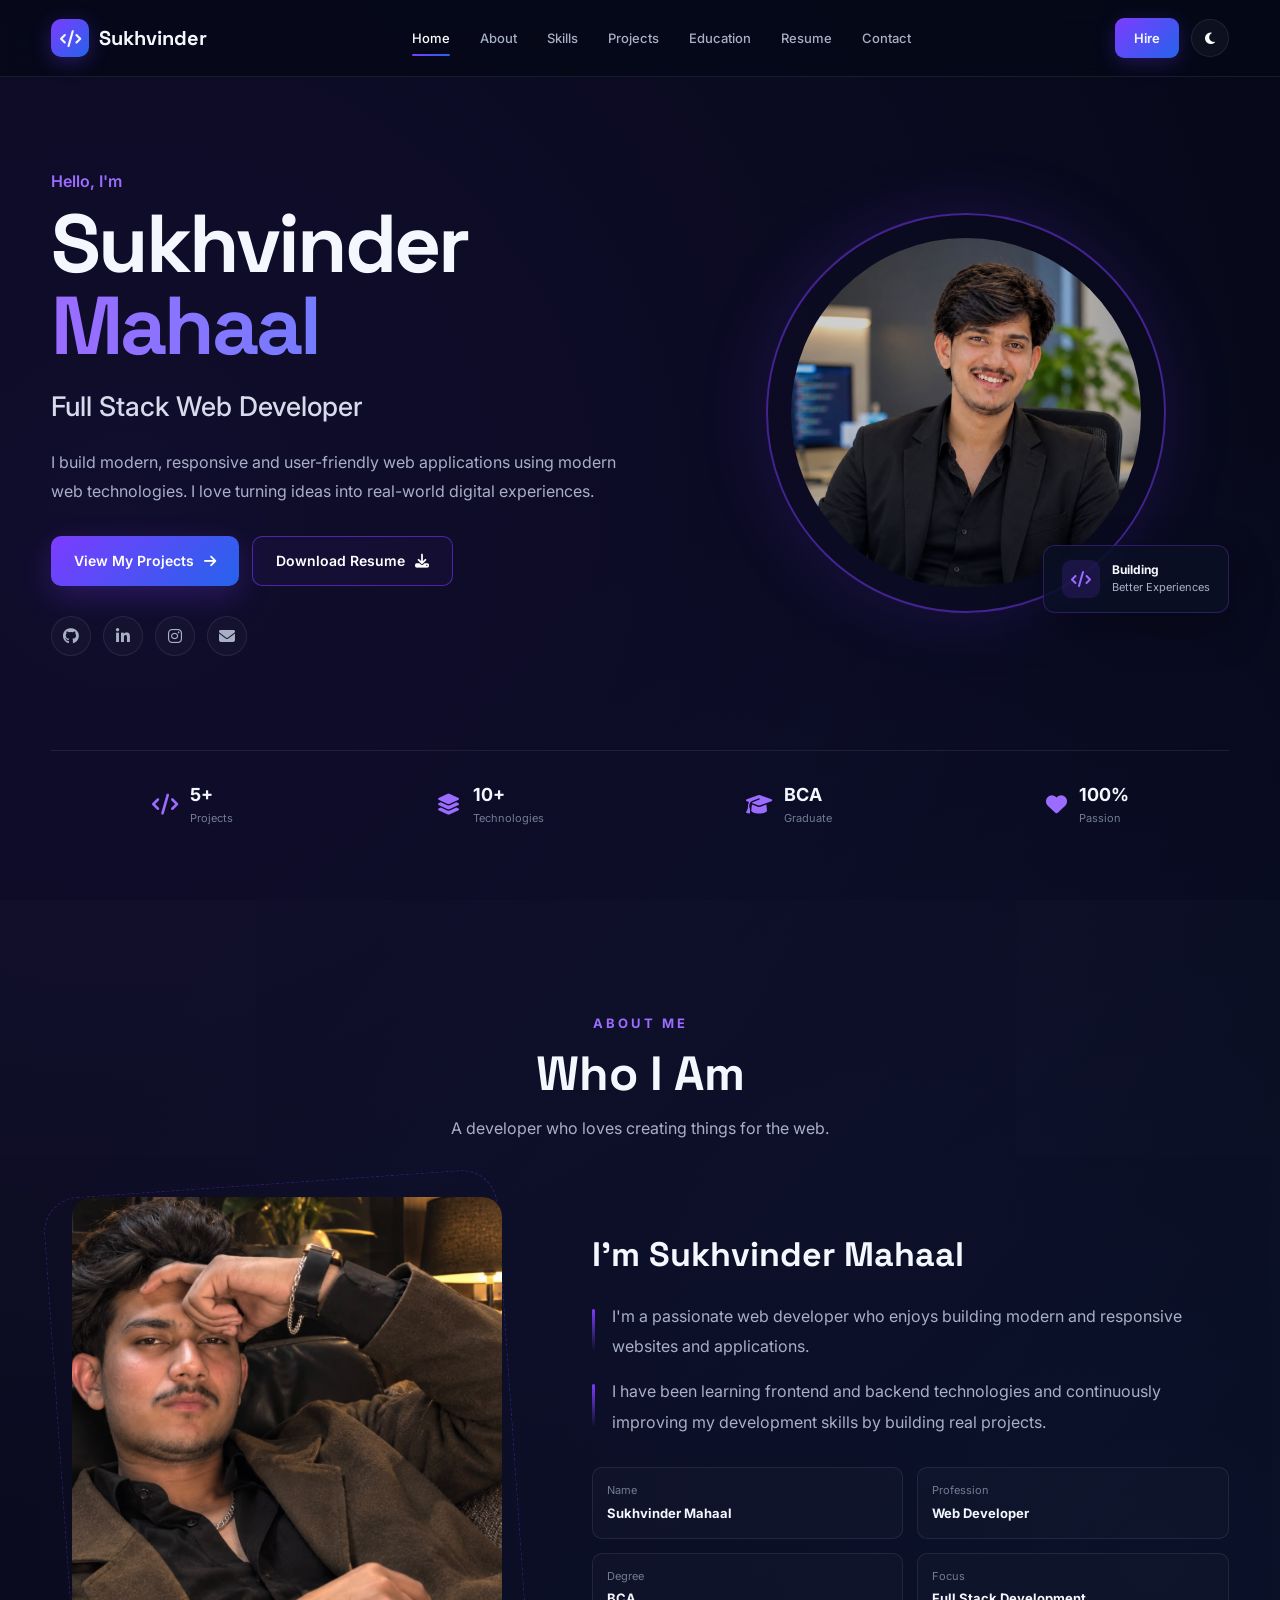
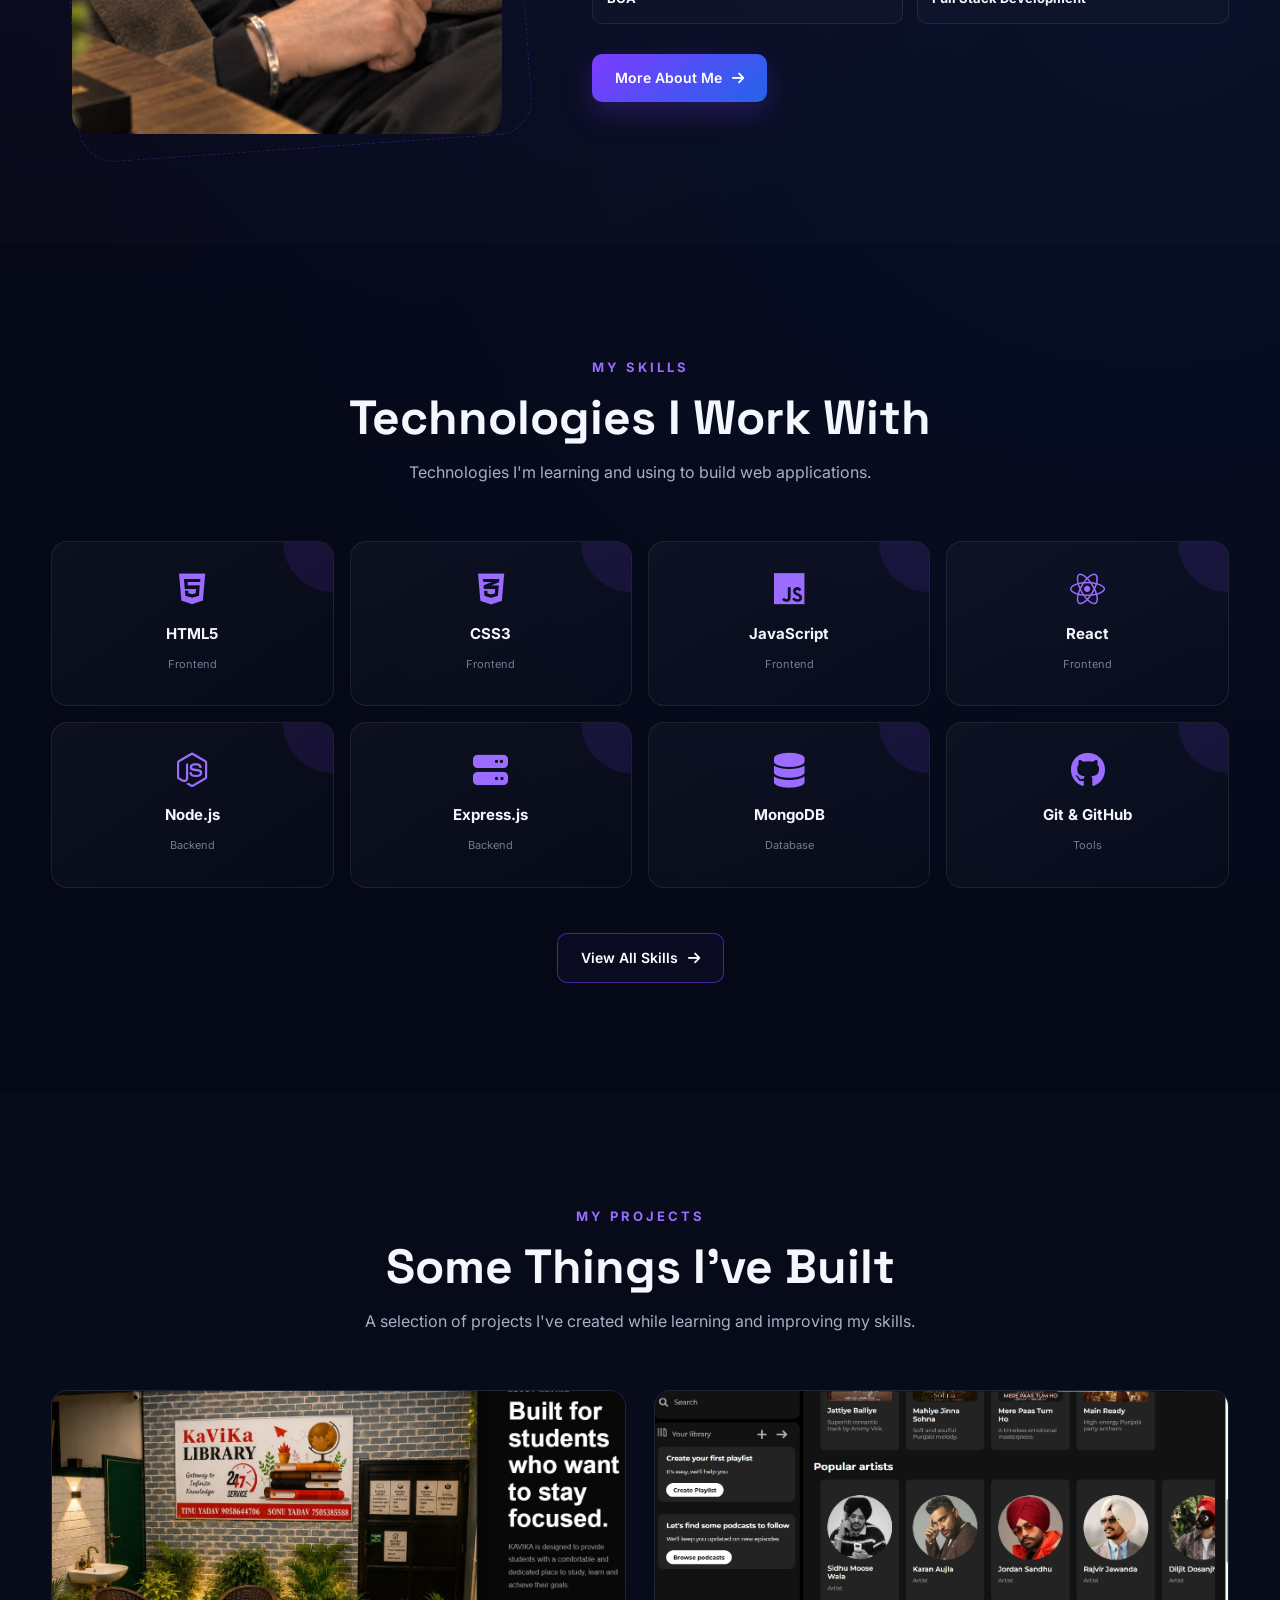
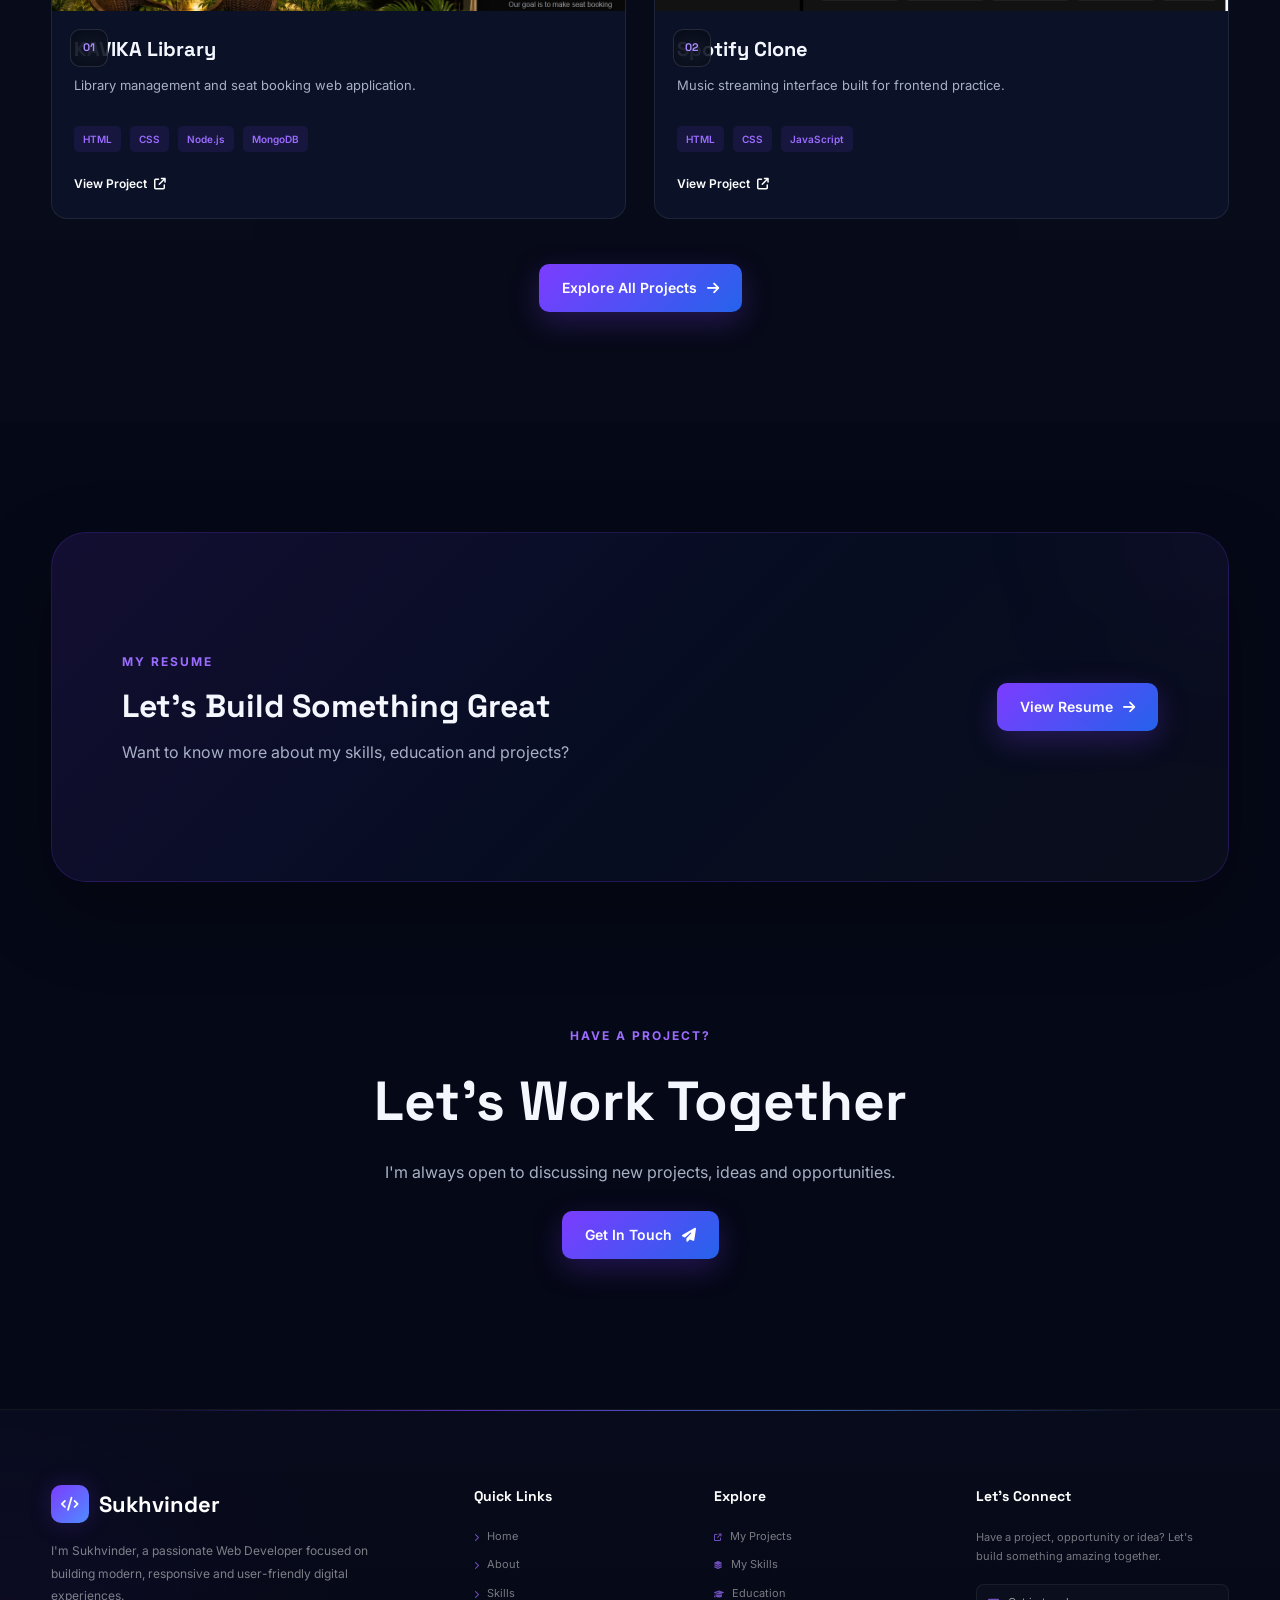
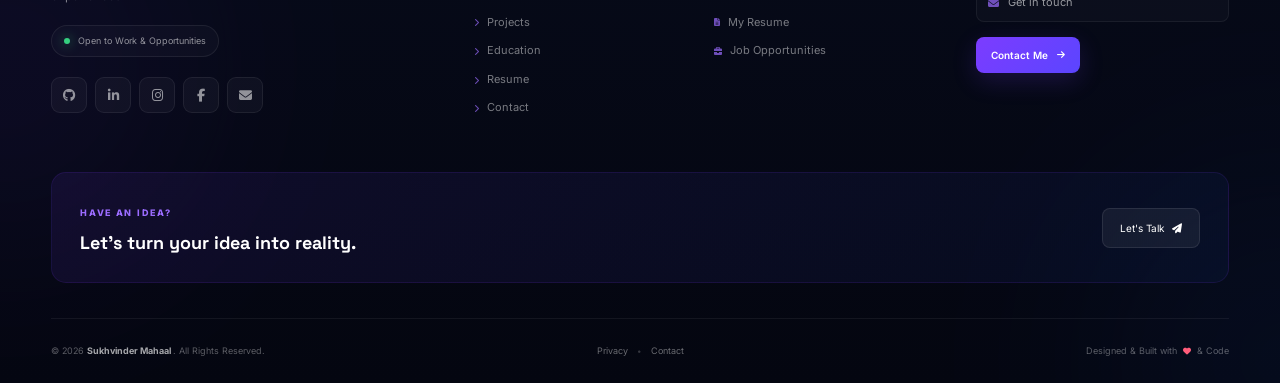
<file: index.html>
<!DOCTYPE html>
<html lang="en">

<head>
    <meta charset="UTF-8">

    <meta
        name="viewport"
        content="width=device-width, initial-scale=1.0"
    >

    <meta
        name="description"
        content="Sukhvinder Mahaal - Full Stack Web Developer Portfolio"
    >

    <title>Sukhvinder Mahaal | Full Stack Developer</title>
  <link rel="icon" type="image/png"  href="images/profile/icon.png">
    <!-- Google Font -->
    <link rel="preconnect" href="https://fonts.googleapis.com">

    <link
        href="https://fonts.googleapis.com/css2?family=Inter:wght@400;500;600;700;800&family=Space+Grotesk:wght@400;500;600;700&display=swap"
        rel="stylesheet"
    >

    <!-- CSS -->
    <link rel="stylesheet" href="css/style.css">
    <link rel="stylesheet" href="css/responsive.css">
    <link rel="stylesheet" href="css/animations.css">

    <!-- Icons -->
    <link
        rel="stylesheet"
        href="https://cdnjs.cloudflare.com/ajax/libs/font-awesome/6.7.2/css/all.min.css"
    >
</head>

<body>

    <div id="navbar"></div>


    <!-- =========================
         HERO SECTION
    ========================== -->

    <main>

        <section class="hero">

            <div class="container hero-container">


                <div class="hero-content">

                    <span class="hero-small-text">
                        Hello, I'm
                    </span>


                    <h1>
                        Sukhvinder
                        <span>Mahaal</span>
                    </h1>


                    <h2>
                        Full Stack Web Developer
                    </h2>


                    <p>
                        I build modern, responsive and user-friendly
                        web applications using modern web technologies.
                        I love turning ideas into real-world digital
                        experiences.
                    </p>


                    <div class="hero-buttons">

                        <!-- PROJECTS -->

                        <a
                            href="pages/projects.html"
                            class="btn btn-primary"
                        >
                            View My Projects
                            <i class="fa-solid fa-arrow-right"></i>
                        </a>


                        <!-- RESUME -->

                        <a 
                              href="/assets/documents/sukhvindra-resume.pdf" 
                            class="btn btn-outline"
                        >
                            Download Resume
                            <i class="fa-solid fa-download"></i>
                        </a>

                    </div>


                    <!-- =========================
                         SOCIAL LINKS
                    ========================== -->

                    <div class="social-links">


                        <!-- GITHUB -->

                        <a
                            href="https://github.com/Sukhvinder-mahaal-13"
                            target="_blank"
                            rel="noopener noreferrer"
                            aria-label="GitHub"
                            title="GitHub"
                        >
                            <i class="fa-brands fa-github"></i>
                        </a>


                        <!-- LINKEDIN -->

                        <a
                            href="https://www.linkedin.com/in/sukhvinder-mahaal-777a13406/"
                            target="_blank"
                            rel="noopener noreferrer"
                            aria-label="LinkedIn"
                            title="LinkedIn"
                        >
                            <i class="fa-brands fa-linkedin-in"></i>
                        </a>


                        <!-- INSTAGRAM -->

                        <a
                            href="https://www.instagram.com/in/jatt__sukhvinder__mahaal"
                            target="_blank"
                            rel="noopener noreferrer"
                            aria-label="Instagram"
                            title="Instagram"
                        >
                            <i class="fa-brands fa-instagram"></i>
                        </a>


                        <!-- EMAIL -->

                        <a
                            href="mailto:sukhimahaal373@gmail.com"
                            aria-label="Email"
                            title="Send me an Email"
                        >
                            <i class="fa-solid fa-envelope"></i>
                        </a>

                    </div>

                </div>



                <!-- =========================
                     HERO IMAGE
                ========================== -->

                <div class="hero-image-area">

                    <div class="hero-circle"></div>

                    <div class="hero-image">

                        <img
                            src="images/profile/profile.jpeg"
                            alt="Sukhvinder Mahaal - Full Stack Web Developer"
                        >

                    </div>


                    <div class="floating-card">

                        <div class="floating-icon">
                            <i class="fa-solid fa-code"></i>
                        </div>

                        <div>
                            <strong>Building</strong>
                            <span>Better Experiences</span>
                        </div>

                    </div>

                </div>

            </div>



            <!-- =========================
                 HERO STATS
            ========================== -->

            <div class="container stats-container">

                <div class="stat-item">

                    <i class="fa-solid fa-code"></i>

                    <div>
                        <strong>5+</strong>
                        <span>Projects</span>
                    </div>

                </div>


                <div class="stat-item">

                    <i class="fa-solid fa-layer-group"></i>

                    <div>
                        <strong>10+</strong>
                        <span>Technologies</span>
                    </div>

                </div>


                <div class="stat-item">

                    <i class="fa-solid fa-graduation-cap"></i>

                    <div>
                        <strong>BCA</strong>
                        <span>Graduate</span>
                    </div>

                </div>


                <div class="stat-item">

                    <i class="fa-solid fa-heart"></i>

                    <div>
                        <strong>100%</strong>
                        <span>Passion</span>
                    </div>

                </div>

            </div>

        </section>



        <!-- =========================
             ABOUT PREVIEW
        ========================== -->

        <section class="about-preview section">

            <div class="container">

                <div class="section-heading">

                    <span>ABOUT ME</span>

                    <h2>
                        Who I Am
                    </h2>

                    <p>
                        A developer who loves creating things
                        for the web.
                    </p>

                </div>


                <div class="about-grid">

                    <div class="about-image">

                        <img
                            src="images/profile/about2.jpeg"
                            alt="About Sukhvinder Mahaal"
                        >

                    </div>


                    <div class="about-content">

                        <h3>
                            I'm Sukhvinder Mahaal
                        </h3>

                        <p>
                            I'm a passionate web developer who enjoys
                            building modern and responsive websites
                            and applications.
                        </p>

                        <p>
                            I have been learning frontend and backend
                            technologies and continuously improving
                            my development skills by building real
                            projects.
                        </p>


                        <div class="about-info">

                            <div>
                                <span>Name</span>
                                <strong>Sukhvinder Mahaal</strong>
                            </div>

                            <div>
                                <span>Profession</span>
                                <strong>Web Developer</strong>
                            </div>

                            <div>
                                <span>Degree</span>
                                <strong>BCA</strong>
                            </div>

                            <div>
                                <span>Focus</span>
                                <strong>Full Stack Development</strong>
                            </div>

                        </div>


                        <a
                            href="pages/about.html"
                            class="btn btn-primary"
                        >
                            More About Me
                            <i class="fa-solid fa-arrow-right"></i>
                        </a>

                    </div>

                </div>

            </div>

        </section>



        <!-- =========================
             SKILLS PREVIEW
        ========================== -->

        <section class="skills-preview section">

            <div class="container">

                <div class="section-heading">

                    <span>MY SKILLS</span>

                    <h2>
                        Technologies I Work With
                    </h2>

                    <p>
                        Technologies I'm learning and using
                        to build web applications.
                    </p>

                </div>


                <div class="skills-grid">


                    <div class="skill-card">
                        <i class="fa-brands fa-html5"></i>
                        <h3>HTML5</h3>
                        <span>Frontend</span>
                    </div>


                    <div class="skill-card">
                        <i class="fa-brands fa-css3-alt"></i>
                        <h3>CSS3</h3>
                        <span>Frontend</span>
                    </div>


                    <div class="skill-card">
                        <i class="fa-brands fa-js"></i>
                        <h3>JavaScript</h3>
                        <span>Frontend</span>
                    </div>


                    <div class="skill-card">
                        <i class="fa-brands fa-react"></i>
                        <h3>React</h3>
                        <span>Frontend</span>
                    </div>


                    <div class="skill-card">
                        <i class="fa-brands fa-node-js"></i>
                        <h3>Node.js</h3>
                        <span>Backend</span>
                    </div>


                    <div class="skill-card">
                        <i class="fa-solid fa-server"></i>
                        <h3>Express.js</h3>
                        <span>Backend</span>
                    </div>


                    <div class="skill-card">
                        <i class="fa-solid fa-database"></i>
                        <h3>MongoDB</h3>
                        <span>Database</span>
                    </div>


                    <div class="skill-card">
                        <i class="fa-brands fa-github"></i>
                        <h3>Git & GitHub</h3>
                        <span>Tools</span>
                    </div>

                </div>


                <div class="center-btn">

                    <a
                        href="pages/skills.html"
                        class="btn btn-outline"
                    >
                        View All Skills
                        <i class="fa-solid fa-arrow-right"></i>
                    </a>

                </div>

            </div>

        </section>



        <!-- =========================
             PROJECTS PREVIEW
        ========================== -->

        <section class="projects-preview section">

            <div class="container">

                <div class="section-heading">

                    <span>MY PROJECTS</span>

                    <h2>
                        Some Things I've Built
                    </h2>

                    <p>
                        A selection of projects I've created
                        while learning and improving my skills.
                    </p>

                </div>


                <div class="projects-grid">


                    <!-- PROJECT 01 -->

                    <article class="project-card">

                        <div class="project-image">

                            <img
                                src="images/projects/project1.png"
                                alt="KAVIKA Library Project"
                            >

                        </div>


                        <div class="project-content">

                            <span class="project-number">
                                01
                            </span>

                            <h3>
                                KAVIKA Library
                            </h3>

                            <p>
                                Library management and seat
                                booking web application.
                            </p>


                            <div class="project-tech">

                                <span>HTML</span>
                                <span>CSS</span>
                                <span>Node.js</span>
                                <span>MongoDB</span>

                            </div>


                            <a
                                href="pages/projects.html"
                                class="project-link"
                            >
                                View Project
                                <i class="fa-solid fa-arrow-up-right-from-square"></i>
                            </a>

                        </div>

                    </article>



                    <!-- PROJECT 02 -->

                    <article class="project-card">

                        <div class="project-image">

                            <img
                                src="images/projects/project8.jpeg"
                                alt="Spotify Clone Project"
                            >

                        </div>


                        <div class="project-content">

                            <span class="project-number">
                                02
                            </span>

                            <h3>
                                Spotify Clone
                            </h3>

                            <p>
                                Music streaming interface
                                built for frontend practice.
                            </p>


                            <div class="project-tech">

                                <span>HTML</span>
                                <span>CSS</span>
                                <span>JavaScript</span>

                            </div>


                            <a
                                href="pages/projects.html"
                                class="project-link"
                            >
                                View Project
                                <i class="fa-solid fa-arrow-up-right-from-square"></i>
                            </a>

                        </div>

                    </article>

                </div>


                <div class="center-btn">

                    <a
                        href="pages/projects.html"
                        class="btn btn-primary"
                    >
                        Explore All Projects
                        <i class="fa-solid fa-arrow-right"></i>
                    </a>

                </div>

            </div>

        </section>



        <!-- =========================
             RESUME CTA
        ========================== -->

        <section class="resume-cta section">

            <div class="container">

                <div class="resume-box">

                    <div>

                        <span>
                            MY RESUME
                        </span>

                        <h2>
                            Let's Build Something Great
                        </h2>

                        <p>
                            Want to know more about my skills,
                            education and projects?
                        </p>

                    </div>


                    <a
                        href="pages/resume.html"
                        class="btn btn-primary"
                    >
                        View Resume
                        <i class="fa-solid fa-arrow-right"></i>
                    </a>

                </div>

            </div>

        </section>



        <!-- =========================
             CONTACT CTA
        ========================== -->

        <section class="contact-cta section">

            <div class="container">

                <div class="contact-box">

                    <span>
                        HAVE A PROJECT?
                    </span>

                    <h2>
                        Let's Work Together
                    </h2>

                    <p>
                        I'm always open to discussing new projects,
                        ideas and opportunities.
                    </p>


                    <a
                        href="pages/contact.html"
                        class="btn btn-primary"
                    >
                        Get In Touch
                        <i class="fa-solid fa-paper-plane"></i>
                    </a>

                </div>

            </div>

        </section>

    </main>


    <div id="footer"></div>


    <!-- JavaScript -->

    <script src="js/main.js"></script>
    <script src="js/animations.js"></script>

</body>

</html>
</file>
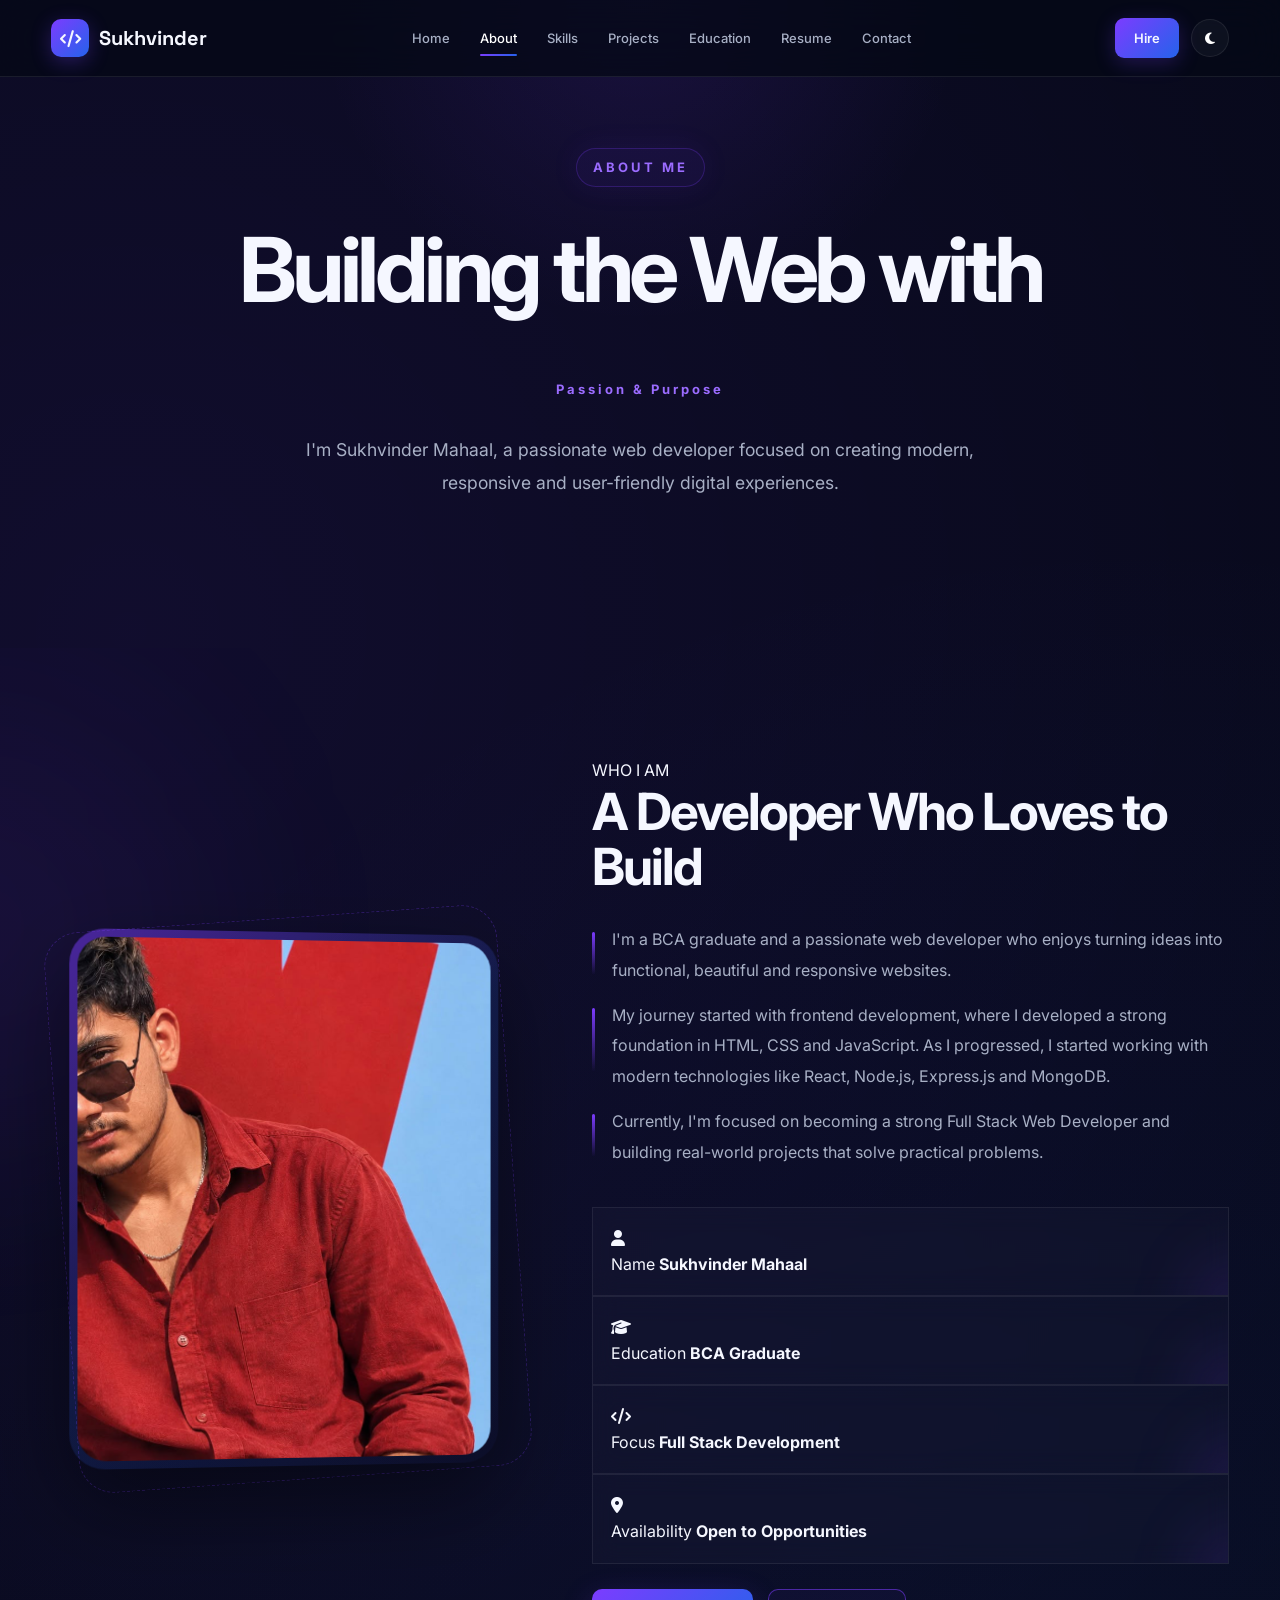
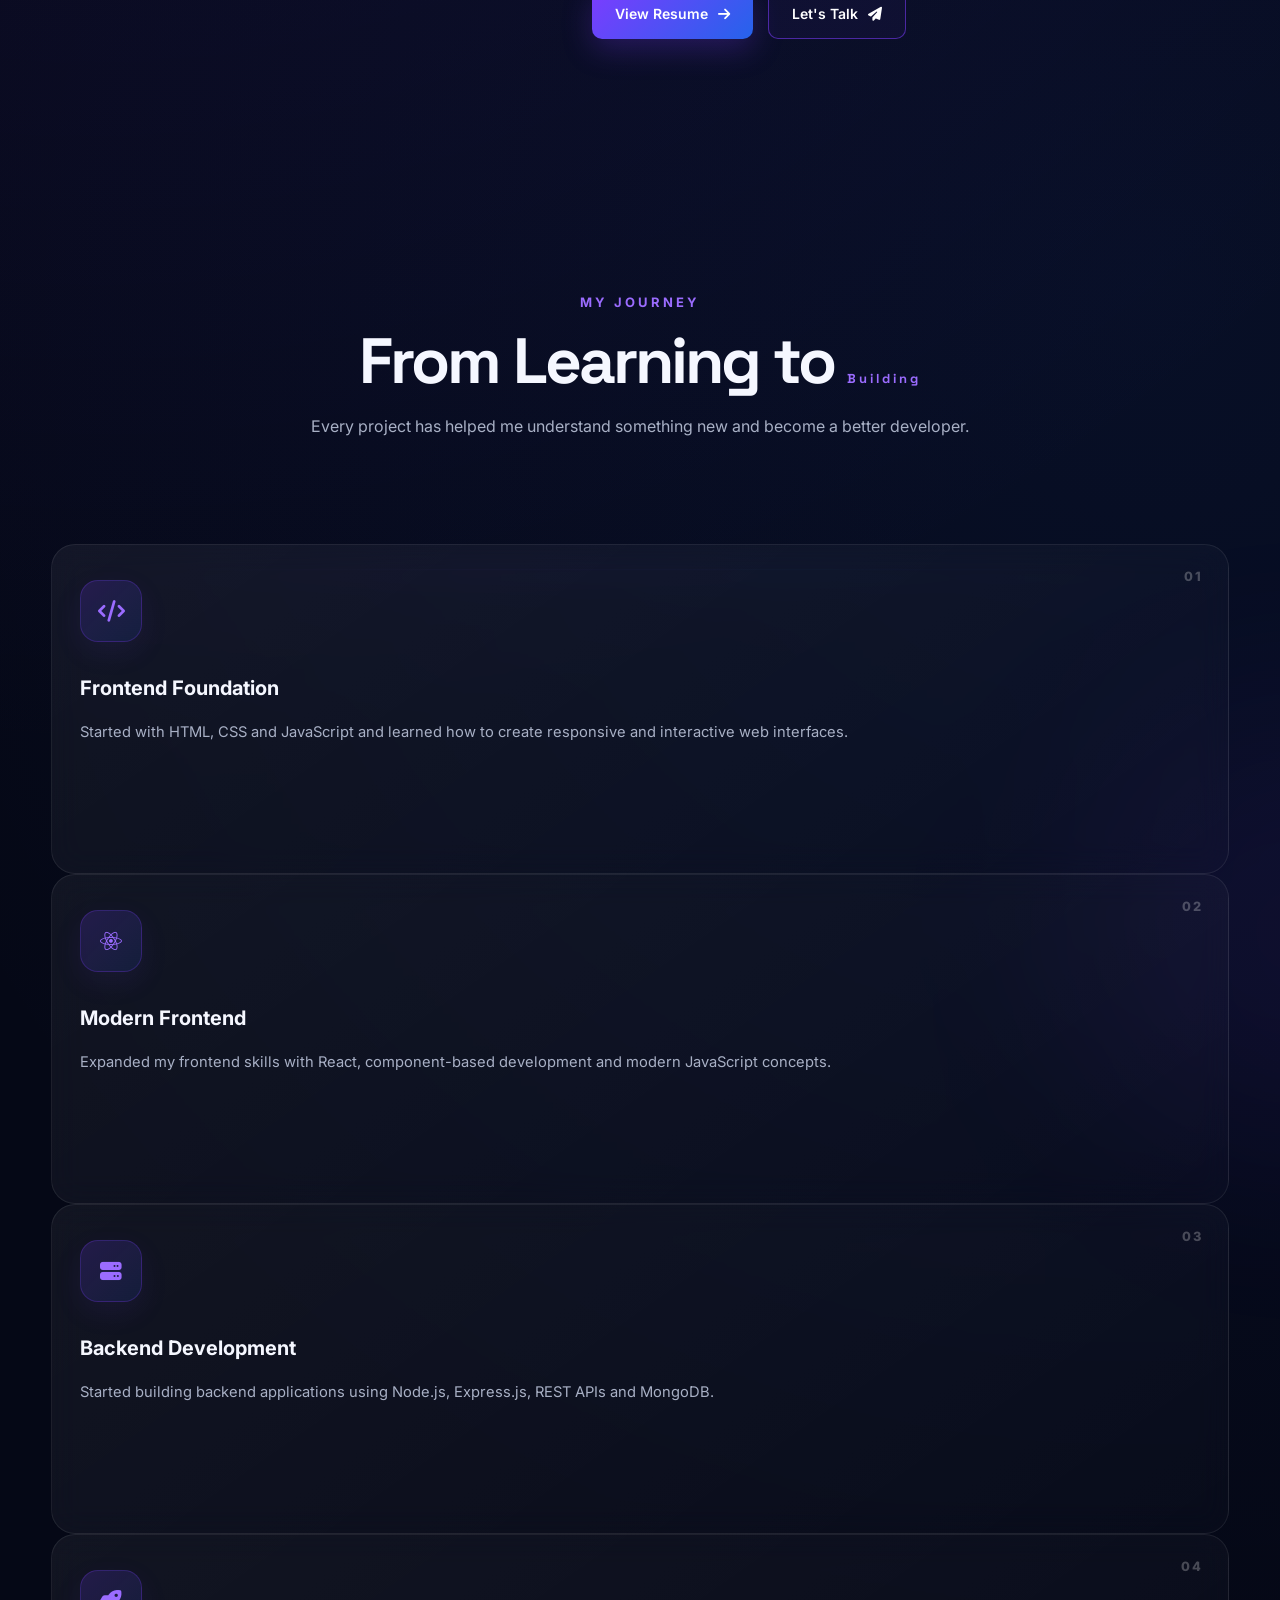
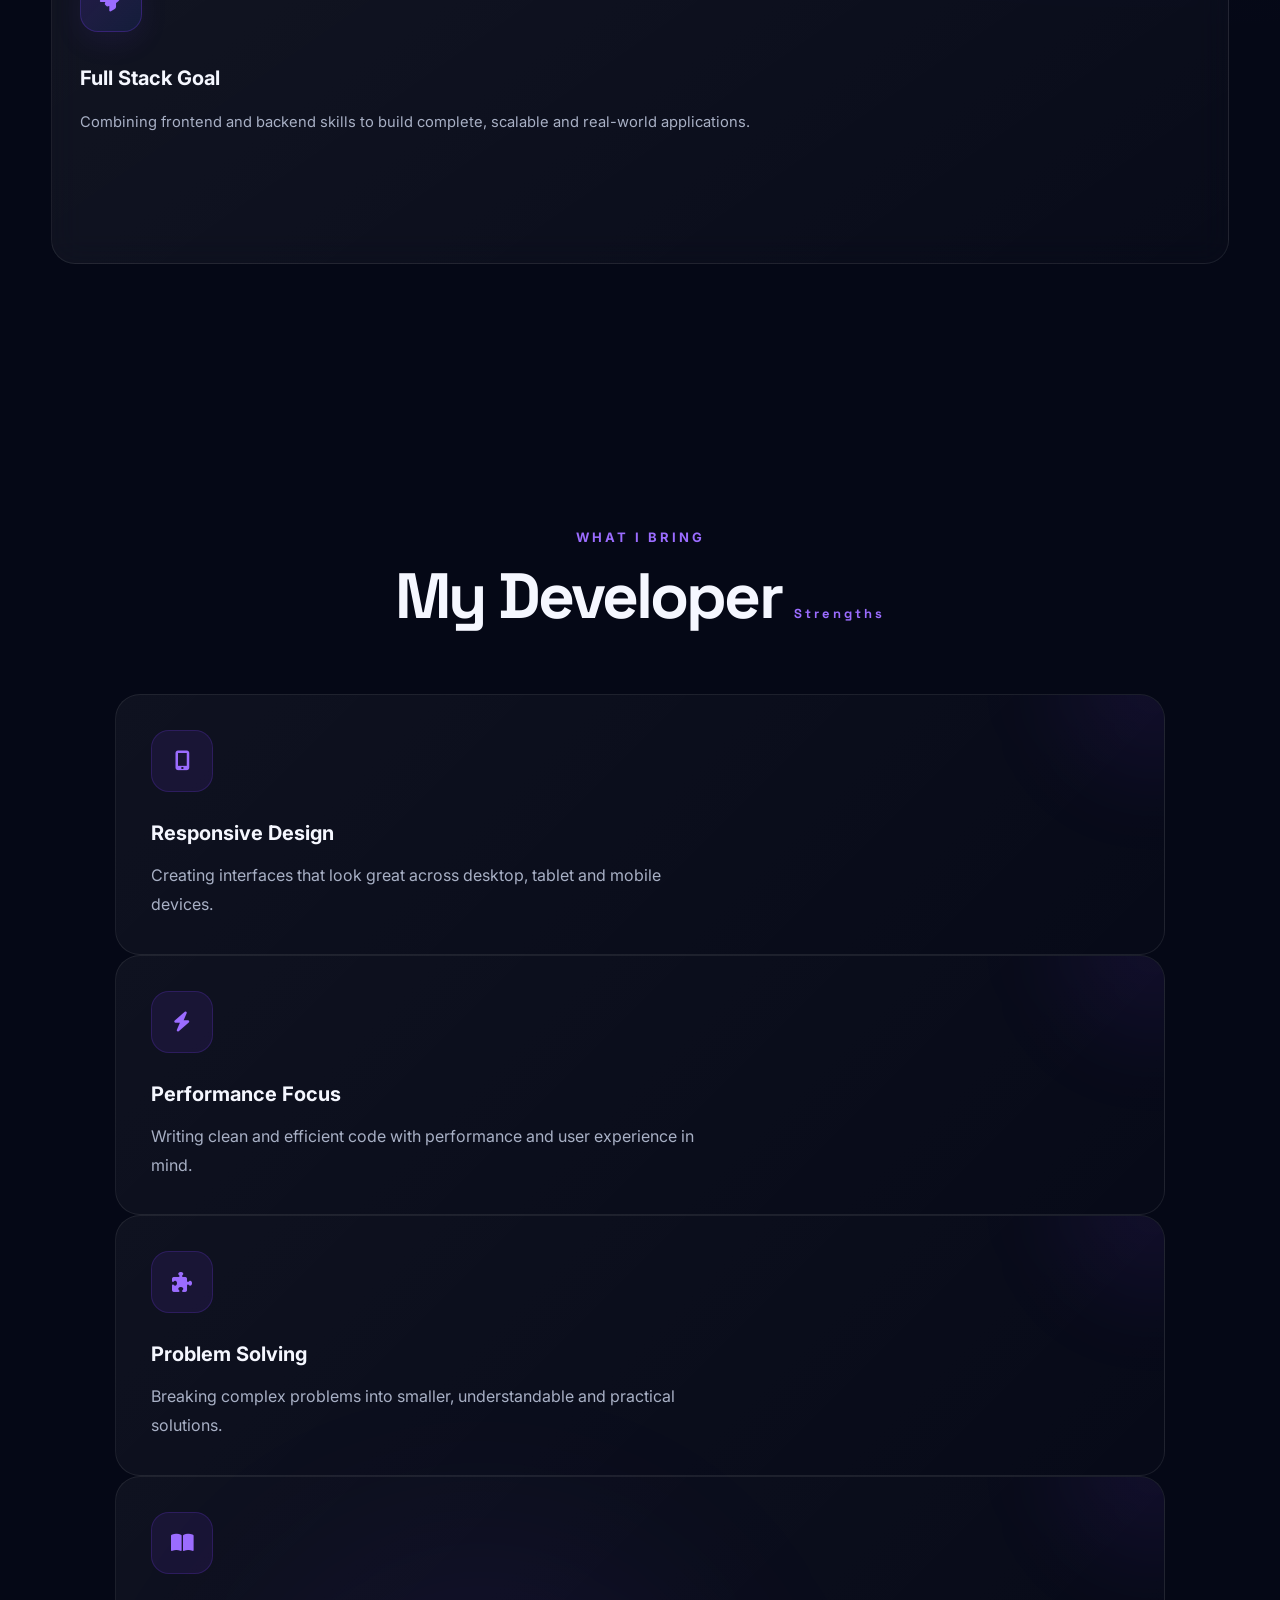
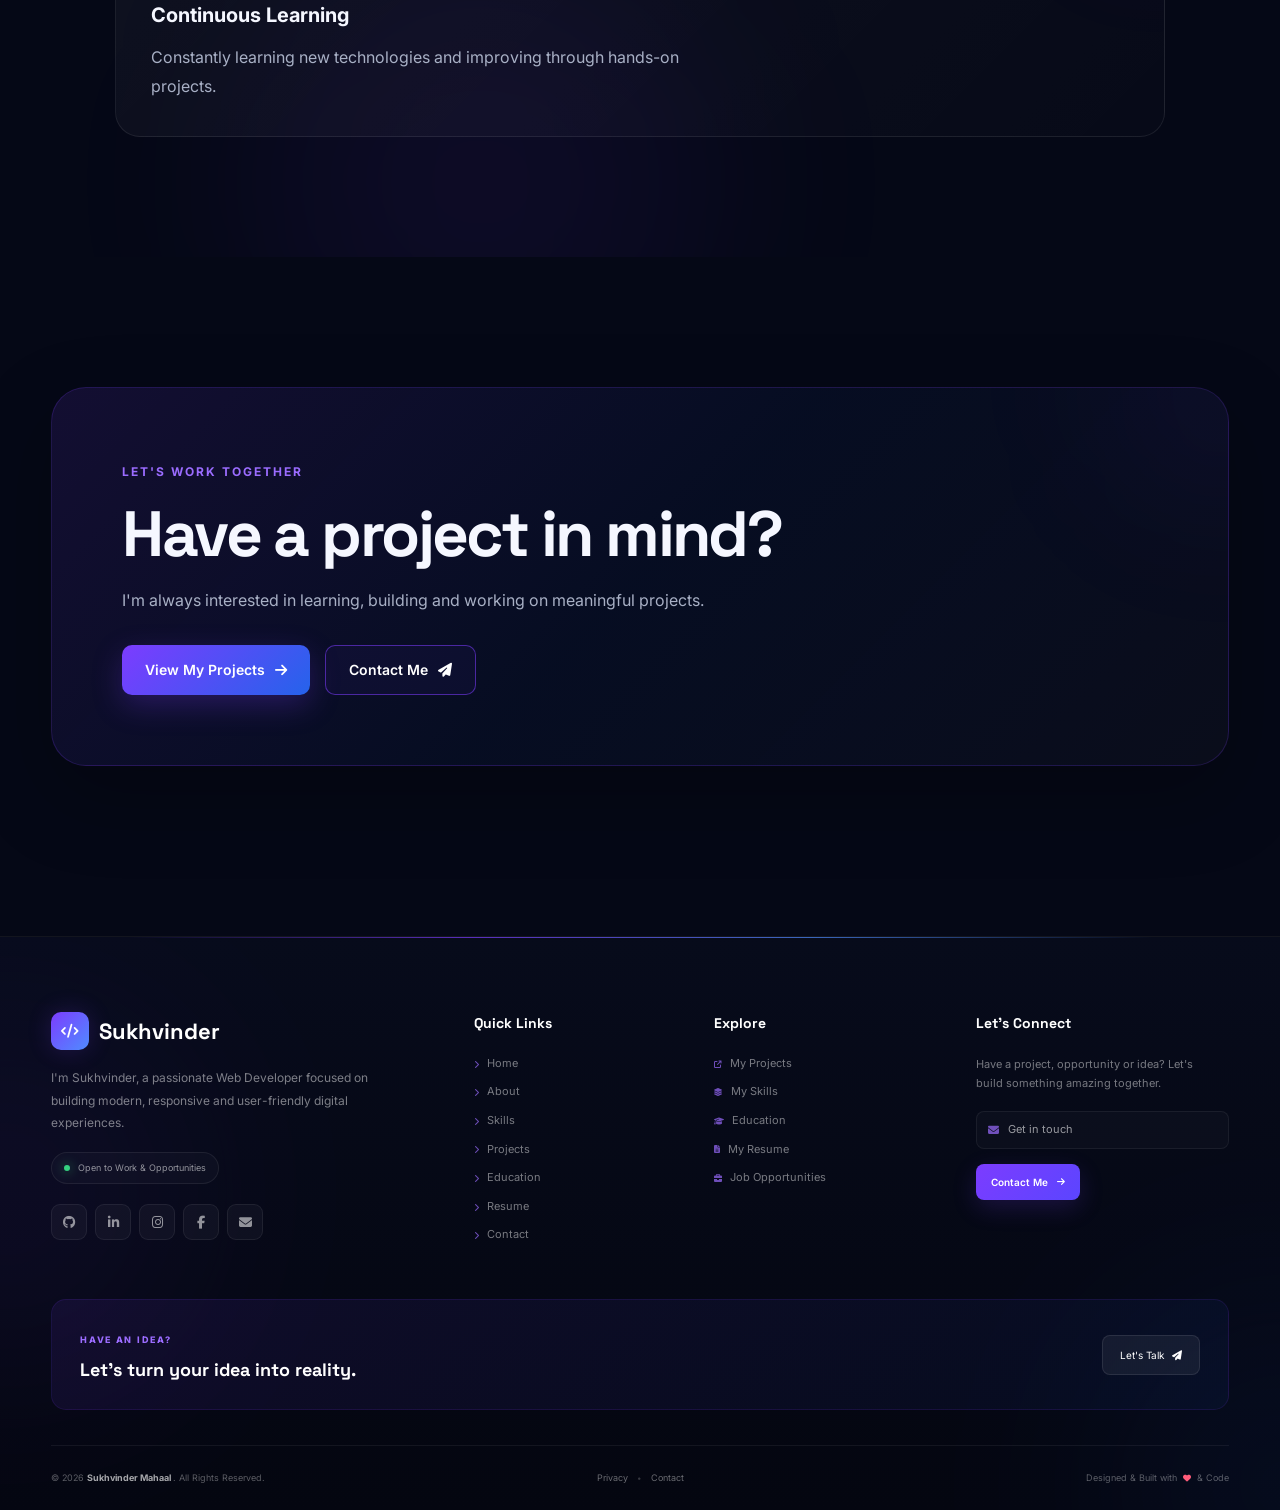
<file: pages/about.html>
<!DOCTYPE html>
<html lang="en">

<head>
    <meta charset="UTF-8">

    <meta name="viewport" content="width=device-width, initial-scale=1.0">

    <meta name="description"
        content="About Sukhvinder Mahaal - Full Stack Web Developer, BCA Graduate and passionate web developer.">

    <meta name="keywords"
        content="Sukhvinder Mahaal, Web Developer, Full Stack Developer, BCA, JavaScript, React, Node.js, MongoDB">

    <meta name="author" content="Sukhvinder Mahaal">

    <title>About | Sukhvinder Mahaal</title>

      <link rel="icon" type="image/png"  href="../images/profile/icon.png">

    <!-- ========================================
         GOOGLE FONTS
    ========================================= -->

    <link rel="preconnect" href="https://fonts.googleapis.com">

    <link rel="preconnect" href="https://fonts.gstatic.com" crossorigin>

    <link
        href="https://fonts.googleapis.com/css2?family=Inter:wght@400;500;600;700;800&family=Space+Grotesk:wght@400;500;600;700&display=swap"
        rel="stylesheet">


    <!-- ========================================
         FONT AWESOME
    ========================================= -->

    <link
        rel="stylesheet"
        href="https://cdnjs.cloudflare.com/ajax/libs/font-awesome/6.5.2/css/all.min.css"
    >


    <!-- ========================================
         CSS
    ========================================= -->

    <link rel="stylesheet" href="../css/style.css">

    <link rel="stylesheet" href="../css/responsive.css">

    <link rel="stylesheet" href="../css/animations.css">

</head>


<body>

<div id="navbar"></div>

    <!-- ========================================
         PAGE HERO
    ========================================= -->

    <main>


        <section class="page-hero section">

            <div class="container">

                <div class="section-heading">

                    <span class="section-tag">
                        ABOUT ME
                    </span>

                    <h1>
                        Building the Web with
                        <span class="gradient-text">
                            Passion & Purpose
                        </span>
                    </h1>

                    <p>
                        I'm Sukhvinder Mahaal, a passionate web developer
                        focused on creating modern, responsive and
                        user-friendly digital experiences.
                    </p>

                </div>

            </div>

        </section>



        <!-- ========================================
             ABOUT INTRO
        ========================================= -->

        <section class="section about-main">

            <div class="container about-grid">


                <!-- IMAGE -->

                <div class="about-image scroll-reveal">

                    <div class="about-image-wrapper">

                        <img
                            src="../images/profile/about.jpeg"
                            alt="Sukhvinder Mahaal"
                        >

                    </div>

                    <div class="about-image-glow"></div>

                </div>


                <!-- CONTENT -->

                <div class="about-content scroll-reveal">

                    <span class="section-tag">
                        WHO I AM
                    </span>

                    <h2>
                        A Developer Who
                        <span class="gradient-text">
                            Loves to Build
                        </span>
                    </h2>

                    <p>
                        I'm a BCA graduate and a passionate web developer
                        who enjoys turning ideas into functional,
                        beautiful and responsive websites.
                    </p>

                    <p>
                        My journey started with frontend development,
                        where I developed a strong foundation in HTML,
                        CSS and JavaScript. As I progressed, I started
                        working with modern technologies like React,
                        Node.js, Express.js and MongoDB.
                    </p>

                    <p>
                        Currently, I'm focused on becoming a strong
                        Full Stack Web Developer and building real-world
                        projects that solve practical problems.
                    </p>


                    <!-- QUICK INFO -->

                    <div class="about-info-grid">


                        <div class="about-info-item">

                            <i class="fa-solid fa-user"></i>

                            <div>

                                <span>Name</span>

                                <strong>
                                    Sukhvinder Mahaal
                                </strong>

                            </div>

                        </div>


                        <div class="about-info-item">

                            <i class="fa-solid fa-graduation-cap"></i>

                            <div>

                                <span>Education</span>

                                <strong>
                                    BCA Graduate
                                </strong>

                            </div>

                        </div>


                        <div class="about-info-item">

                            <i class="fa-solid fa-code"></i>

                            <div>

                                <span>Focus</span>

                                <strong>
                                    Full Stack Development
                                </strong>

                            </div>

                        </div>


                        <div class="about-info-item">

                            <i class="fa-solid fa-location-dot"></i>

                            <div>

                                <span>Availability</span>

                                <strong>
                                    Open to Opportunities
                                </strong>

                            </div>

                        </div>

                    </div>


                    <!-- BUTTONS -->

                    <div class="about-buttons">

                        <a
                            href="resume.html"
                            class="btn btn-primary"
                        >

                            View Resume

                            <i class="fa-solid fa-arrow-right"></i>

                        </a>

                        <a
                            href="contact.html"
                            class="btn btn-outline"
                        >

                            Let's Talk

                            <i class="fa-solid fa-paper-plane"></i>

                        </a>

                    </div>

                </div>

            </div>

        </section>



        <!-- ========================================
             JOURNEY
        ========================================= -->

        <section class="section journey-section">

            <div class="container">


                <div class="section-heading">

                    <span class="section-tag">
                        MY JOURNEY
                    </span>

                    <h2>
                        From Learning to
                        <span class="gradient-text">
                            Building
                        </span>
                    </h2>

                    <p>
                        Every project has helped me understand something
                        new and become a better developer.
                    </p>

                </div>


                <div class="journey-grid">


                    <!-- STEP 1 -->

                    <div class="journey-card scroll-reveal">

                        <div class="journey-number">
                            01
                        </div>

                        <div class="journey-icon">

                            <i class="fa-solid fa-code"></i>

                        </div>

                        <h3>
                            Frontend Foundation
                        </h3>

                        <p>
                            Started with HTML, CSS and JavaScript and
                            learned how to create responsive and
                            interactive web interfaces.
                        </p>

                    </div>


                    <!-- STEP 2 -->

                    <div class="journey-card scroll-reveal">

                        <div class="journey-number">
                            02
                        </div>

                        <div class="journey-icon">

                            <i class="fa-brands fa-react"></i>

                        </div>

                        <h3>
                            Modern Frontend
                        </h3>

                        <p>
                            Expanded my frontend skills with React,
                            component-based development and modern
                            JavaScript concepts.
                        </p>

                    </div>


                    <!-- STEP 3 -->

                    <div class="journey-card scroll-reveal">

                        <div class="journey-number">
                            03
                        </div>

                        <div class="journey-icon">

                            <i class="fa-solid fa-server"></i>

                        </div>

                        <h3>
                            Backend Development
                        </h3>

                        <p>
                            Started building backend applications using
                            Node.js, Express.js, REST APIs and MongoDB.
                        </p>

                    </div>


                    <!-- STEP 4 -->

                    <div class="journey-card scroll-reveal">

                        <div class="journey-number">
                            04
                        </div>

                        <div class="journey-icon">

                            <i class="fa-solid fa-rocket"></i>

                        </div>

                        <h3>
                            Full Stack Goal
                        </h3>

                        <p>
                            Combining frontend and backend skills to
                            build complete, scalable and real-world
                            applications.
                        </p>

                    </div>

                </div>

            </div>

        </section>



        <!-- ========================================
             STRENGTHS
        ========================================= -->

        <section class="section strengths-section">

            <div class="container">


                <div class="section-heading">

                    <span class="section-tag">
                        WHAT I BRING
                    </span>

                    <h2>
                        My Developer
                        <span class="gradient-text">
                            Strengths
                        </span>
                    </h2>

                </div>


                <div class="strengths-grid">


                    <div class="strength-card scroll-reveal">

                        <div class="strength-icon">

                            <i class="fa-solid fa-mobile-screen-button"></i>

                        </div>

                        <h3>
                            Responsive Design
                        </h3>

                        <p>
                            Creating interfaces that look great across
                            desktop, tablet and mobile devices.
                        </p>

                    </div>


                    <div class="strength-card scroll-reveal">

                        <div class="strength-icon">

                            <i class="fa-solid fa-bolt"></i>

                        </div>

                        <h3>
                            Performance Focus
                        </h3>

                        <p>
                            Writing clean and efficient code with
                            performance and user experience in mind.
                        </p>

                    </div>


                    <div class="strength-card scroll-reveal">

                        <div class="strength-icon">

                            <i class="fa-solid fa-puzzle-piece"></i>

                        </div>

                        <h3>
                            Problem Solving
                        </h3>

                        <p>
                            Breaking complex problems into smaller,
                            understandable and practical solutions.
                        </p>

                    </div>


                    <div class="strength-card scroll-reveal">

                        <div class="strength-icon">

                            <i class="fa-solid fa-book-open"></i>

                        </div>

                        <h3>
                            Continuous Learning
                        </h3>

                        <p>
                            Constantly learning new technologies and
                            improving through hands-on projects.
                        </p>

                    </div>

                </div>

            </div>

        </section>



        <!-- ========================================
             CTA
        ========================================= -->

        <section class="section">

            <div class="container">

                <div class="resume-box scroll-reveal">

                    <div class="resume-content">

                        <span class="section-tag">
                            LET'S WORK TOGETHER
                        </span>

                        <h2>
                            Have a project in mind?
                        </h2>

                        <p>
                            I'm always interested in learning,
                            building and working on meaningful
                            projects.
                        </p>

                        <div class="resume-buttons">

                            <a
                                href="projects.html"
                                class="btn btn-primary"
                            >

                                View My Projects

                                <i class="fa-solid fa-arrow-right"></i>

                            </a>

                            <a
                                href="contact.html"
                                class="btn btn-outline"
                            >

                                Contact Me

                                <i class="fa-solid fa-paper-plane"></i>

                            </a>

                        </div>

                    </div>

                </div>

            </div>

        </section>

    </main>


<div id="footer"></div>



    <!-- ========================================
         JAVASCRIPT
    ========================================= -->

    <script src="../js/main.js"></script>

    <script src="../js/animations.js"></script>

</body>

</html>
</file>
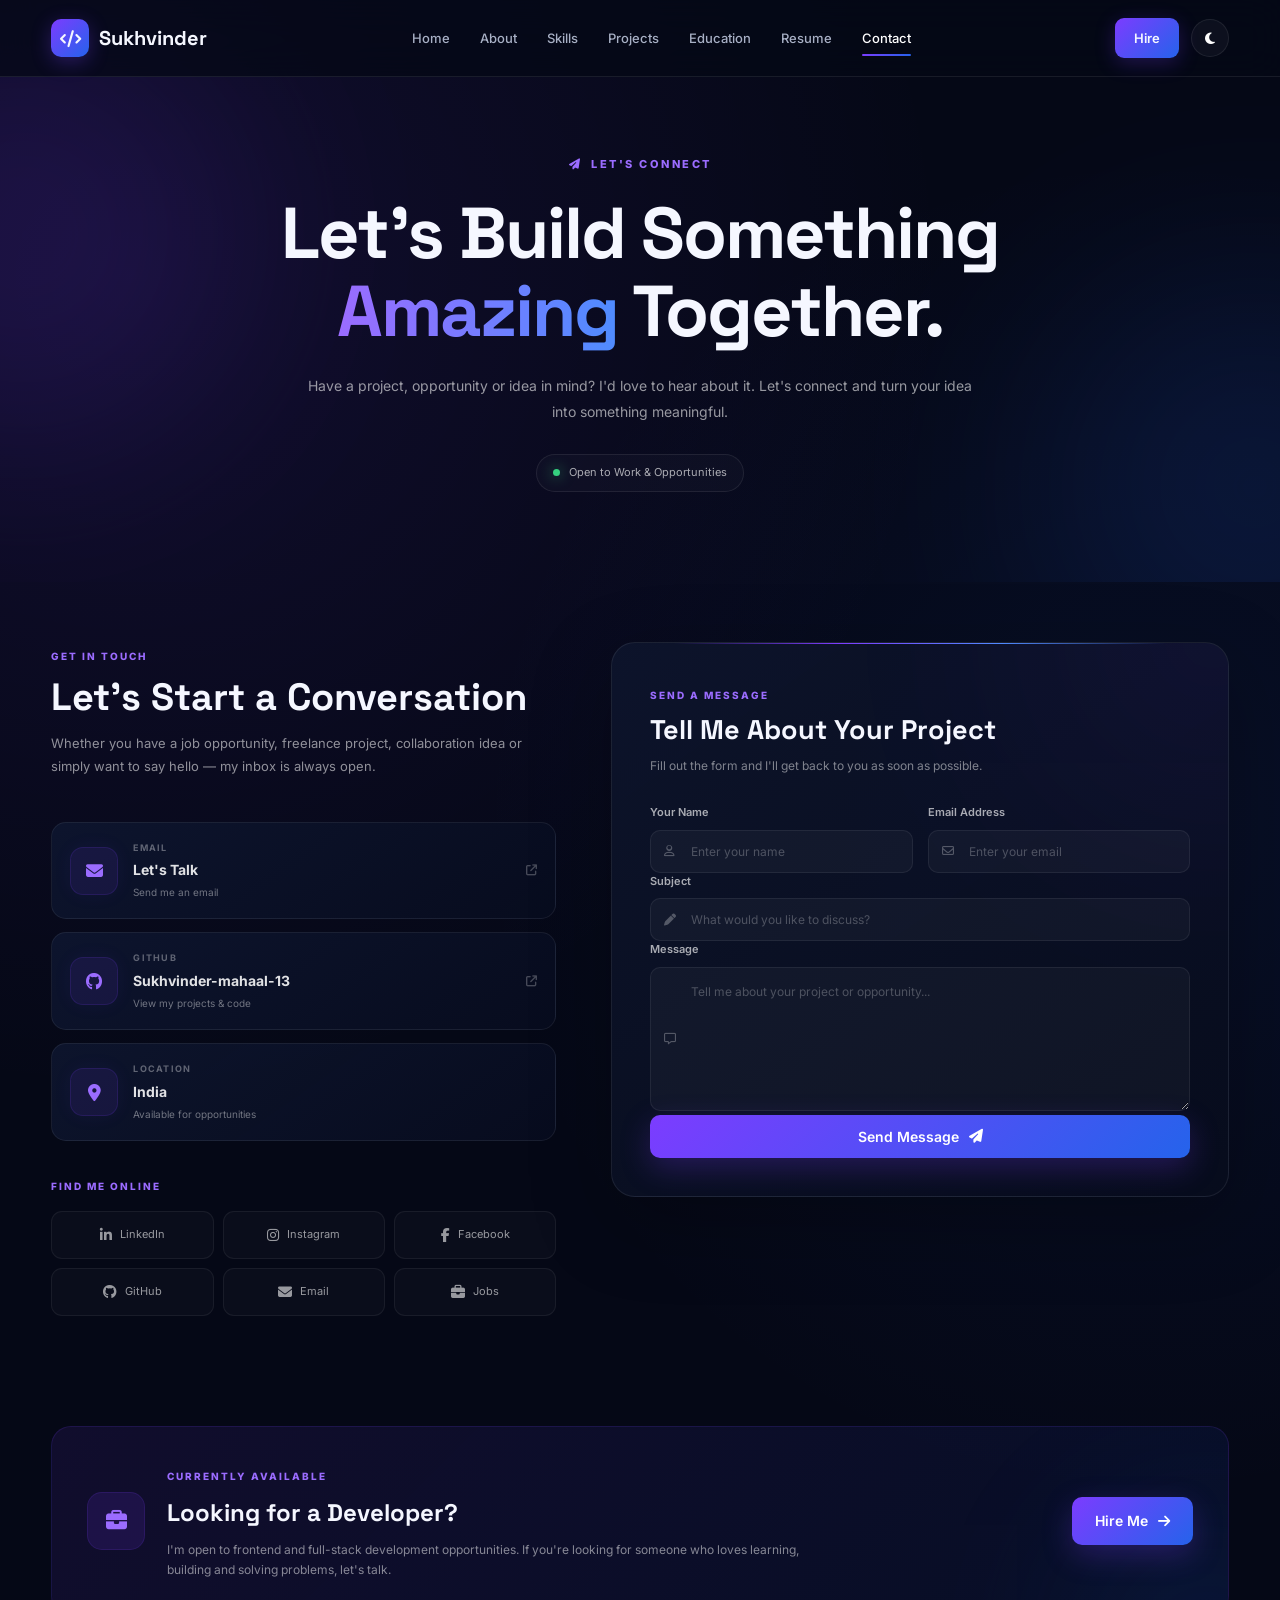
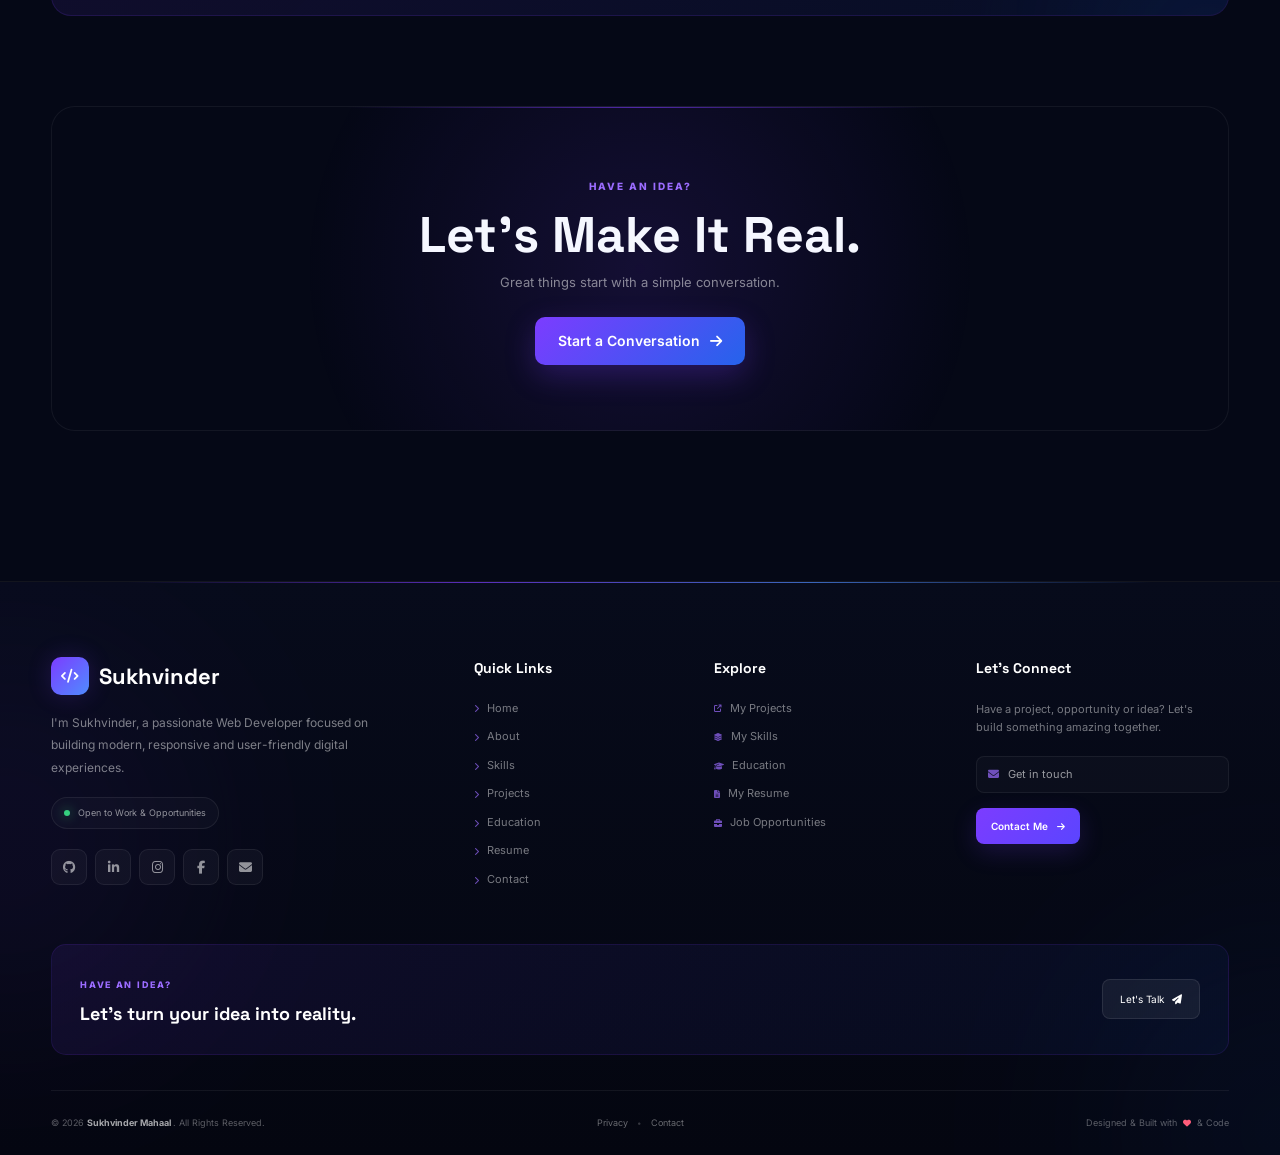
<file: pages/contact.html>
<!DOCTYPE html>
<html lang="en">

<head>

    <meta charset="UTF-8">

    <meta
        name="viewport"
        content="width=device-width, initial-scale=1.0"
    >

    <meta
        name="description"
        content="Contact Sukhvinder Mahaal - Full Stack Web Developer"
    >

    <title>Contact | Sukhvinder Mahaal</title>

      <link rel="icon" type="image/png"  href="../images/profile/icon.png">

    <!-- Google Fonts -->

    <link rel="preconnect" href="https://fonts.googleapis.com">

    <link
        href="https://fonts.googleapis.com/css2?family=Inter:wght@400;500;600;700;800&family=Space+Grotesk:wght@400;500;600;700&display=swap"
        rel="stylesheet"
    >


    <!-- Font Awesome -->

    <link
        rel="stylesheet"
        href="https://cdnjs.cloudflare.com/ajax/libs/font-awesome/6.7.2/css/all.min.css"
    >


    <!-- CSS -->

    <link rel="stylesheet" href="../css/style.css">
    <link rel="stylesheet" href="../css/responsive.css">
    <link rel="stylesheet" href="../css/animations.css">

</head>


<body>


    <!-- =========================
         COMMON NAVBAR
    ========================== -->

    <div id="navbar"></div>



    <main>


        <!-- =========================
             CONTACT HERO
        ========================== -->

        <section class="contact-page-hero">

            <div class="contact-glow glow-one"></div>
            <div class="contact-glow glow-two"></div>


            <div class="container contact-hero-content">

                <span class="contact-label">

                    <i class="fa-solid fa-paper-plane"></i>

                    LET'S CONNECT

                </span>


                <h1>

                    Let's Build Something

                    <span>Amazing</span>

                    Together.

                </h1>


                <p>

                    Have a project, opportunity or idea in mind?

                    I'd love to hear about it. Let's connect and

                    turn your idea into something meaningful.

                </p>


                <div class="contact-status">

                    <span class="status-dot"></span>

                    <span>Open to Work & Opportunities</span>

                </div>

            </div>

        </section>



        <!-- =========================
             CONTACT MAIN
        ========================== -->

        <section class="contact-main section">

            <div class="container">


                <div class="contact-grid">


                    <!-- =========================
                         LEFT SIDE
                    ========================== -->

                    <div class="contact-info">


                        <div class="contact-section-heading">

                            <span>
                                GET IN TOUCH
                            </span>

                            <h2>
                                Let's Start a Conversation
                            </h2>

                            <p>
                                Whether you have a job opportunity,
                                freelance project, collaboration idea
                                or simply want to say hello — my inbox
                                is always open.
                            </p>

                        </div>



                        <!-- EMAIL -->

                        <a
                            href="mailto:sukhimahaal373@gmail.com"
                            class="contact-info-card scroll-reveal"
                        >

                            <div class="contact-card-icon">

                                <i class="fa-solid fa-envelope"></i>

                            </div>


                            <div>

                                <span>
                                    EMAIL
                                </span>

                                <h3>
                                    Let's Talk
                                </h3>

                                <p>
                                    Send me an email
                                </p>

                            </div>


                            <i class="fa-solid fa-arrow-up-right-from-square contact-arrow"></i>

                        </a>



                        <!-- GITHUB -->

                        <a
                            href="https://github.com/Sukhvinder-mahaal-13"
                            target="_blank"
                            rel="noopener noreferrer"
                            class="contact-info-card scroll-reveal"
                        >

                            <div class="contact-card-icon">

                                <i class="fa-brands fa-github"></i>

                            </div>


                            <div>

                                <span>
                                    GITHUB
                                </span>

                                <h3>
                                    Sukhvinder-mahaal-13
                                </h3>

                                <p>
                                    View my projects & code
                                </p>

                            </div>


                            <i class="fa-solid fa-arrow-up-right-from-square contact-arrow"></i>

                        </a>



                        <!-- LOCATION -->

                        <div class="contact-info-card scroll-reveal">

                            <div class="contact-card-icon">

                                <i class="fa-solid fa-location-dot"></i>

                            </div>


                            <div>

                                <span>
                                    LOCATION
                                </span>

                                <h3>
                                    India
                                </h3>

                                <p>
                                    Available for opportunities
                                </p>

                            </div>

                        </div>



                        <!-- =========================
                             SOCIAL MEDIA
                        ========================== -->

                        <div class="social-section scroll-reveal">

                            <span>
                                FIND ME ONLINE
                            </span>


                            <div class="social-grid">


                                <!-- LINKEDIN -->

                                <a
                                    href="https://www.linkedin.com/in/sukhvinder-mahaal-777a13406/"
                                    target="_blank"
                                    rel="noopener noreferrer"
                                    class="social-card linkedin"
                                    aria-label="LinkedIn"
                                >

                                    <i class="fa-brands fa-linkedin-in"></i>

                                    <span>
                                        LinkedIn
                                    </span>

                                </a>



                                <!-- INSTAGRAM -->

                                <a
                                    href="https://www.instagram.com/in/jatt__sukhvinder__mahaal"
                                    target="_blank"
                                    rel="noopener noreferrer"
                                    class="social-card instagram"
                                    aria-label="Instagram"
                                >

                                    <i class="fa-brands fa-instagram"></i>

                                    <span>
                                        Instagram
                                    </span>

                                </a>



                                <!-- FACEBOOK -->

                                <a
                                    href="https://www.facebook.com/sukhvinder.jatt.359"
                                    target="_blank"
                                    rel="noopener noreferrer"
                                    class="social-card facebook"
                                    aria-label="Facebook"
                                >

                                    <i class="fa-brands fa-facebook-f"></i>

                                    <span>
                                        Facebook
                                    </span>

                                </a>



                                <!-- GITHUB -->

                                <a
                                    href="https://github.com/Sukhvinder-mahaal-13"
                                    target="_blank"
                                    rel="noopener noreferrer"
                                    class="social-card github"
                                    aria-label="GitHub"
                                >

                                    <i class="fa-brands fa-github"></i>

                                    <span>
                                        GitHub
                                    </span>

                                </a>



                                <!-- EMAIL -->

                                <a
                                    href="mailto:sukhimahaal373@gmail.com"
                                    class="social-card email"
                                    aria-label="Email"
                                >

                                    <i class="fa-solid fa-envelope"></i>

                                    <span>
                                        Email
                                    </span>

                                </a>



                                <!-- JOB -->

                                <a
                                    href="#job"
                                    class="social-card job"
                                    aria-label="Job Opportunities"
                                >

                                    <i class="fa-solid fa-briefcase"></i>

                                    <span>
                                        Jobs
                                    </span>

                                </a>

                            </div>

                        </div>

                    </div>



                    <!-- =========================
                         RIGHT SIDE FORM
                    ========================== -->

                    <div class="contact-form-wrapper scroll-reveal">


                        <div class="form-glow"></div>


                        <div class="contact-form-header">

                            <span>
                                SEND A MESSAGE
                            </span>

                            <h2>
                                Tell Me About Your Project
                            </h2>

                            <p>
                                Fill out the form and I'll get back
                                to you as soon as possible.
                            </p>

                        </div>



                        <!-- =========================
                             CONTACT FORM
                        ========================== -->

                        <form
                            action="https://formsubmit.co/sukhimahaal373@gmail.com"
                            method="POST"
                        >

                            <!-- FormSubmit Settings -->

                            <input
                                type="hidden"
                                name="_subject"
                                value="New Message From Your Portfolio Website"
                            >

                            <input
                                type="hidden"
                                name="_captcha"
                                value="false"
                            >

                            <input
                                type="hidden"
                                name="_template"
                                value="table"
                            >


                            <div class="form-row">


                                <!-- NAME -->

                                <div class="form-group">

                                    <label for="name">
                                        Your Name
                                    </label>

                                    <div class="input-box">

                                        <i class="fa-regular fa-user"></i>

                                        <input
                                            type="text"
                                            id="name"
                                            name="name"
                                            placeholder="Enter your name"
                                            required
                                        >

                                    </div>

                                </div>



                                <!-- EMAIL -->

                                <div class="form-group">

                                    <label for="email">
                                        Email Address
                                    </label>

                                    <div class="input-box">

                                        <i class="fa-regular fa-envelope"></i>

                                        <input
                                            type="email"
                                            id="email"
                                            name="email"
                                            placeholder="Enter your email"
                                            required
                                        >

                                    </div>

                                </div>

                            </div>



                            <!-- SUBJECT -->

                            <div class="form-group">

                                <label for="subject">
                                    Subject
                                </label>

                                <div class="input-box">

                                    <i class="fa-solid fa-pen"></i>

                                    <input
                                        type="text"
                                        id="subject"
                                        name="subject"
                                        placeholder="What would you like to discuss?"
                                        required
                                    >

                                </div>

                            </div>



                            <!-- MESSAGE -->

                            <div class="form-group">

                                <label for="message">
                                    Message
                                </label>

                                <div class="input-box textarea-box">

                                    <i class="fa-regular fa-message"></i>

                                    <textarea
                                        id="message"
                                        name="message"
                                        rows="6"
                                        placeholder="Tell me about your project or opportunity..."
                                        required
                                    ></textarea>

                                </div>

                            </div>



                            <!-- SUBMIT BUTTON -->

                            <button
                                type="submit"
                                class="btn btn-primary contact-submit"
                            >

                                Send Message

                                <i class="fa-solid fa-paper-plane"></i>

                            </button>


                        </form>


                    </div>

                </div>

            </div>

        </section>



        <!-- =========================
             JOB SECTION
        ========================== -->

        <section
            class="job-section section"
            id="job"
        >

            <div class="container">

                <div class="job-box scroll-reveal">


                    <div class="job-icon">

                        <i class="fa-solid fa-briefcase"></i>

                    </div>


                    <div class="job-content">

                        <span>
                            CURRENTLY AVAILABLE
                        </span>

                        <h2>
                            Looking for a Developer?
                        </h2>

                        <p>
                            I'm open to frontend and full-stack
                            development opportunities. If you're
                            looking for someone who loves learning,
                            building and solving problems, let's talk.
                        </p>

                    </div>


                    <!-- HIRE ME -->

                    <a
                        href="mailto:sukhimahaal373@gmail.com?subject=Job%20Opportunity"
                        class="btn btn-primary"
                    >

                        Hire Me

                        <i class="fa-solid fa-arrow-right"></i>

                    </a>

                </div>

            </div>

        </section>



        <!-- =========================
             FINAL CTA
        ========================== -->

        <section class="contact-final section">

            <div class="container">

                <div class="final-contact-box scroll-reveal">

                    <span>
                        HAVE AN IDEA?
                    </span>

                    <h2>
                        Let's Make It Real.
                    </h2>

                    <p>
                        Great things start with a simple conversation.
                    </p>


                    <!-- START CONVERSATION -->

                    <a
                        href="mailto:sukhimahaal373@gmail.com?subject=Let's%20Start%20a%20Conversation"
                        class="btn btn-primary"
                    >

                        Start a Conversation

                        <i class="fa-solid fa-arrow-right"></i>

                    </a>

                </div>

            </div>

        </section>


    </main>



    <!-- =========================
         COMMON FOOTER
    ========================== -->

    <div id="footer"></div>



    <!-- JS -->

    <script src="../js/main.js"></script>

    <script src="../js/animations.js"></script>


</body>

</html>
</file>
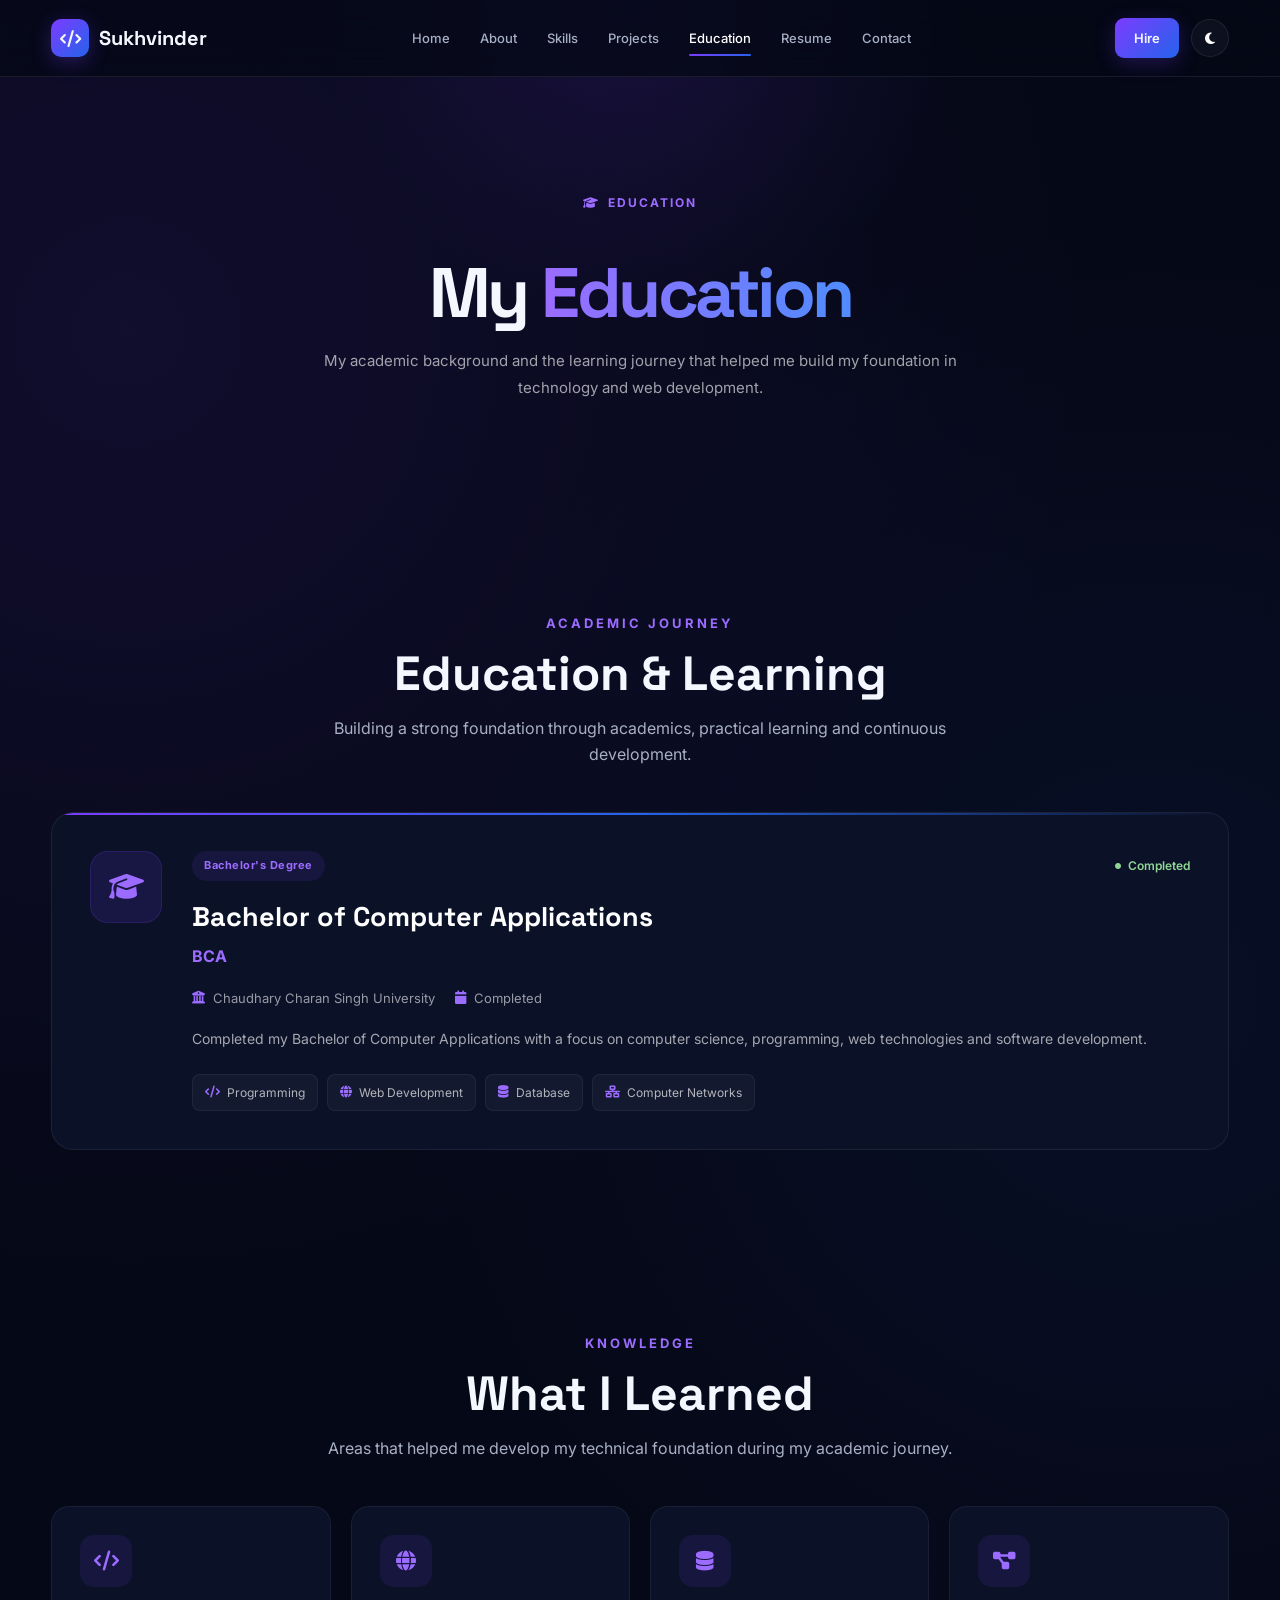
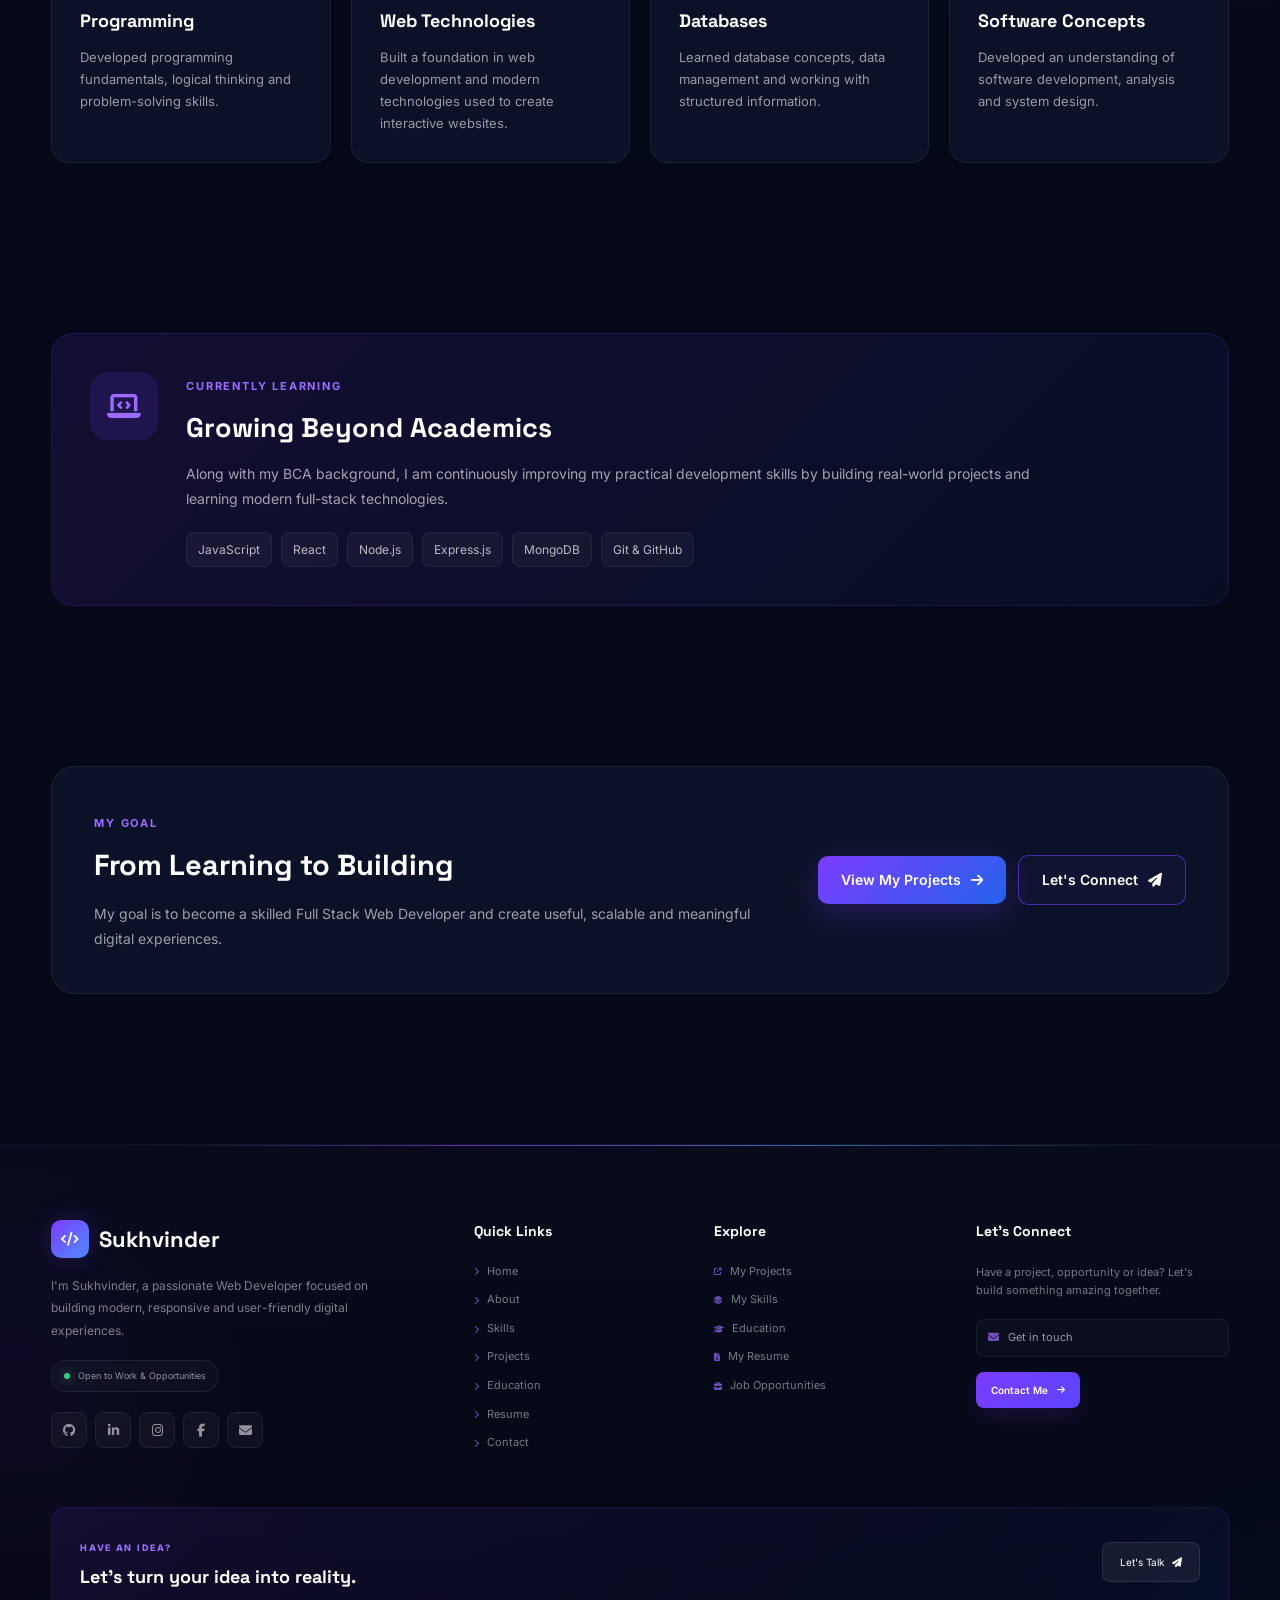
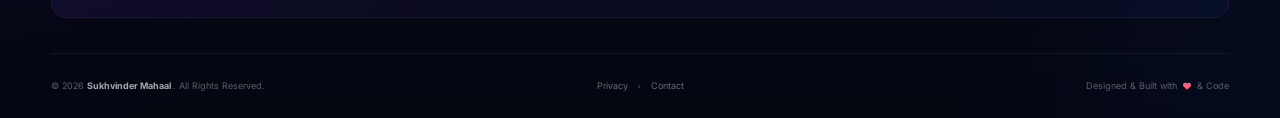
<file: pages/education.html>
<!DOCTYPE html>
<html lang="en">

<head>

    <meta charset="UTF-8">

    <meta
        name="viewport"
        content="width=device-width, initial-scale=1.0"
    >

    <meta
        name="description"
        content="Education and learning journey of Sukhvinder Mahaal."
    >

    <title>Education | Sukhvinder Mahaal</title>

  
      <link rel="icon" type="image/png"  href="../images/profile/icon.png">

    <!-- Google Fonts -->

    <link rel="preconnect" href="https://fonts.googleapis.com">

    <link
        href="https://fonts.googleapis.com/css2?family=Inter:wght@400;500;600;700;800&family=Space+Grotesk:wght@400;500;600;700&display=swap"
        rel="stylesheet"
    >


    <!-- Font Awesome -->

    <link
        rel="stylesheet"
        href="https://cdnjs.cloudflare.com/ajax/libs/font-awesome/6.7.2/css/all.min.css"
    >


    <!-- CSS -->

    <link rel="stylesheet" href="../css/style.css">

    <link rel="stylesheet" href="../css/responsive.css">

    <link rel="stylesheet" href="../css/animations.css">

</head>


<body>


    <!-- =========================
         COMMON NAVBAR
    ========================== -->

    <div id="navbar"></div>



    <!-- =========================
         EDUCATION HERO
    ========================== -->

    <main>

        <section class="education-hero page-hero">

            <div class="container">

                <span class="page-hero-tag">
                    <i class="fa-solid fa-graduation-cap"></i>
                    EDUCATION
                </span>


                <h1>
                    My <span>Education</span>
                </h1>


                <p>
                    My academic background and the learning journey
                    that helped me build my foundation in technology
                    and web development.
                </p>

            </div>

        </section>



        <!-- =========================
             EDUCATION MAIN
        ========================== -->

        <section class="education-main section">

            <div class="container">

                <div class="section-heading">

                    <span>ACADEMIC JOURNEY</span>

                    <h2>
                        Education & Learning
                    </h2>

                    <p>
                        Building a strong foundation through academics,
                        practical learning and continuous development.
                    </p>

                </div>


                <!-- MAIN EDUCATION CARD -->

                <div class="education-card scroll-reveal">

                    <div class="education-icon">

                        <i class="fa-solid fa-graduation-cap"></i>

                    </div>


                    <div class="education-content">

                        <div class="education-top">

                            <span class="education-badge">
                                Bachelor's Degree
                            </span>

                            <span class="education-status">
                                <i class="fa-solid fa-circle"></i>
                                Completed
                            </span>

                        </div>


                        <h3>
                            Bachelor of Computer Applications
                        </h3>


                        <h4>
                            BCA
                        </h4>


                        <div class="education-meta">

                            <span>
                                <i class="fa-solid fa-building-columns"></i>
                                Chaudhary Charan Singh University
                            </span>

                            <span>
                                <i class="fa-solid fa-calendar"></i>
                                Completed
                            </span>

                        </div>


                        <p>
                            Completed my Bachelor of Computer Applications
                            with a focus on computer science, programming,
                            web technologies and software development.
                        </p>


                        <div class="education-subjects">

                            <span>
                                <i class="fa-solid fa-code"></i>
                                Programming
                            </span>

                            <span>
                                <i class="fa-solid fa-globe"></i>
                                Web Development
                            </span>

                            <span>
                                <i class="fa-solid fa-database"></i>
                                Database
                            </span>

                            <span>
                                <i class="fa-solid fa-network-wired"></i>
                                Computer Networks
                            </span>

                        </div>

                    </div>

                </div>

            </div>

        </section>



        <!-- =========================
             WHAT I LEARNED
        ========================== -->

        <section class="education-learning section">

            <div class="container">

                <div class="section-heading">

                    <span>KNOWLEDGE</span>

                    <h2>
                        What I Learned
                    </h2>

                    <p>
                        Areas that helped me develop my technical
                        foundation during my academic journey.
                    </p>

                </div>


                <div class="learning-grid">


                    <div class="learning-card scroll-reveal">

                        <div class="learning-icon">
                            <i class="fa-solid fa-code"></i>
                        </div>

                        <h3>
                            Programming
                        </h3>

                        <p>
                            Developed programming fundamentals,
                            logical thinking and problem-solving skills.
                        </p>

                    </div>


                    <div class="learning-card scroll-reveal">

                        <div class="learning-icon">
                            <i class="fa-solid fa-globe"></i>
                        </div>

                        <h3>
                            Web Technologies
                        </h3>

                        <p>
                            Built a foundation in web development
                            and modern technologies used to create
                            interactive websites.
                        </p>

                    </div>


                    <div class="learning-card scroll-reveal">

                        <div class="learning-icon">
                            <i class="fa-solid fa-database"></i>
                        </div>

                        <h3>
                            Databases
                        </h3>

                        <p>
                            Learned database concepts, data management
                            and working with structured information.
                        </p>

                    </div>


                    <div class="learning-card scroll-reveal">

                        <div class="learning-icon">
                            <i class="fa-solid fa-diagram-project"></i>
                        </div>

                        <h3>
                            Software Concepts
                        </h3>

                        <p>
                            Developed an understanding of software
                            development, analysis and system design.
                        </p>

                    </div>

                </div>

            </div>

        </section>



        <!-- =========================
             CURRENT LEARNING
        ========================== -->

        <section class="current-learning section">

            <div class="container">

                <div class="learning-highlight scroll-reveal">

                    <div class="highlight-icon">

                        <i class="fa-solid fa-laptop-code"></i>

                    </div>


                    <div class="highlight-content">

                        <span>
                            CURRENTLY LEARNING
                        </span>

                        <h2>
                            Growing Beyond Academics
                        </h2>

                        <p>
                            Along with my BCA background, I am continuously
                            improving my practical development skills by
                            building real-world projects and learning
                            modern full-stack technologies.
                        </p>


                        <div class="learning-tags">

                            <span>JavaScript</span>
                            <span>React</span>
                            <span>Node.js</span>
                            <span>Express.js</span>
                            <span>MongoDB</span>
                            <span>Git & GitHub</span>

                        </div>

                    </div>

                </div>

            </div>

        </section>



        <!-- =========================
             CAREER DIRECTION
        ========================== -->

        <section class="education-goal section">

            <div class="container">

                <div class="goal-box scroll-reveal">

                    <div class="goal-content">

                        <span>
                            MY GOAL
                        </span>

                        <h2>
                            From Learning to Building
                        </h2>

                        <p>
                            My goal is to become a skilled Full Stack
                            Web Developer and create useful, scalable
                            and meaningful digital experiences.
                        </p>

                    </div>


                    <div class="goal-actions">

                        <a
                            href="projects.html"
                            class="btn btn-primary"
                        >
                            View My Projects
                            <i class="fa-solid fa-arrow-right"></i>
                        </a>


                        <a
                            href="contact.html"
                            class="btn btn-outline"
                        >
                            Let's Connect
                            <i class="fa-solid fa-paper-plane"></i>
                        </a>

                    </div>

                </div>

            </div>

        </section>

    </main>



    <!-- =========================
         COMMON FOOTER
    ========================== -->

    <div id="footer"></div>



    <!-- =========================
         JAVASCRIPT
    ========================== -->

    <script src="../js/main.js"></script>

    <script src="../js/animations.js"></script>

</body>

</html>
</file>
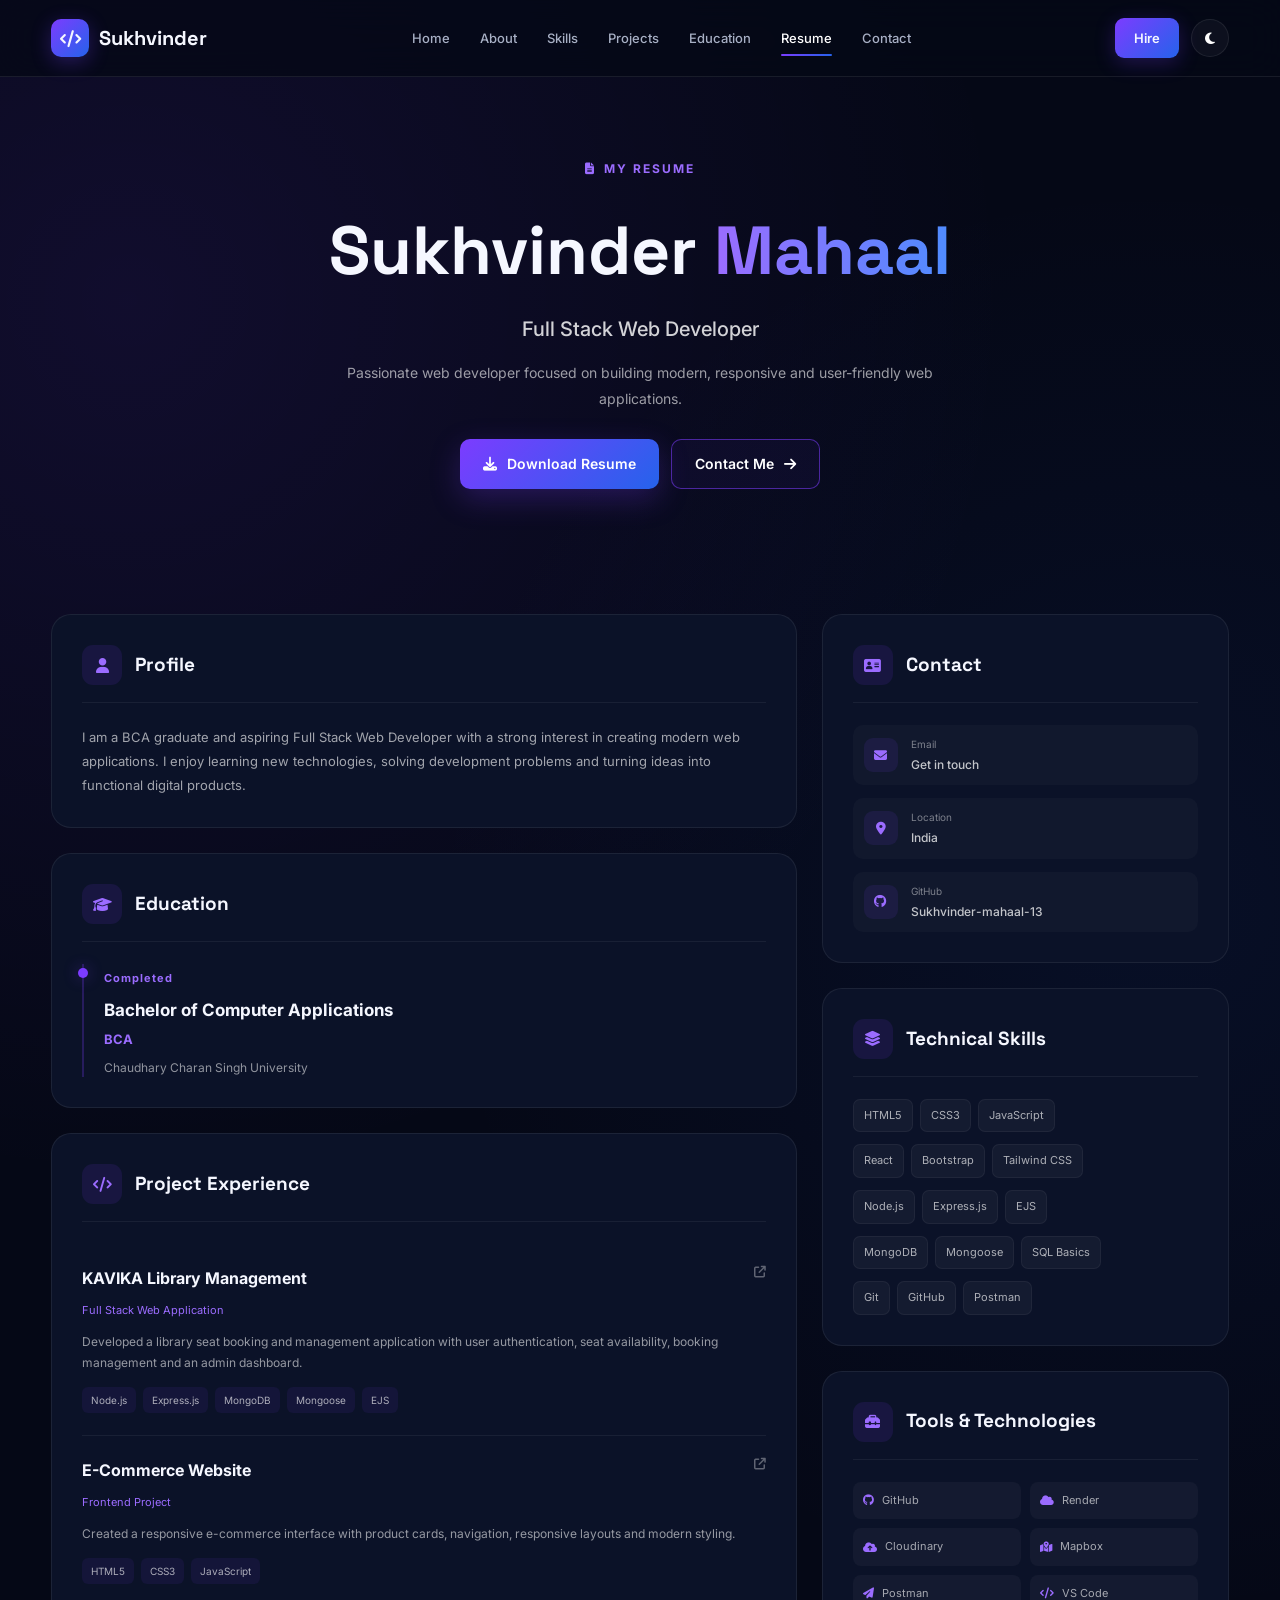
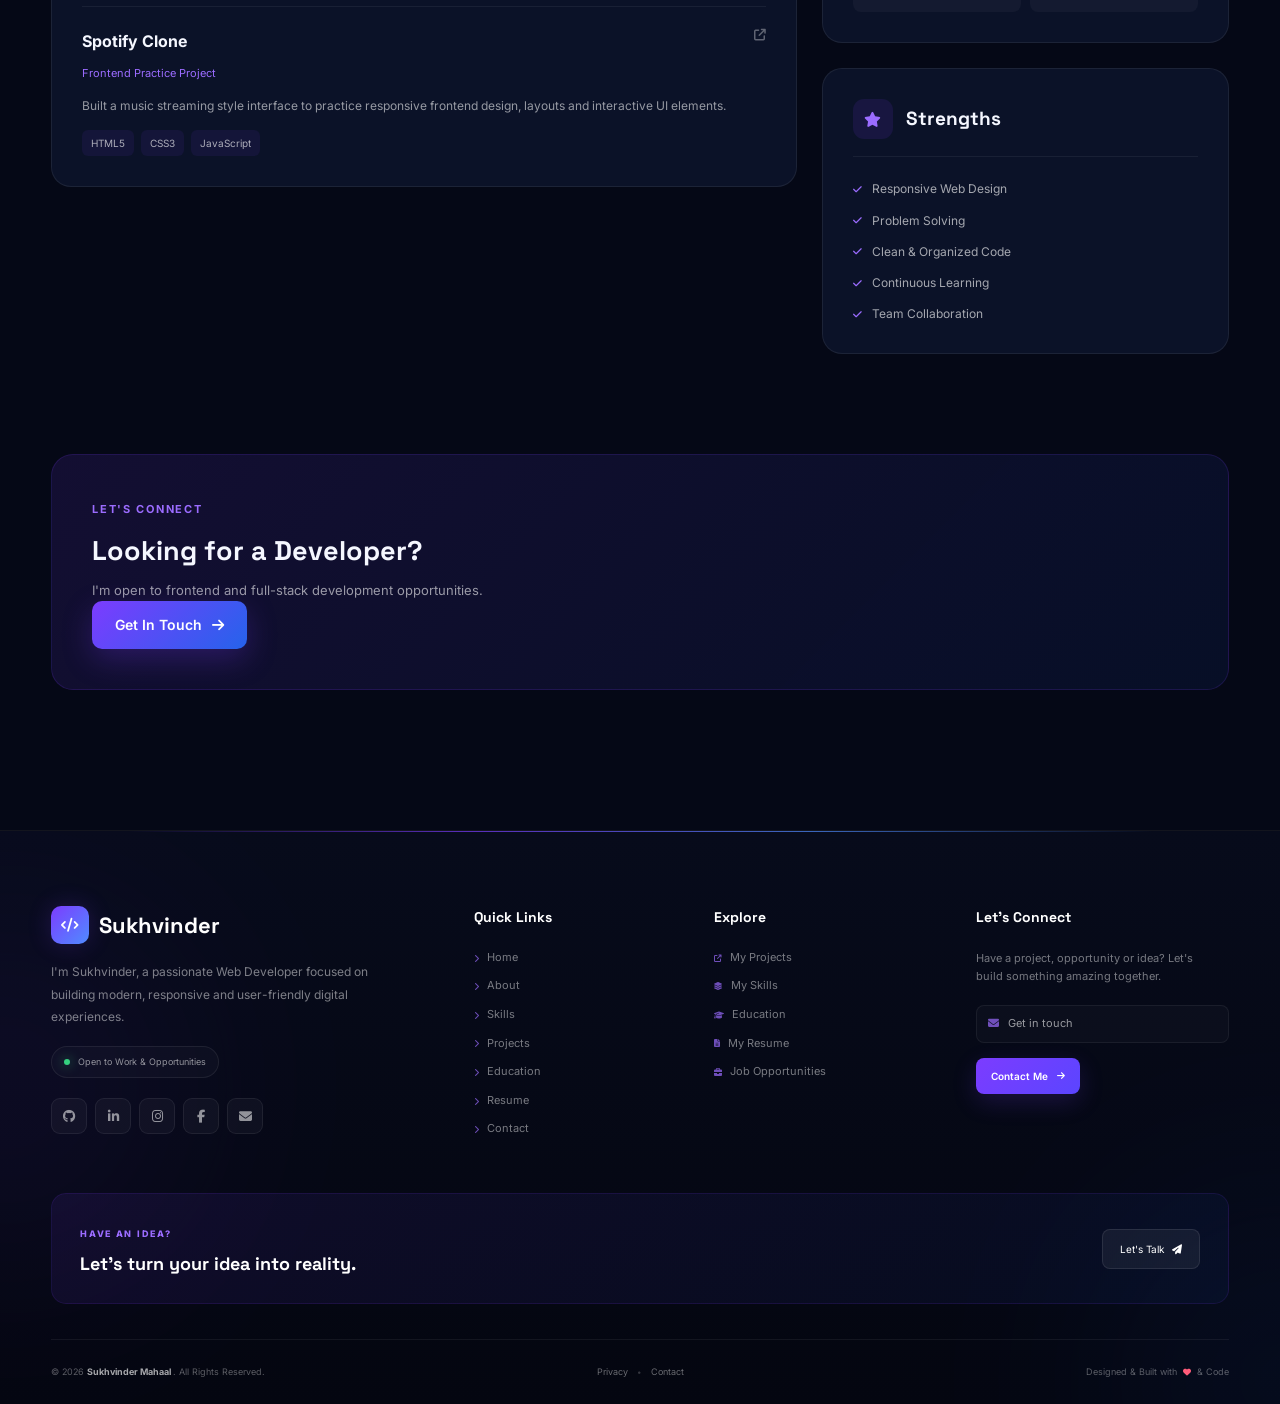
<file: pages/resume.html>
<!DOCTYPE html>
<html lang="en">

<head>

    <meta charset="UTF-8">

    <meta
        name="viewport"
        content="width=device-width, initial-scale=1.0"
    >

    <meta
        name="description"
        content="Resume of Sukhvinder Mahaal - Full Stack Web Developer"
    >

    <title>Resume | Sukhvinder Mahaal</title>

      <link rel="icon" type="image/png"  href="../images/profile/icon.png">

    <!-- Google Fonts -->

    <link rel="preconnect" href="https://fonts.googleapis.com">

    <link
        href="https://fonts.googleapis.com/css2?family=Inter:wght@400;500;600;700;800&family=Space+Grotesk:wght@400;500;600;700&display=swap"
        rel="stylesheet"
    >


    <!-- Font Awesome -->

    <link
        rel="stylesheet"
        href="https://cdnjs.cloudflare.com/ajax/libs/font-awesome/6.7.2/css/all.min.css"
    >


    <!-- CSS -->

    <link rel="stylesheet" href="../css/style.css">

    <link rel="stylesheet" href="../css/responsive.css">

    <link rel="stylesheet" href="../css/animations.css">

</head>


<body>


    <!-- =========================
         COMMON NAVBAR
    ========================== -->

    <div id="navbar"></div>



    <!-- =========================
         RESUME
    ========================== -->

    <main>


        <!-- =========================
             RESUME HERO
        ========================== -->

        <section class="resume-page-hero">

            <div class="container">

                <span class="resume-label">
                    <i class="fa-solid fa-file-lines"></i>
                    MY RESUME
                </span>


                <h1>
                    Sukhvinder
                    <span>Mahaal</span>
                </h1>


                <h2>
                    Full Stack Web Developer
                </h2>


                <p>
                    Passionate web developer focused on building
                    modern, responsive and user-friendly web
                    applications.
                </p>


                <div class="resume-hero-actions">

                   <a 
    href="/assets/documents/sukhvindra-resume.pdf" 
    class="btn btn-primary" 
    download="Sukhvindra_Resume.pdf"
>
    <i class="fa-solid fa-download"></i> 
    Download Resume 
</a>


                    <a
                        href="contact.html"
                        class="btn btn-outline"
                    >
                        Contact Me
                        <i class="fa-solid fa-arrow-right"></i>
                    </a>

                </div>

            </div>

        </section>



        <!-- =========================
             RESUME CONTENT
        ========================== -->

        <section class="resume-content-section section">

            <div class="container">

                <div class="resume-layout">


                    <!-- =========================
                         LEFT COLUMN
                    ========================== -->

                    <div class="resume-left">


                        <!-- PROFILE -->

                        <div class="resume-card scroll-reveal">

                            <div class="resume-card-title">

                                <div class="resume-title-icon">
                                    <i class="fa-solid fa-user"></i>
                                </div>

                                <h3>
                                    Profile
                                </h3>

                            </div>


                            <p>
                                I am a BCA graduate and aspiring Full Stack
                                Web Developer with a strong interest in creating
                                modern web applications. I enjoy learning new
                                technologies, solving development problems and
                                turning ideas into functional digital products.
                            </p>

                        </div>



                        <!-- EDUCATION -->

                        <div class="resume-card scroll-reveal">

                            <div class="resume-card-title">

                                <div class="resume-title-icon">
                                    <i class="fa-solid fa-graduation-cap"></i>
                                </div>

                                <h3>
                                    Education
                                </h3>

                            </div>


                            <div class="resume-timeline-item">

                                <span class="resume-date">
                                    Completed
                                </span>

                                <h4>
                                    Bachelor of Computer Applications
                                </h4>

                                <h5>
                                    BCA
                                </h5>

                                <p>
                                    Chaudhary Charan Singh University
                                </p>

                            </div>

                        </div>



                        <!-- EXPERIENCE / PROJECT EXPERIENCE -->

                        <div class="resume-card scroll-reveal">

                            <div class="resume-card-title">

                                <div class="resume-title-icon">
                                    <i class="fa-solid fa-code"></i>
                                </div>

                                <h3>
                                    Project Experience
                                </h3>

                            </div>


                            <div class="resume-project-item">

                                <div class="resume-project-heading">

                                    <div>

                                        <h4>
                                            KAVIKA Library Management
                                        </h4>

                                        <span>
                                            Full Stack Web Application
                                        </span>

                                    </div>

                                    <i class="fa-solid fa-arrow-up-right-from-square"></i>

                                </div>


                                <p>
                                    Developed a library seat booking and
                                    management application with user
                                    authentication, seat availability,
                                    booking management and an admin dashboard.
                                </p>


                                <div class="resume-tech-list">

                                    <span>Node.js</span>
                                    <span>Express.js</span>
                                    <span>MongoDB</span>
                                    <span>Mongoose</span>
                                    <span>EJS</span>

                                </div>

                            </div>



                            <div class="resume-project-item">

                                <div class="resume-project-heading">

                                    <div>

                                        <h4>
                                            E-Commerce Website
                                        </h4>

                                        <span>
                                            Frontend Project
                                        </span>

                                    </div>

                                    <i class="fa-solid fa-arrow-up-right-from-square"></i>

                                </div>


                                <p>
                                    Created a responsive e-commerce interface
                                    with product cards, navigation,
                                    responsive layouts and modern styling.
                                </p>


                                <div class="resume-tech-list">

                                    <span>HTML5</span>
                                    <span>CSS3</span>
                                    <span>JavaScript</span>

                                </div>

                            </div>



                            <div class="resume-project-item">

                                <div class="resume-project-heading">

                                    <div>

                                        <h4>
                                            Spotify Clone
                                        </h4>

                                        <span>
                                            Frontend Practice Project
                                        </span>

                                    </div>

                                    <i class="fa-solid fa-arrow-up-right-from-square"></i>

                                </div>


                                <p>
                                    Built a music streaming style interface
                                    to practice responsive frontend design,
                                    layouts and interactive UI elements.
                                </p>


                                <div class="resume-tech-list">

                                    <span>HTML5</span>
                                    <span>CSS3</span>
                                    <span>JavaScript</span>

                                </div>

                            </div>

                        </div>

                    </div>



                    <!-- =========================
                         RIGHT COLUMN
                    ========================== -->

                    <div class="resume-right">


                        <!-- CONTACT -->

                        <div class="resume-card resume-contact-card scroll-reveal">

                            <div class="resume-card-title">

                                <div class="resume-title-icon">
                                    <i class="fa-solid fa-address-card"></i>
                                </div>

                                <h3>
                                    Contact
                                </h3>

                            </div>


                            <div class="resume-contact-list">

                                <a href="contact.html">

                                    <i class="fa-solid fa-envelope"></i>

                                    <span>
                                        Email
                                        <strong>Get in touch</strong>
                                    </span>

                                </a>


                                <a href="contact.html">

                                    <i class="fa-solid fa-location-dot"></i>

                                    <span>
                                        Location
                                        <strong>India</strong>
                                    </span>

                                </a>


                                <a
                                    href="https://github.com/Sukhvinder-mahaal-13"
                                    target="_blank"
                                    rel="noopener noreferrer"
                                >

                                    <i class="fa-brands fa-github"></i>

                                    <span>
                                        GitHub
                                        <strong>Sukhvinder-mahaal-13</strong>
                                    </span>

                                </a>

                            </div>

                        </div>



                        <!-- TECHNICAL SKILLS -->

                        <div class="resume-card scroll-reveal">

                            <div class="resume-card-title">

                                <div class="resume-title-icon">
                                    <i class="fa-solid fa-layer-group"></i>
                                </div>

                                <h3>
                                    Technical Skills
                                </h3>

                            </div>


                            <div class="resume-skills-list">

                                <div>

                                    <span>HTML5</span>
                                    <span>CSS3</span>
                                    <span>JavaScript</span>

                                </div>


                                <div>

                                    <span>React</span>
                                    <span>Bootstrap</span>
                                    <span>Tailwind CSS</span>

                                </div>


                                <div>

                                    <span>Node.js</span>
                                    <span>Express.js</span>
                                    <span>EJS</span>

                                </div>


                                <div>

                                    <span>MongoDB</span>
                                    <span>Mongoose</span>
                                    <span>SQL Basics</span>

                                </div>


                                <div>

                                    <span>Git</span>
                                    <span>GitHub</span>
                                    <span>Postman</span>

                                </div>

                            </div>

                        </div>



                        <!-- TOOLS -->

                        <div class="resume-card scroll-reveal">

                            <div class="resume-card-title">

                                <div class="resume-title-icon">
                                    <i class="fa-solid fa-toolbox"></i>
                                </div>

                                <h3>
                                    Tools & Technologies
                                </h3>

                            </div>


                            <div class="resume-tools-grid">

                                <span>
                                    <i class="fa-brands fa-github"></i>
                                    GitHub
                                </span>

                                <span>
                                    <i class="fa-solid fa-cloud"></i>
                                    Render
                                </span>

                                <span>
                                    <i class="fa-solid fa-cloud-arrow-up"></i>
                                    Cloudinary
                                </span>

                                <span>
                                    <i class="fa-solid fa-map-location-dot"></i>
                                    Mapbox
                                </span>

                                <span>
                                    <i class="fa-solid fa-paper-plane"></i>
                                    Postman
                                </span>

                                <span>
                                    <i class="fa-solid fa-code"></i>
                                    VS Code
                                </span>

                            </div>

                        </div>



                        <!-- STRENGTHS -->

                        <div class="resume-card scroll-reveal">

                            <div class="resume-card-title">

                                <div class="resume-title-icon">
                                    <i class="fa-solid fa-star"></i>
                                </div>

                                <h3>
                                    Strengths
                                </h3>

                            </div>


                            <ul class="resume-strengths">

                                <li>
                                    <i class="fa-solid fa-check"></i>
                                    Responsive Web Design
                                </li>

                                <li>
                                    <i class="fa-solid fa-check"></i>
                                    Problem Solving
                                </li>

                                <li>
                                    <i class="fa-solid fa-check"></i>
                                    Clean & Organized Code
                                </li>

                                <li>
                                    <i class="fa-solid fa-check"></i>
                                    Continuous Learning
                                </li>

                                <li>
                                    <i class="fa-solid fa-check"></i>
                                    Team Collaboration
                                </li>

                            </ul>

                        </div>

                    </div>

                </div>

            </div>

        </section>



        <!-- =========================
             RESUME CTA
        ========================== -->

        <section class="resume-bottom-cta section">

            <div class="container">

                <div class="resume-bottom-box scroll-reveal">

                    <div>

                        <span>
                            LET'S CONNECT
                        </span>

                        <h2>
                            Looking for a Developer?
                        </h2>

                        <p>
                            I'm open to frontend and full-stack
                            development opportunities.
                        </p>

                    </div>


                    <a
                        href="contact.html"
                        class="btn btn-primary"
                    >
                        Get In Touch
                        <i class="fa-solid fa-arrow-right"></i>
                    </a>

                </div>

            </div>

        </section>

    </main>



    <!-- =========================
         COMMON FOOTER
    ========================== -->

    <div id="footer"></div>



    <!-- =========================
         JAVASCRIPT
    ========================== -->

    <script src="../js/main.js"></script>

    <script src="../js/animations.js"></script>

</body>

</html>
</file>
<file: css/style.css>
/* ========================================
   GOOGLE FONT
======================================== */

:root {
    --bg-primary: #050816;
    --bg-secondary: #080d20;
    --bg-card: #0b1228;

    --text-primary: #f5f7ff;
    --text-secondary: #a8b0c5;
    --text-muted: #737c95;

    --primary: #7c3cff;
    --primary-light: #9b6cff;
    --secondary: #2563eb;

    --border: rgba(255, 255, 255, 0.08);

    --gradient:
        linear-gradient(
            135deg,
            #7c3cff,
            #2563eb
        );

    --container: 1180px;

    --radius-sm: 10px;
    --radius-md: 16px;
    --radius-lg: 24px;

    --transition: 0.3s ease;
}


/* ========================================
   RESET
======================================== */

* {
    margin: 0;
    padding: 0;
    box-sizing: border-box;
}


html {
    scroll-behavior: smooth;
}


body {
    font-family: "Inter", sans-serif;

    background:
        radial-gradient(
            circle at 10% 10%,
            rgba(124, 60, 255, 0.10),
            transparent 30%
        ),
        radial-gradient(
            circle at 90% 30%,
            rgba(37, 99, 235, 0.08),
            transparent 30%
        ),
        var(--bg-primary);

    color: var(--text-primary);

    line-height: 1.6;

    overflow-x: hidden;
}


body::selection {
    background: var(--primary);
    color: white;
}


img {
    width: 100%;
    display: block;
}


a {
    text-decoration: none;
    color: inherit;
}


button {
    font-family: inherit;
}


ul {
    list-style: none;
}


/* ========================================
   COMMON
======================================== */

.container {
    width: min(
        92%,
        var(--container)
    );

    margin: auto;
}


.section {
    padding: 110px 0;
}


.section-heading {
    text-align: center;

    max-width: 700px;

    margin: 0 auto 55px;
}


.section-heading span {
    display: inline-block;

    color: var(--primary-light);

    font-size: 13px;

    font-weight: 700;

    letter-spacing: 3px;

    margin-bottom: 12px;
}


.section-heading h2 {
    font-family: "Space Grotesk", sans-serif;

    font-size: clamp(
        32px,
        5vw,
        48px
    );

    line-height: 1.15;

    margin-bottom: 15px;
}


.section-heading p {
    color: var(--text-secondary);

    font-size: 16px;
}


/* ========================================
   BUTTONS
======================================== */

.btn {
    display: inline-flex;

    align-items: center;
    justify-content: center;

    gap: 10px;

    padding: 13px 23px;

    border-radius: 10px;

    font-size: 14px;

    font-weight: 600;

    transition: var(--transition);

    cursor: pointer;
}


.btn-primary {
    background: var(--gradient);

    color: white;

    box-shadow:
        0 10px 30px
        rgba(124, 60, 255, 0.25);
}


.btn-primary:hover {
    transform: translateY(-3px);

    box-shadow:
        0 15px 35px
        rgba(124, 60, 255, 0.40);
}


.btn-outline {
    border: 1px solid
        rgba(124, 60, 255, 0.55);

    color: white;

    background:
        rgba(124, 60, 255, 0.05);
}


.btn-outline:hover {
    background:
        rgba(124, 60, 255, 0.15);

    transform: translateY(-3px);
}


.center-btn {
    display: flex;

    justify-content: center;

    margin-top: 45px;
}


/* ========================================
   NAVBAR
======================================== */

.navbar {
    position: fixed;

    top: 0;
    left: 0;

    width: 100%;

    z-index: 1000;

    background:
        rgba(5, 8, 22, 0.75);

    backdrop-filter: blur(18px);

    border-bottom:
        1px solid var(--border);
}


.nav-container {
    min-height: 76px;

    display: flex;

    align-items: center;

    justify-content: space-between;
}


/* LOGO */

.logo {
    display: flex;

    align-items: center;

    gap: 10px;

    font-family:
        "Space Grotesk",
        sans-serif;

    font-size: 20px;

    font-weight: 700;
}


.logo-icon {
    width: 38px;
    height: 38px;

    display: grid;

    place-items: center;

    border-radius: 10px;

    background: var(--gradient);

    box-shadow:
        0 5px 20px
        rgba(124, 60, 255, 0.30);
}


.logo-icon i {
    font-size: 17px;
}


/* NAV MENU */

.nav-menu {
    display: flex;

    align-items: center;

    gap: 30px;
}


.nav-menu a {
    position: relative;

    color: var(--text-secondary);

    font-size: 13px;

    font-weight: 500;

    transition: var(--transition);
}


.nav-menu a:hover,
.nav-menu a.active {
    color: white;
}


.nav-menu a::after {
    content: "";

    position: absolute;

    left: 0;
    bottom: -8px;

    width: 0;
    height: 2px;

    border-radius: 10px;

    background: var(--gradient);

    transition: var(--transition);
}


.nav-menu a:hover::after,
.nav-menu a.active::after {
    width: 100%;
}


/* NAV ACTIONS */

.nav-actions {
    display: flex;

    align-items: center;

    gap: 12px;
}


.theme-btn {
    width: 38px;
    height: 38px;

    border-radius: 50%;

    border: 1px solid var(--border);

    background:
        rgba(255, 255, 255, 0.04);

    color: white;

    cursor: pointer;

    transition: var(--transition);
}


.theme-btn:hover {
    background:
        rgba(124, 60, 255, 0.15);

    transform: rotate(20deg);
}


.nav-hire-btn {
    padding: 10px 19px;

    border-radius: 9px;

    background: var(--gradient);

    font-size: 13px;

    font-weight: 600;

    box-shadow:
        0 5px 20px
        rgba(124, 60, 255, 0.25);

    transition: var(--transition);
}


.nav-hire-btn:hover {
    transform: translateY(-2px);
}


.menu-btn {
    display: none;

    width: 40px;
    height: 40px;

    border: 1px solid var(--border);

    border-radius: 9px;

    background:
        rgba(255, 255, 255, 0.04);

    color: white;

    cursor: pointer;
}


/* ========================================
   HERO
======================================== */

.hero {
    position: relative;

    min-height: 100vh;

    padding-top: 140px;
    padding-bottom: 60px;

    display: flex;

    flex-direction: column;

    justify-content: center;
}


.hero-container {
    display: grid;

    grid-template-columns:
        1.05fr 0.95fr;

    align-items: center;

    gap: 70px;
}


/* HERO TEXT */

.hero-small-text {
    display: inline-block;

    color: var(--primary-light);

    font-size: 16px;

    font-weight: 600;

    margin-bottom: 8px;
}


.hero-content h1 {
    font-family: "Space Grotesk", sans-serif;

    font-size: clamp(
        50px,
        7vw,
        82px
    );

    line-height: 1;

    letter-spacing: -3px;

    margin-bottom: 18px;
}


.hero-content h1 span {
    background:
        linear-gradient(
            90deg,
            #9b6cff,
            #4f8cff
        );

    -webkit-background-clip: text;

    background-clip: text;

    color: transparent;
}


.hero-content h2 {
    font-size: clamp(
        20px,
        3vw,
        27px
    );

    font-weight: 500;

    color: #d7dbeb;

    margin-bottom: 20px;
}


.hero-content > p {
    max-width: 610px;

    color: var(--text-secondary);

    font-size: 16px;

    line-height: 1.8;

    margin-bottom: 30px;
}


/* HERO BUTTONS */

.hero-buttons {
    display: flex;

    flex-wrap: wrap;

    gap: 13px;

    margin-bottom: 30px;
}


/* SOCIAL */

.social-links {
    display: flex;

    align-items: center;

    gap: 12px;
}


.social-links a {
    width: 40px;
    height: 40px;

    display: grid;

    place-items: center;

    border-radius: 50%;

    border: 1px solid var(--border);

    color: var(--text-secondary);

    background:
        rgba(255, 255, 255, 0.025);

    transition: var(--transition);
}


.social-links a:hover {
    color: white;

    background:
        rgba(124, 60, 255, 0.15);

    border-color:
        rgba(124, 60, 255, 0.5);

    transform:
        translateY(-4px);
}


/* ========================================
   HERO IMAGE
======================================== */

.hero-image-area {
    position: relative;

    min-height: 520px;

    display: flex;

    align-items: center;

    justify-content: center;
}


.hero-circle {
    position: absolute;

    width: 400px;
    height: 400px;

    border-radius: 50%;

    border:
        2px solid
        rgba(124, 60, 255, 0.5);

    box-shadow:
        0 0 70px
        rgba(124, 60, 255, 0.15);

    animation:
        pulseCircle 4s ease-in-out infinite;
}


.hero-circle::before {
    content: "";

    position: absolute;

    inset: 25px;

    border-radius: 50%;

    border:
        1px solid
        rgba(37, 99, 235, 0.4);
}


.hero-image {
    position: relative;

    width: 350px;
    height: 350px;

    overflow: hidden;

    border-radius: 50%;

    z-index: 2;

    flex-shrink: 0;
}


.hero-image::after {
    content: "";

    position: absolute;

    inset: 0;

    background:
        linear-gradient(
            to top,
            rgba(5, 8, 22, 0.35),
            transparent 50%
        );
}


.hero-image img {
    width: 100%;
    height: 100%;

    display: block;

    object-fit: cover;

    object-position: center 30%;
}


/* ========================================
   HERO IMAGE — RESPONSIVE FIX
======================================== */

@media (max-width: 600px) {
    .hero-image {
        width: min(320px, 82vw);
        height: min(320px, 82vw);
    }

    .hero-circle {
        width: min(360px, 92vw);
        height: min(360px, 92vw);
    }
}


/* FLOATING CARD */

.floating-card {
    position: absolute;

    right: 0;
    bottom: 60px;

    z-index: 5;

    display: flex;

    align-items: center;

    gap: 12px;

    padding: 14px 18px;

    border:
        1px solid
        rgba(124, 60, 255, 0.3);

    border-radius: 12px;

    background:
        rgba(10, 16, 37, 0.85);

    backdrop-filter: blur(15px);

    box-shadow:
        0 15px 40px
        rgba(0, 0, 0, 0.35);

    animation:
        floating 4s ease-in-out infinite;
}


.floating-icon {
    width: 38px;
    height: 38px;

    display: grid;

    place-items: center;

    border-radius: 9px;

    background:
        rgba(124, 60, 255, 0.15);

    color: var(--primary-light);
}


.floating-card strong,
.floating-card span {
    display: block;
}


.floating-card strong {
    font-size: 12px;
}


.floating-card span {
    color: var(--text-secondary);

    font-size: 11px;
}


/* ========================================
   HERO STATS
======================================== */

.stats-container {
    display: grid;

    grid-template-columns:
        repeat(4, 1fr);

    gap: 15px;

    margin-top: 65px;

    padding-top: 30px;

    border-top:
        1px solid var(--border);
}


.stat-item {
    display: flex;

    align-items: center;

    justify-content: center;

    gap: 12px;
}


.stat-item > i {
    color: var(--primary-light);

    font-size: 21px;
}


.stat-item strong,
.stat-item span {
    display: block;
}


.stat-item strong {
    font-size: 18px;
}


.stat-item span {
    color: var(--text-muted);

    font-size: 11px;
}


/* ========================================
   ABOUT
======================================== */

.about-preview {
    background:
        rgba(255, 255, 255, 0.012);
}


.about-grid {
    display: grid;

    grid-template-columns:
        0.85fr 1.15fr;

    gap: 70px;

    align-items: center;
}


.about-image {
    position: relative;

    max-width: 430px;

    margin: auto;
}


.about-image::before {
    content: "";

    position: absolute;

    inset: -15px;

    border:
        1px solid
        rgba(124, 60, 255, 0.4);

    border-radius: 24px;

    transform: rotate(-4deg);
}


.about-image img {
    position: relative;

    border-radius: 20px;

    aspect-ratio: 4 / 5;

    object-fit: cover;

    z-index: 2;
}


.about-content h3 {
    font-family:
        "Space Grotesk",
        sans-serif;

    font-size: 34px;

    margin-bottom: 18px;
}


.about-content p {
    color: var(--text-secondary);

    line-height: 1.8;

    margin-bottom: 15px;
}


.about-info {
    display: grid;

    grid-template-columns:
        repeat(2, 1fr);

    gap: 14px;

    margin: 30px 0;
}


.about-info div {
    padding: 14px;

    border:
        1px solid var(--border);

    border-radius: 10px;

    background:
        rgba(255, 255, 255, 0.02);
}


.about-info span,
.about-info strong {
    display: block;
}


.about-info span {
    color: var(--text-muted);

    font-size: 11px;

    margin-bottom: 3px;
}


.about-info strong {
    font-size: 13px;
}


/* ========================================
   SKILLS
======================================== */

.skills-grid {
    display: grid;

    grid-template-columns:
        repeat(4, 1fr);

    gap: 16px;
}


.skill-card {
    position: relative;

    padding: 30px 20px;

    text-align: center;

    border:
        1px solid var(--border);

    border-radius: var(--radius-md);

    background:
        linear-gradient(
            145deg,
            rgba(255,255,255,0.035),
            rgba(255,255,255,0.01)
        );

    transition: var(--transition);

    overflow: hidden;
}


.skill-card::before {
    content: "";

    position: absolute;

    width: 100px;
    height: 100px;

    top: -50px;
    right: -50px;

    border-radius: 50%;

    background:
        rgba(124, 60, 255, 0.12);
}


.skill-card:hover {
    transform:
        translateY(-7px);

    border-color:
        rgba(124, 60, 255, 0.4);

    box-shadow:
        0 15px 35px
        rgba(0, 0, 0, 0.25);
}


.skill-card > i {
    position: relative;

    font-size: 35px;

    color: var(--primary-light);

    margin-bottom: 15px;
}


.skill-card h3 {
    position: relative;

    font-size: 15px;

    margin-bottom: 4px;
}


.skill-card span {
    position: relative;

    color: var(--text-muted);

    font-size: 11px;
}


/* ========================================
   PROJECTS
======================================== */

.projects-preview {
    background:
        rgba(255, 255, 255, 0.012);
}


.projects-grid {
    display: grid;

    grid-template-columns:
        repeat(3, 1fr);

    gap: 20px;
}


.project-card {
    overflow: hidden;

    border:
        1px solid var(--border);

    border-radius: var(--radius-md);

    background: var(--bg-card);

    transition: var(--transition);
}


.project-card:hover {
    transform:
        translateY(-8px);

    border-color:
        rgba(124, 60, 255, 0.4);

    box-shadow:
        0 20px 50px
        rgba(0, 0, 0, 0.3);
}


.project-image {
    height: 220px;

    overflow: hidden;

    background: #10162b;
}


.project-image img {
    width: 100%;
    height: 100%;

    object-fit: cover;

    transition:
        transform 0.5s ease;
}


.project-card:hover
.project-image img {
    transform: scale(1.06);
}


.project-content {
    position: relative;

    padding: 22px;
}


.project-number {
    position: absolute;

    top: 20px;
    right: 20px;

    color:
        rgba(155, 108, 255, 0.4);

    font-size: 13px;

    font-weight: 700;
}


.project-content h3 {
    font-family:
        "Space Grotesk",
        sans-serif;

    font-size: 20px;

    margin-bottom: 9px;
}


.project-content p {
    color: var(--text-secondary);

    font-size: 13px;

    line-height: 1.7;

    margin-bottom: 15px;
}


.project-tech {
    display: flex;

    flex-wrap: wrap;

    gap: 6px;

    margin-bottom: 18px;
}


.project-tech span {
    padding: 5px 9px;

    border-radius: 5px;

    background:
        rgba(124, 60, 255, 0.10);

    color:
        var(--primary-light);

    font-size: 10px;

    font-weight: 600;
}


.project-link {
    display: inline-flex;

    align-items: center;

    gap: 7px;

    color: white;

    font-size: 12px;

    font-weight: 600;

    transition: var(--transition);
}


.project-link:hover {
    color: var(--primary-light);

    gap: 10px;
}


/* ========================================
   RESUME CTA
======================================== */

.resume-box {
    display: flex;

    align-items: center;

    justify-content: space-between;

    gap: 30px;

    padding: 55px;

    border:
        1px solid
        rgba(124, 60, 255, 0.25);

    border-radius:
        var(--radius-lg);

    background:
        radial-gradient(
            circle at 80% 50%,
            rgba(124, 60, 255, 0.14),
            transparent 40%
        ),
        rgba(124, 60, 255, 0.04);
}


.resume-box span,
.contact-box span {
    color: var(--primary-light);

    font-size: 12px;

    font-weight: 700;

    letter-spacing: 2px;
}


.resume-box h2 {
    font-family:
        "Space Grotesk",
        sans-serif;

    font-size: 32px;

    margin: 8px 0;
}


.resume-box p {
    color: var(--text-secondary);
}


/* ========================================
   CONTACT CTA
======================================== */

.contact-cta {
    padding-top: 30px;
}


.contact-box {
    text-align: center;

    max-width: 800px;

    margin: auto;
}


.contact-box h2 {
    font-family:
        "Space Grotesk",
        sans-serif;

    font-size: clamp(
        35px,
        6vw,
        55px
    );

    margin: 10px 0 15px;
}


.contact-box p {
    color: var(--text-secondary);

    max-width: 600px;

    margin: 0 auto 25px;
}


/* ========================================
   FOOTER
======================================== */

.footer {
    margin-top: 50px;

    border-top:
        1px solid var(--border);

    background:
        #030510;
}


.footer-content {
    min-height: 150px;

    display: flex;

    align-items: center;

    justify-content: space-between;

    gap: 30px;
}


.footer-content p {
    color: var(--text-muted);

    font-size: 13px;

    margin-top: 8px;
}


.footer-socials {
    display: flex;

    gap: 10px;
}


.footer-socials a {
    width: 38px;
    height: 38px;

    display: grid;

    place-items: center;

    border:
        1px solid var(--border);

    border-radius: 50%;

    color: var(--text-secondary);

    transition: var(--transition);
}


.footer-socials a:hover {
    color: white;

    background:
        rgba(124, 60, 255, 0.15);

    border-color:
        rgba(124, 60, 255, 0.4);
}


.footer-bottom {
    min-height: 65px;

    display: flex;

    align-items: center;

    justify-content: space-between;

    gap: 20px;

    border-top:
        1px solid var(--border);

    color: var(--text-muted);

    font-size: 11px;
}


.footer-bottom a {
    color: var(--primary-light);
}


/* ========================================
   ANIMATIONS
======================================== */

@keyframes floating {

    0%,
    100% {
        transform: translateY(0);
    }

    50% {
        transform: translateY(-10px);
    }
}


@keyframes pulseCircle {

    0%,
    100% {
        transform: scale(1);

        opacity: 0.8;
    }

    50% {
        transform: scale(1.04);

        opacity: 1;
    }
}


/* ========================================
   SCROLLBAR
======================================== */

::-webkit-scrollbar {
    width: 7px;
}


::-webkit-scrollbar-track {
    background: #030510;
}


::-webkit-scrollbar-thumb {
    background:
        linear-gradient(
            #7c3cff,
            #2563eb
        );

    border-radius: 10px;
}


::-webkit-scrollbar-thumb:hover {
    background: #9b6cff;
}

/* =========================================================
   PREMIUM ABOUT PAGE — CINEMATIC SCROLL EXPERIENCE
   Paste at the VERY END of style.css
========================================================= */


/* =========================================================
   1. ABOUT PAGE BACKGROUND
========================================================= */

body {
    overflow-x: hidden;
}

.about-main,
.journey-section,
.strengths-section {
    position: relative;
    overflow: hidden;
}

.about-main::before,
.journey-section::before,
.strengths-section::before {
    content: "";
    position: absolute;

    width: 450px;
    height: 450px;

    border-radius: 50%;

    background: rgba(124, 60, 255, 0.07);

    filter: blur(100px);

    pointer-events: none;
}

.about-main::before {
    top: 5%;
    left: -250px;
}

.journey-section::before {
    top: 30%;
    right: -250px;
}

.strengths-section::before {
    bottom: -150px;
    left: 20%;
}


/* =========================================================
   2. PAGE HERO — BIG CINEMATIC INTRO
========================================================= */

.page-hero {
    min-height: 72vh;

    display: flex;
    align-items: center;

    position: relative;
}

.page-hero::after {
    content: "";

    position: absolute;

    width: 700px;
    height: 700px;

    border-radius: 50%;

    background:
        radial-gradient(
            circle,
            rgba(124, 60, 255, 0.12),
            transparent 65%
        );

    top: -350px;
    left: 50%;

    transform: translateX(-50%);

    pointer-events: none;
}

.page-hero .section-heading {
    position: relative;
    z-index: 2;

    max-width: 950px;

    margin: auto;

    text-align: center;
}

.page-hero .section-tag {
    display: inline-flex;

    padding: 8px 16px;

    border-radius: 50px;

    border: 1px solid rgba(124, 60, 255, 0.25);

    background: rgba(124, 60, 255, 0.06);

    box-shadow:
        0 0 30px rgba(124, 60, 255, 0.08);
}

.page-hero h1 {
    font-size: clamp(3rem, 7vw, 6rem);

    line-height: 1.02;

    letter-spacing: -0.05em;

    margin: 25px auto;
}

.page-hero p {
    max-width: 700px;

    margin: auto;

    font-size: 1.1rem;

    line-height: 1.9;

    color: var(--text-secondary);
}


/* =========================================================
   3. ABOUT MAIN — SPLIT SCREEN FEEL
========================================================= */

.about-main {
    min-height: 90vh;

    display: flex;
    align-items: center;
}

.about-grid {
    position: relative;

    z-index: 2;
}


/* =========================================================
   4. PROFILE IMAGE — PREMIUM FRAME
========================================================= */

.about-image {
    position: relative;

    isolation: isolate;
}

.about-image-wrapper {
    position: relative;

    border-radius: 35px;

    padding: 8px;

    background:
        linear-gradient(
            135deg,
            rgba(124, 60, 255, 0.5),
            rgba(37, 99, 235, 0.15),
            transparent
        );

    box-shadow:
        0 35px 90px rgba(0, 0, 0, 0.45);

    transform:
        perspective(1000px)
        rotateY(4deg);

    transition:
        transform 0.7s cubic-bezier(0.22, 1, 0.36, 1);
}

.about-image:hover .about-image-wrapper {
    transform:
        perspective(1000px)
        rotateY(0deg)
        translateY(-10px);
}

.about-image-wrapper::before {
    content: "";

    position: absolute;

    inset: 0;

    border-radius: 35px;

    background:
        linear-gradient(
            120deg,
            transparent 30%,
            rgba(255,255,255,0.15),
            transparent 70%
        );

    transform: translateX(-120%);

    transition:
        transform 0.8s ease;

    z-index: 3;

    pointer-events: none;
}

.about-image:hover
.about-image-wrapper::before {
    transform: translateX(120%);
}

.about-image-wrapper img {
    border-radius: 28px;
}


/* =========================================================
   5. IMAGE ORBIT RING
========================================================= */

.about-image::before {
    content: "";

    position: absolute;

    width: 105%;
    height: 105%;

    left: -2.5%;
    top: -2.5%;

    border-radius: 35px;

    border: 1px dashed rgba(124, 60, 255, 0.3);

    animation:
        aboutOrbit 12s linear infinite;

    z-index: -1;
}

@keyframes aboutOrbit {

    from {
        transform: rotate(0deg);
    }

    to {
        transform: rotate(360deg);
    }

}


/* =========================================================
   6. ABOUT TEXT — BIG TYPOGRAPHY
========================================================= */

.about-content {
    position: relative;
}

.about-content h2 {
    font-size: clamp(2.3rem, 4vw, 4rem);

    line-height: 1.08;

    letter-spacing: -0.04em;

    margin-bottom: 30px;
}

.about-content > p {
    font-size: 1rem;

    line-height: 1.9;

    max-width: 700px;

    color: var(--text-secondary);

    position: relative;

    padding-left: 20px;
}

.about-content > p::before {
    content: "";

    position: absolute;

    left: 0;
    top: 8px;

    width: 3px;
    height: 70%;

    border-radius: 10px;

    background:
        linear-gradient(
            to bottom,
            var(--primary),
            transparent
        );
}


/* =========================================================
   7. INFO CARDS — GLASS
========================================================= */

.about-info-grid {
    margin-top: 40px;

    gap: 14px;
}

.about-info-item {
    position: relative;

    overflow: hidden;

    padding: 18px;

    background:
        rgba(255, 255, 255, 0.025);

    backdrop-filter: blur(12px);

    border:
        1px solid rgba(255, 255, 255, 0.07);

    transition:
        transform 0.35s ease,
        border-color 0.35s ease,
        background 0.35s ease;
}

.about-info-item::after {
    content: "";

    position: absolute;

    width: 100px;
    height: 100px;

    border-radius: 50%;

    background:
        rgba(124, 60, 255, 0.12);

    filter: blur(30px);

    right: -60px;
    bottom: -60px;

    transition:
        transform 0.4s ease;
}

.about-info-item:hover {
    transform:
        translateY(-6px)
        scale(1.01);

    border-color:
        rgba(124, 60, 255, 0.35);

    background:
        rgba(124, 60, 255, 0.06);
}

.about-info-item:hover::after {
    transform: scale(2);
}


/* =========================================================
   8. JOURNEY — TIMELINE STYLE
========================================================= */

.journey-section {
    padding-top: 140px;
    padding-bottom: 140px;
}

.journey-section .section-heading {
    max-width: 850px;
}

.journey-section .section-heading h2,
.strengths-section .section-heading h2 {
    font-size: clamp(2.5rem, 5vw, 4.5rem);

    letter-spacing: -0.045em;
}


/* =========================================================
   9. JOURNEY CONNECTING LINE
========================================================= */

.journey-grid {
    position: relative;

    padding-top: 50px;
}

.journey-grid::before {
    content: "";

    position: absolute;

    top: 75px;
    left: 8%;
    right: 8%;

    height: 1px;

    background:
        linear-gradient(
            90deg,
            transparent,
            rgba(124, 60, 255, 0.5),
            rgba(37, 99, 235, 0.5),
            transparent
        );
}


/* =========================================================
   10. JOURNEY CARD
========================================================= */

.journey-card {
    position: relative;

    min-height: 330px;

    padding: 35px 28px;

    border-radius: 24px;

    background:
        linear-gradient(
            145deg,
            rgba(255,255,255,0.055),
            rgba(255,255,255,0.015)
        );

    backdrop-filter: blur(15px);

    border:
        1px solid rgba(255,255,255,0.08);

    transition:
        transform 0.45s cubic-bezier(0.22, 1, 0.36, 1),
        border-color 0.35s ease,
        box-shadow 0.35s ease;
}

.journey-card:hover {
    transform:
        translateY(-15px);

    border-color:
        rgba(124, 60, 255, 0.4);

    box-shadow:
        0 30px 60px rgba(0,0,0,0.3);
}


/* =========================================================
   11. JOURNEY NUMBER
========================================================= */

.journey-number {
    position: absolute;

    top: 22px;
    right: 25px;

    font-size: 0.8rem;

    font-weight: 800;

    letter-spacing: 0.15em;

    color:
        rgba(255,255,255,0.25);
}


/* =========================================================
   12. JOURNEY ICON
========================================================= */

.journey-icon {
    width: 62px;
    height: 62px;

    border-radius: 18px;

    display: flex;
    align-items: center;
    justify-content: center;

    background:
        linear-gradient(
            135deg,
            rgba(124,60,255,0.18),
            rgba(37,99,235,0.12)
        );

    border:
        1px solid rgba(124,60,255,0.25);

    color:
        var(--primary-light);

    font-size: 1.35rem;

    margin-bottom: 30px;

    box-shadow:
        0 10px 30px rgba(124,60,255,0.08);

    transition:
        transform 0.4s ease;
}

.journey-card:hover .journey-icon {
    transform:
        rotate(-8deg)
        scale(1.12);
}


/* =========================================================
   13. JOURNEY TEXT
========================================================= */

.journey-card h3 {
    font-size: 1.25rem;

    margin-bottom: 15px;
}

.journey-card p {
    font-size: 0.92rem;

    line-height: 1.8;

    color:
        var(--text-secondary);
}


/* =========================================================
   14. STRENGTHS SECTION
========================================================= */

.strengths-section {
    padding-top: 120px;
    padding-bottom: 120px;
}


/* =========================================================
   15. STRENGTH CARDS — LARGE
========================================================= */

.strengths-grid {
    grid-template-columns:
        repeat(2, minmax(0, 1fr));

    gap: 25px;

    max-width: 1050px;

    margin: 60px auto 0;
}

.strength-card {
    position: relative;

    min-height: 240px;

    padding: 35px;

    border-radius: 25px;

    background:
        linear-gradient(
            135deg,
            rgba(255,255,255,0.045),
            rgba(255,255,255,0.012)
        );

    border:
        1px solid rgba(255,255,255,0.08);

    overflow: hidden;

    transition:
        transform 0.45s ease,
        border-color 0.35s ease,
        box-shadow 0.35s ease;
}

.strength-card::before {
    content: "";

    position: absolute;

    width: 180px;
    height: 180px;

    border-radius: 50%;

    background:
        rgba(124,60,255,0.08);

    filter: blur(45px);

    top: -100px;
    right: -80px;

    transition:
        transform 0.5s ease;
}

.strength-card:hover {
    transform:
        translateY(-12px);

    border-color:
        rgba(124,60,255,0.35);

    box-shadow:
        0 30px 60px rgba(0,0,0,0.28);
}

.strength-card:hover::before {
    transform:
        scale(1.7);
}


/* =========================================================
   16. STRENGTH ICON
========================================================= */

.strength-icon {
    width: 62px;
    height: 62px;

    border-radius: 18px;

    display: flex;
    align-items: center;
    justify-content: center;

    background:
        rgba(124,60,255,0.1);

    border:
        1px solid rgba(124,60,255,0.2);

    color:
        var(--primary-light);

    font-size: 1.25rem;

    margin-bottom: 25px;

    transition:
        transform 0.4s ease,
        box-shadow 0.4s ease;
}

.strength-card:hover .strength-icon {
    transform:
        rotate(8deg)
        scale(1.12);

    box-shadow:
        0 10px 30px rgba(124,60,255,0.2);
}

.strength-card h3 {
    font-size: 1.25rem;

    margin-bottom: 12px;
}

.strength-card p {
    max-width: 550px;

    line-height: 1.8;

    color:
        var(--text-secondary);
}


/* =========================================================
   17. CTA — BIG FINISH
========================================================= */

.about-main + .journey-section {
    margin-top: 0;
}

.about-main ~ .section:last-of-type {
    padding-top: 130px;
    padding-bottom: 130px;
}

.resume-box {
    position: relative;

    min-height: 350px;

    display: flex;
    align-items: center;

    padding: 70px;

    border-radius: 35px;

    overflow: hidden;

    background:
        linear-gradient(
            135deg,
            rgba(124,60,255,0.12),
            rgba(37,99,235,0.06),
            rgba(255,255,255,0.025)
        );

    border:
        1px solid rgba(124,60,255,0.2);

    box-shadow:
        0 30px 80px rgba(0,0,0,0.25);
}

.resume-box::before {
    content: "";

    position: absolute;

    width: 400px;
    height: 400px;

    border-radius: 50%;

    background:
        rgba(124,60,255,0.12);

    filter: blur(90px);

    right: -150px;
    top: -150px;

    pointer-events: none;
}

.resume-content {
    position: relative;
    z-index: 2;

    max-width: 700px;
}

.resume-content h2 {
    font-size: clamp(2.3rem, 5vw, 4rem);

    line-height: 1.05;

    letter-spacing: -0.04em;

    margin: 18px 0;
}

.resume-content p {
    color:
        var(--text-secondary);

    line-height: 1.8;

    max-width: 600px;

    margin-bottom: 30px;
}


/* =========================================================
   18. SCROLL REVEAL — DIFFERENT DIRECTIONS
========================================================= */

.scroll-reveal {
    opacity: 0;

    transform:
        translateY(70px);

    transition:
        opacity 0.9s ease,
        transform 1s cubic-bezier(0.22, 1, 0.36, 1);
}

.scroll-reveal.show {
    opacity: 1;

    transform:
        translateY(0);
}


/* =========================================================
   19. JOURNEY CARDS — STAGGER
========================================================= */

.journey-card:nth-child(1) {
    transition-delay: 0.05s;
}

.journey-card:nth-child(2) {
    transition-delay: 0.15s;
}

.journey-card:nth-child(3) {
    transition-delay: 0.25s;
}

.journey-card:nth-child(4) {
    transition-delay: 0.35s;
}


/* =========================================================
   20. STRENGTH CARDS — STAGGER
========================================================= */

.strength-card:nth-child(1) {
    transition-delay: 0.05s;
}

.strength-card:nth-child(2) {
    transition-delay: 0.15s;
}

.strength-card:nth-child(3) {
    transition-delay: 0.25s;
}

.strength-card:nth-child(4) {
    transition-delay: 0.35s;
}


/* =========================================================
   21. BUTTON AREA
========================================================= */

.about-buttons,
.resume-buttons {
    display: flex;

    gap: 15px;

    flex-wrap: wrap;
}

.about-buttons {
    margin-top: 25px;
}


/* =========================================================
   22. MOBILE
========================================================= */

@media (max-width: 900px) {

    .page-hero {
        min-height: 60vh;
    }

    .about-main {
        min-height: auto;

        padding-top: 80px;
        padding-bottom: 100px;
    }

    .about-grid {
        gap: 70px;
    }

    .about-image-wrapper {
        transform: none;
    }

    .about-image::before {
        width: 100%;
        height: 100%;
        left: 0;
        top: 0;
    }

    .journey-grid::before {
        display: none;
    }

    .journey-section {
        padding-top: 90px;
        padding-bottom: 90px;
    }

    .strengths-section {
        padding-top: 90px;
        padding-bottom: 90px;
    }

    .resume-box {
        padding: 45px 30px;
    }

}


/* =========================================================
   23. SMALL MOBILE
========================================================= */

@media (max-width: 600px) {

    .page-hero h1 {
        font-size: 2.6rem;

        letter-spacing: -0.04em;
    }

    .page-hero p {
        font-size: 0.95rem;
    }

    .about-content h2 {
        font-size: 2.3rem;
    }

    .about-info-grid {
        grid-template-columns: 1fr;
    }

    .journey-card {
        min-height: auto;

        padding: 28px 22px;
    }

    .strengths-grid {
        grid-template-columns: 1fr;

        gap: 18px;
    }

    .strength-card {
        min-height: auto;

        padding: 28px 22px;
    }

    .resume-box {
        min-height: auto;

        padding: 40px 22px;
    }

    .resume-content h2 {
        font-size: 2.3rem;
    }

    .about-buttons,
    .resume-buttons {
        flex-direction: column;
    }

    .about-buttons .btn,
    .resume-buttons .btn {
        width: 100%;

        justify-content: center;
    }

}


/* =========================================================
   24. REDUCED MOTION
========================================================= */

@media (prefers-reduced-motion: reduce) {

    .about-image::before,
    .hero-image img,
    .floating-card {
        animation: none !important;
    }

    .scroll-reveal {
        opacity: 1 !important;

        transform: none !important;

        transition: none !important;
    }

}

/* =========================================================
   PREMIUM SKILLS PAGE
   ========================================================= */


/* =========================================================
   SKILLS HERO
   ========================================================= */

.skills-hero {
    min-height: 58vh;
    display: flex;
    align-items: center;
    position: relative;
    overflow: hidden;
    padding-top: 150px;
    padding-bottom: 90px;
}

.skills-hero::before {
    content: "";
    position: absolute;
    width: 520px;
    height: 520px;
    top: -180px;
    left: -180px;
    border-radius: 50%;
    background: radial-gradient(
        circle,
        rgba(124, 60, 255, 0.18),
        transparent 68%
    );
    pointer-events: none;
}

.skills-hero::after {
    content: "";
    position: absolute;
    width: 500px;
    height: 500px;
    right: -180px;
    bottom: -250px;
    border-radius: 50%;
    background: radial-gradient(
        circle,
        rgba(37, 99, 235, 0.16),
        transparent 68%
    );
    pointer-events: none;
}

.skills-hero .section-heading {
    position: relative;
    z-index: 2;
    max-width: 900px;
    margin: auto;
    text-align: center;
}

.skills-hero .section-tag {
    margin-bottom: 24px;
}

.skills-hero h1 {
    font-size: clamp(3rem, 7vw, 6rem);
    line-height: 1.02;
    margin-bottom: 28px;
    letter-spacing: -3px;
}

.skills-hero p {
    max-width: 720px;
    margin: auto;
    font-size: 1.08rem;
    line-height: 1.9;
    color: var(--text-secondary);
}


/* =========================================================
   SKILLS SHOWCASE
   ========================================================= */

.skill-showcase {
    position: relative;
    padding-top: 70px;
    padding-bottom: 100px;
}

.skill-showcase:nth-child(even) {
    background: rgba(255, 255, 255, 0.012);
}


/* =========================================================
   SECTION HEADER
   ========================================================= */

.skill-section-header {
    display: flex;
    align-items: center;
    gap: 24px;
    margin-bottom: 48px;
}

.skill-section-header > div:last-child {
    flex: 1;
}

.skill-section-header > div:last-child > span {
    display: block;
    font-family: "Space Grotesk", sans-serif;
    font-size: 0.8rem;
    font-weight: 700;
    letter-spacing: 3px;
    color: var(--primary-light);
    margin-bottom: 8px;
}

.skill-section-header h2 {
    font-size: clamp(2rem, 4vw, 3rem);
    line-height: 1.1;
    margin-bottom: 10px;
}

.skill-section-header p {
    color: var(--text-secondary);
    line-height: 1.7;
    margin: 0;
}

.skill-section-icon {
    width: 72px;
    height: 72px;
    flex-shrink: 0;
    display: flex;
    align-items: center;
    justify-content: center;
    border-radius: 22px;
    background:
        linear-gradient(
            135deg,
            rgba(124, 60, 255, 0.18),
            rgba(37, 99, 235, 0.12)
        );
    border: 1px solid rgba(155, 108, 255, 0.25);
    box-shadow:
        0 15px 50px rgba(124, 60, 255, 0.12),
        inset 0 0 30px rgba(124, 60, 255, 0.04);
    color: var(--primary-light);
    font-size: 1.65rem;
    position: relative;
}

.skill-section-icon::before {
    content: "";
    position: absolute;
    inset: -5px;
    border-radius: 26px;
    border: 1px solid rgba(124, 60, 255, 0.08);
}


/* =========================================================
   TOOLS GRID
   ========================================================= */

.tools-grid {
    display: grid;
    grid-template-columns: repeat(4, 1fr);
    gap: 22px;
}


/* =========================================================
   TOOL CARD
   ========================================================= */

.tool-card {
    position: relative;
    min-height: 330px;
    padding: 30px 26px;
    border-radius: 24px;

    background:
        linear-gradient(
            145deg,
            rgba(16, 24, 52, 0.88),
            rgba(7, 13, 31, 0.94)
        );

    border: 1px solid rgba(255, 255, 255, 0.075);

    box-shadow:
        0 20px 55px rgba(0, 0, 0, 0.24),
        inset 0 1px 0 rgba(255, 255, 255, 0.035);

    overflow: hidden;

    transition:
        transform 0.45s ease,
        border-color 0.45s ease,
        box-shadow 0.45s ease;

    isolation: isolate;
}


/* top glow */

.tool-card::before {
    content: "";
    position: absolute;
    width: 170px;
    height: 170px;
    top: -100px;
    right: -90px;
    border-radius: 50%;

    background:
        radial-gradient(
            circle,
            rgba(124, 60, 255, 0.24),
            transparent 68%
        );

    opacity: 0;
    transition: 0.45s ease;
}


/* shine */

.tool-card::after {
    content: "";
    position: absolute;
    width: 70%;
    height: 1px;
    top: 0;
    left: 15%;

    background:
        linear-gradient(
            90deg,
            transparent,
            rgba(155, 108, 255, 0.55),
            transparent
        );

    opacity: 0.25;
}


/* hover */

.tool-card:hover {
    transform: translateY(-12px);

    border-color:
        rgba(124, 60, 255, 0.42);

    box-shadow:
        0 30px 75px rgba(0, 0, 0, 0.35),
        0 0 45px rgba(124, 60, 255, 0.10),
        inset 0 1px 0 rgba(255, 255, 255, 0.06);
}

.tool-card:hover::before {
    opacity: 1;
}


/* =========================================================
   TOOL LOGO
   ========================================================= */

.tool-logo {
    width: 82px;
    height: 82px;

    display: flex;
    align-items: center;
    justify-content: center;

    margin-bottom: 24px;

    border-radius: 22px;

    background:
        linear-gradient(
            145deg,
            rgba(255, 255, 255, 0.065),
            rgba(255, 255, 255, 0.018)
        );

    border: 1px solid rgba(255, 255, 255, 0.07);

    box-shadow:
        inset 0 1px 0 rgba(255, 255, 255, 0.05),
        0 12px 30px rgba(0, 0, 0, 0.2);

    transition:
        transform 0.45s ease,
        box-shadow 0.45s ease;
}

.tool-logo img {
    width: 52px;
    height: 52px;
    object-fit: contain;

    transition:
        transform 0.45s ease,
        filter 0.45s ease;
}

.tool-logo i {
    font-size: 2.25rem;
    color: var(--primary-light);
}

.tool-card:hover .tool-logo {
    transform: scale(1.06) rotate(-3deg);

    box-shadow:
        0 15px 35px rgba(0, 0, 0, 0.28),
        0 0 28px rgba(124, 60, 255, 0.12);
}

.tool-card:hover .tool-logo img {
    transform: scale(1.12);
}


/* =========================================================
   TOOL NAME
   ========================================================= */

.tool-card h3 {
    position: relative;
    z-index: 2;

    font-family: "Space Grotesk", sans-serif;

    font-size: 1.35rem;
    font-weight: 700;

    margin-bottom: 12px;

    color: var(--text-primary);
}


/* =========================================================
   TOOL LEVEL
   ========================================================= */

.tool-level {
    display: inline-flex;
    align-items: center;

    min-height: 28px;

    padding: 5px 11px;

    border-radius: 50px;

    font-size: 0.7rem;
    font-weight: 700;

    letter-spacing: 0.4px;

    border: 1px solid rgba(255, 255, 255, 0.07);

    background: rgba(255, 255, 255, 0.035);
}

.tool-level.advanced {
    color: #c7b1ff;
    border-color: rgba(124, 60, 255, 0.28);
    background: rgba(124, 60, 255, 0.08);
}

.tool-level.intermediate {
    color: #a9c8ff;
    border-color: rgba(37, 99, 235, 0.28);
    background: rgba(37, 99, 235, 0.08);
}

.tool-level.learning {
    color: #b9e6ff;
    border-color: rgba(56, 189, 248, 0.25);
    background: rgba(56, 189, 248, 0.07);
}

.tool-level.basics {
    color: #d0d0d0;
}


/* =========================================================
   TOOL PROGRESS
   ========================================================= */

.tool-line {
    width: 100%;
    height: 4px;

    margin-top: 20px;
    margin-bottom: 18px;

    border-radius: 20px;

    background: rgba(255, 255, 255, 0.06);

    overflow: hidden;
}

.tool-line span {
    display: block;
    height: 100%;

    border-radius: inherit;

    background:
        linear-gradient(
            90deg,
            var(--primary),
            var(--primary-light),
            #5b8cff
        );

    box-shadow:
        0 0 14px rgba(124, 60, 255, 0.35);

    transform-origin: left;
}


/* =========================================================
   TOOL DESCRIPTION
   ========================================================= */

.tool-card p {
    margin: 0;

    color: var(--text-secondary);

    font-size: 0.88rem;
    line-height: 1.7;
}


/* =========================================================
   DIFFERENT LOGO EFFECTS
   ========================================================= */

.html-skill img {
    filter: drop-shadow(0 0 10px rgba(227, 79, 38, 0.12));
}

.css-skill img {
    filter: drop-shadow(0 0 10px rgba(38, 77, 228, 0.12));
}

.js-skill img {
    filter: drop-shadow(0 0 10px rgba(247, 223, 30, 0.10));
}

.react-skill img {
    filter: drop-shadow(0 0 12px rgba(97, 218, 251, 0.18));
}


/* =========================================================
   TOOLS SHOWCASE
   ========================================================= */

.tools-showcase {
    background:
        radial-gradient(
            circle at 15% 30%,
            rgba(124, 60, 255, 0.035),
            transparent 35%
        ),
        radial-gradient(
            circle at 85% 70%,
            rgba(37, 99, 235, 0.035),
            transparent 35%
        );
}


/* =========================================================
   OTHER SKILLS
   ========================================================= */

.other-skills {
    position: relative;
}

.concept-grid {
    display: grid;
    grid-template-columns: repeat(3, 1fr);
    gap: 22px;
}

.concept-card {
    position: relative;

    padding: 32px;

    min-height: 210px;

    border-radius: 24px;

    background:
        linear-gradient(
            145deg,
            rgba(15, 23, 48, 0.82),
            rgba(7, 12, 28, 0.94)
        );

    border: 1px solid rgba(255, 255, 255, 0.07);

    transition:
        transform 0.4s ease,
        border-color 0.4s ease,
        box-shadow 0.4s ease;

    overflow: hidden;
}

.concept-card::before {
    content: "";

    position: absolute;

    width: 120px;
    height: 120px;

    top: -70px;
    right: -60px;

    border-radius: 50%;

    background:
        radial-gradient(
            circle,
            rgba(124, 60, 255, 0.20),
            transparent 70%
        );

    opacity: 0;

    transition: 0.4s ease;
}

.concept-card:hover {
    transform: translateY(-8px);

    border-color:
        rgba(124, 60, 255, 0.35);

    box-shadow:
        0 25px 55px rgba(0, 0, 0, 0.3),
        0 0 30px rgba(124, 60, 255, 0.07);
}

.concept-card:hover::before {
    opacity: 1;
}

.concept-card i {
    width: 54px;
    height: 54px;

    display: flex;
    align-items: center;
    justify-content: center;

    margin-bottom: 22px;

    border-radius: 16px;

    background:
        rgba(124, 60, 255, 0.09);

    border: 1px solid rgba(124, 60, 255, 0.18);

    color: var(--primary-light);

    font-size: 1.2rem;
}

.concept-card h3 {
    margin-bottom: 10px;

    font-family: "Space Grotesk", sans-serif;

    font-size: 1.2rem;
}

.concept-card p {
    margin: 0;

    color: var(--text-secondary);

    line-height: 1.7;

    font-size: 0.9rem;
}


/* =========================================================
   CURRENTLY EXPLORING
   ========================================================= */

.exploring-section {
    padding-top: 40px;
}

.exploring-box {
    position: relative;

    display: flex;
    align-items: center;

    gap: 35px;

    padding: 55px;

    border-radius: 30px;

    overflow: hidden;

    background:
        linear-gradient(
            135deg,
            rgba(124, 60, 255, 0.12),
            rgba(37, 99, 235, 0.08),
            rgba(10, 17, 38, 0.96)
        );

    border: 1px solid rgba(124, 60, 255, 0.18);

    box-shadow:
        0 25px 70px rgba(0, 0, 0, 0.28),
        inset 0 1px 0 rgba(255, 255, 255, 0.04);
}

.exploring-box::before {
    content: "";

    position: absolute;

    width: 350px;
    height: 350px;

    right: -130px;
    top: -180px;

    border-radius: 50%;

    background:
        radial-gradient(
            circle,
            rgba(124, 60, 255, 0.18),
            transparent 68%
        );
}

.exploring-icon {
    position: relative;

    width: 92px;
    height: 92px;

    flex-shrink: 0;

    display: flex;
    align-items: center;
    justify-content: center;

    border-radius: 26px;

    background:
        linear-gradient(
            135deg,
            rgba(124, 60, 255, 0.2),
            rgba(37, 99, 235, 0.15)
        );

    border: 1px solid rgba(155, 108, 255, 0.25);

    color: var(--primary-light);

    font-size: 2rem;

    box-shadow:
        0 0 40px rgba(124, 60, 255, 0.12);
}

.exploring-content {
    position: relative;
    z-index: 2;
}

.exploring-content h2 {
    font-size: clamp(2rem, 4vw, 3.2rem);

    line-height: 1.1;

    margin-top: 12px;
    margin-bottom: 16px;
}

.exploring-content p {
    max-width: 720px;

    color: var(--text-secondary);

    line-height: 1.8;

    margin-bottom: 25px;
}

.exploring-tags {
    display: flex;
    flex-wrap: wrap;
    gap: 10px;
}

.exploring-tags span {
    padding: 9px 14px;

    border-radius: 50px;

    font-size: 0.78rem;
    font-weight: 600;

    color: #d9d0ff;

    background:
        rgba(124, 60, 255, 0.09);

    border: 1px solid rgba(124, 60, 255, 0.18);
}


/* =========================================================
   SKILL CARD REVEAL
   ========================================================= */

.skill-showcase .tool-card {
    opacity: 0;
    transform: translateY(35px);
}

.skill-showcase .tool-card.show {
    opacity: 1;
    transform: translateY(0);
}


/* =========================================================
   STAGGER EFFECT
   ========================================================= */

.tools-grid .tool-card:nth-child(1) {
    transition-delay: 0.03s;
}

.tools-grid .tool-card:nth-child(2) {
    transition-delay: 0.08s;
}

.tools-grid .tool-card:nth-child(3) {
    transition-delay: 0.13s;
}

.tools-grid .tool-card:nth-child(4) {
    transition-delay: 0.18s;
}

.tools-grid .tool-card:nth-child(5) {
    transition-delay: 0.23s;
}

.tools-grid .tool-card:nth-child(6) {
    transition-delay: 0.28s;
}

.tools-grid .tool-card:nth-child(7) {
    transition-delay: 0.33s;
}

.tools-grid .tool-card:nth-child(8) {
    transition-delay: 0.38s;
}


/* =========================================================
   TABLET
   ========================================================= */

@media (max-width: 1100px) {

    .tools-grid {
        grid-template-columns: repeat(3, 1fr);
    }

    .concept-grid {
        grid-template-columns: repeat(2, 1fr);
    }

}


/* =========================================================
   SMALL TABLET
   ========================================================= */

@media (max-width: 800px) {

    .skills-hero {
        min-height: 52vh;
        padding-top: 130px;
    }

    .skills-hero h1 {
        letter-spacing: -2px;
    }

    .tools-grid {
        grid-template-columns: repeat(2, 1fr);
    }

    .skill-section-header {
        align-items: flex-start;
    }

    .exploring-box {
        padding: 40px;
    }

}


/* =========================================================
   MOBILE
   ========================================================= */

@media (max-width: 600px) {

    .skills-hero {
        min-height: auto;
        padding-top: 120px;
        padding-bottom: 70px;
    }

    .skills-hero h1 {
        font-size: 2.7rem;
        letter-spacing: -1.5px;
    }

    .skills-hero p {
        font-size: 0.95rem;
        line-height: 1.75;
    }


    .skill-showcase {
        padding-top: 60px;
        padding-bottom: 70px;
    }


    .skill-section-header {
        gap: 16px;
        margin-bottom: 35px;
    }


    .skill-section-icon {
        width: 58px;
        height: 58px;
        border-radius: 18px;
        font-size: 1.25rem;
    }


    .skill-section-header h2 {
        font-size: 1.7rem;
    }


    .skill-section-header p {
        font-size: 0.85rem;
    }


    .tools-grid {
        grid-template-columns: 1fr;
        gap: 16px;
    }


    .tool-card {
        min-height: auto;
        padding: 25px;
    }


    .tool-logo {
        width: 72px;
        height: 72px;
    }


    .tool-logo img {
        width: 46px;
        height: 46px;
    }


    .concept-grid {
        grid-template-columns: 1fr;
    }


    .concept-card {
        min-height: auto;
        padding: 27px;
    }


    .exploring-box {
        flex-direction: column;
        align-items: flex-start;
        padding: 32px 25px;
        gap: 25px;
    }


    .exploring-icon {
        width: 72px;
        height: 72px;
        border-radius: 20px;
        font-size: 1.6rem;
    }


    .exploring-content h2 {
        font-size: 2rem;
    }

}


/* =========================================================
   VERY SMALL MOBILE
   ========================================================= */

@media (max-width: 400px) {

    .skills-hero h1 {
        font-size: 2.35rem;
    }

    .skill-section-header h2 {
        font-size: 1.5rem;
    }

    .tool-card {
        padding: 22px;
    }

}


/* =========================================================
   REDUCED MOTION
   ========================================================= */

@media (prefers-reduced-motion: reduce) {

    .tool-card,
    .tool-logo,
    .tool-logo img,
    .concept-card,
    .exploring-icon {
        transition: none;
    }

    .tool-card:hover {
        transform: none;
    }

}
/* ==========================================
   SKILLS TOOL CARDS - VISIBILITY FIX
========================================== */

.skill-showcase .tool-card {
    opacity: 1;
    transform: translateY(0);
}

.skill-showcase .concept-card {
    opacity: 1;
    transform: translateY(0);
}

/* Animation when JS adds show */

.skill-showcase .tool-card.show {
    opacity: 1;
    transform: translateY(0);
}

.skill-showcase .concept-card.show {
    opacity: 1;
    transform: translateY(0);
}
/* =========================================================
   PROJECTS PAGE — PREMIUM CINEMATIC DESIGN
========================================================= */


/* =========================================================
   PROJECT HERO
========================================================= */

.projects-hero {
    position: relative;
    min-height: 78vh;
    display: flex;
    align-items: center;
    overflow: hidden;
    text-align: center;
    padding-top: 150px;
    padding-bottom: 100px;
}


/* Background glow */

.projects-hero::before {
    content: "";
    position: absolute;

    width: 600px;
    height: 600px;

    left: -180px;
    top: -180px;

    background: radial-gradient(
        circle,
        rgba(124, 60, 255, 0.18),
        transparent 70%
    );

    filter: blur(20px);

    pointer-events: none;
}


.projects-hero::after {
    content: "";
    position: absolute;

    width: 550px;
    height: 550px;

    right: -180px;
    bottom: -220px;

    background: radial-gradient(
        circle,
        rgba(37, 99, 235, 0.15),
        transparent 70%
    );

    filter: blur(25px);

    pointer-events: none;
}


.projects-hero .container {
    position: relative;
    z-index: 2;
}


/* Hero badge */

.projects-hero .hero-badge {
    display: inline-flex;
    align-items: center;
    gap: 9px;

    padding: 10px 18px;

    border: 1px solid rgba(124, 60, 255, 0.35);

    background: rgba(124, 60, 255, 0.08);

    border-radius: 100px;

    color: #9b6cff;

    font-size: 12px;
    font-weight: 700;

    letter-spacing: 2px;

    box-shadow:
        0 0 30px rgba(124, 60, 255, 0.08);

    margin-bottom: 28px;
}


.projects-hero .hero-badge i {
    font-size: 13px;
}


/* Hero heading */

.projects-hero h1 {
    max-width: 950px;

    margin: 0 auto 25px;

    font-family: "Space Grotesk", sans-serif;

    font-size: clamp(55px, 7vw, 100px);

    line-height: 0.98;

    letter-spacing: -4px;

    font-weight: 700;

    color: #f7f7ff;
}


.projects-hero h1 span {
    background: linear-gradient(
        110deg,
        #7c3cff,
        #9b6cff,
        #2563eb
    );

    -webkit-background-clip: text;
    background-clip: text;

    color: transparent;
}


/* Hero paragraph */

.projects-hero p {
    max-width: 680px;

    margin: 0 auto;

    color: #9298b6;

    font-size: 16px;

    line-height: 1.8;
}


/* =========================================================
   PROJECT HERO STATS
========================================================= */

.project-hero-stats {
    display: flex;

    justify-content: center;

    align-items: center;

    gap: 0;

    margin-top: 55px;
}


.project-mini-stat {
    min-width: 155px;

    padding: 8px 35px;

    display: flex;

    flex-direction: column;

    gap: 5px;

    position: relative;
}


.project-mini-stat:not(:last-child)::after {
    content: "";

    position: absolute;

    width: 1px;

    height: 42px;

    right: 0;

    top: 50%;

    transform: translateY(-50%);

    background: rgba(255, 255, 255, 0.12);
}


.project-mini-stat strong {
    color: #f5f3ff;

    font-family: "Space Grotesk", sans-serif;

    font-size: 27px;

    font-weight: 700;
}


.project-mini-stat span {
    color: #777f9e;

    font-size: 12px;

    text-transform: uppercase;

    letter-spacing: 1.5px;
}



/* =========================================================
   PROJECT SHOWCASE SECTION
========================================================= */

.projects-showcase {
    position: relative;

    padding-top: 80px;

    overflow: hidden;
}


/* =========================================================
   SECTION HEADING
========================================================= */

.project-section-heading {
    display: flex;

    justify-content: space-between;

    align-items: flex-end;

    gap: 50px;

    margin-bottom: 60px;
}


.project-section-heading > div {
    display: flex;

    align-items: flex-start;

    gap: 20px;
}


.project-section-heading .section-number {
    color: #8f64ff;

    font-family: "Space Grotesk", sans-serif;

    font-size: 12px;

    font-weight: 700;

    letter-spacing: 2px;

    padding-top: 10px;
}


.project-section-heading h2 {
    margin: 0;

    color: #f3f2ff;

    font-family: "Space Grotesk", sans-serif;

    font-size: clamp(35px, 4vw, 52px);

    letter-spacing: -2px;
}


.project-section-heading p {
    max-width: 420px;

    margin: 0;

    color: #7e86a4;

    line-height: 1.7;

    font-size: 14px;
}



/* =========================================================
   FEATURED KAVIKA PROJECT
========================================================= */

.featured-project {
    position: relative;

    display: grid;

    grid-template-columns: 1.12fr 0.88fr;

    min-height: 590px;

    overflow: hidden;

    border-radius: 28px;

    background:
        linear-gradient(
            145deg,
            rgba(17, 23, 50, 0.95),
            rgba(8, 13, 32, 0.98)
        );

    border: 1px solid rgba(255, 255, 255, 0.07);

    box-shadow:
        0 30px 100px rgba(0, 0, 0, 0.35);

    margin-bottom: 90px;

    transition:
        border-color 0.4s ease,
        transform 0.4s ease,
        box-shadow 0.4s ease;
}


.featured-project::before {
    content: "";

    position: absolute;

    width: 450px;
    height: 450px;

    right: -200px;
    top: -200px;

    background: radial-gradient(
        circle,
        rgba(124, 60, 255, 0.13),
        transparent 70%
    );

    pointer-events: none;
}


.featured-project:hover {
    transform: translateY(-8px);

    border-color: rgba(124, 60, 255, 0.35);

    box-shadow:
        0 40px 120px rgba(0, 0, 0, 0.45),
        0 0 60px rgba(124, 60, 255, 0.06);
}



/* =========================================================
   FEATURED IMAGE
========================================================= */

.featured-project-image {
    position: relative;

    min-height: 590px;

    overflow: hidden;

    background: #080d20;
}


.featured-project-image::after {
    content: "";

    position: absolute;

    inset: 0;

    background:
        linear-gradient(
            90deg,
            transparent 55%,
            rgba(8, 13, 32, 0.7) 100%
        );

    pointer-events: none;
}


.featured-project-image img {
    width: 100%;
    height: 100%;

    display: block;

    object-fit: cover;

    transition:
        transform 0.8s cubic-bezier(0.2, 0.8, 0.2, 1),
        filter 0.5s ease;
}


.featured-project:hover .featured-project-image img {
    transform: scale(1.06);

    filter: brightness(1.08);
}


/* Featured label */

.featured-overlay {
    position: absolute;

    left: 25px;
    top: 25px;

    z-index: 3;

    display: flex;

    align-items: center;

    gap: 12px;

    padding: 10px 15px;

    border-radius: 100px;

    background: rgba(5, 8, 22, 0.72);

    border: 1px solid rgba(255, 255, 255, 0.12);

    backdrop-filter: blur(15px);

    color: #d4c8ff;

    font-size: 10px;

    font-weight: 700;

    letter-spacing: 1.5px;
}


.featured-overlay i {
    color: #9b6cff;
}



/* =========================================================
   FEATURED CONTENT
========================================================= */

.featured-project-content {
    position: relative;

    z-index: 2;

    padding: 70px 55px;

    display: flex;

    flex-direction: column;

    justify-content: center;
}


.project-label {
    display: inline-block;

    width: fit-content;

    color: #8f64ff;

    font-size: 10px;

    font-weight: 700;

    letter-spacing: 2px;

    margin-bottom: 15px;
}


.featured-project-content h3 {
    margin: 0;

    font-family: "Space Grotesk", sans-serif;

    font-size: clamp(50px, 5vw, 75px);

    line-height: 1;

    letter-spacing: -3px;

    background: linear-gradient(
        110deg,
        #ffffff,
        #bba6ff
    );

    -webkit-background-clip: text;
    background-clip: text;

    color: transparent;
}


.featured-project-content h4 {
    margin: 15px 0 22px;

    color: #d7d5e8;

    font-size: 20px;

    font-weight: 600;

    line-height: 1.4;
}


.featured-project-content > p {
    max-width: 480px;

    margin: 0;

    color: #858ca8;

    font-size: 14px;

    line-height: 1.8;
}



/* =========================================================
   PROJECT FEATURES
========================================================= */

.project-features {
    display: grid;

    grid-template-columns: 1fr 1fr;

    gap: 12px;

    margin-top: 28px;
}


.project-features span {
    display: flex;

    align-items: center;

    gap: 9px;

    color: #a0a6c0;

    font-size: 12px;
}


.project-features i {
    color: #8f64ff;

    font-size: 10px;
}



/* =========================================================
   FEATURED TECH STACK
========================================================= */

.project-tech {
    display: flex;

    align-items: center;

    gap: 9px;

    flex-wrap: wrap;

    margin-top: 30px;
}


.tech-icon {
    width: 40px;
    height: 40px;

    display: flex;

    align-items: center;

    justify-content: center;

    border-radius: 10px;

    background: rgba(255, 255, 255, 0.04);

    border: 1px solid rgba(255, 255, 255, 0.08);

    transition:
        transform 0.3s ease,
        border-color 0.3s ease,
        background 0.3s ease;
}


.tech-icon i {
    font-size: 20px;
}


.tech-icon:hover {
    transform: translateY(-5px);

    border-color: rgba(124, 60, 255, 0.5);

    background: rgba(124, 60, 255, 0.08);
}



/* =========================================================
   PROJECT BUTTONS
========================================================= */

.project-buttons {
    display: flex;

    align-items: center;

    gap: 13px;

    margin-top: 32px;
}


.project-buttons .btn {
    min-height: 48px;

    padding: 0 20px;

    font-size: 12px;
}


.project-buttons .btn i {
    margin-right: 7px;
}



/* =========================================================
   PROJECT GRID
========================================================= */

.projects-grid {
    display: grid;

    grid-template-columns: repeat(2, 1fr);

    gap: 28px;

    margin-top: 30px;
}



/* =========================================================
   PROJECT CARD
========================================================= */

.project-showcase-card {
    position: relative;

    overflow: hidden;

    border-radius: 22px;

    background:
        linear-gradient(
            145deg,
            rgba(13, 20, 45, 0.95),
            rgba(7, 12, 29, 0.98)
        );

    border: 1px solid rgba(255, 255, 255, 0.065);

    box-shadow:
        0 20px 70px rgba(0, 0, 0, 0.2);

    transition:
        transform 0.45s cubic-bezier(0.2, 0.8, 0.2, 1),
        border-color 0.45s ease,
        box-shadow 0.45s ease;
}


.project-showcase-card:hover {
    transform: translateY(-12px);

    border-color: rgba(124, 60, 255, 0.3);

    box-shadow:
        0 35px 90px rgba(0, 0, 0, 0.35),
        0 0 50px rgba(124, 60, 255, 0.05);
}



/* =========================================================
   PROJECT CARD IMAGE
========================================================= */

.project-card-image {
    position: relative;

    height: 300px;

    overflow: hidden;

    background: #070b1b;
}


.project-card-image::after {
    content: "";

    position: absolute;

    inset: 0;

    background:
        linear-gradient(
            180deg,
            transparent 50%,
            rgba(5, 8, 22, 0.72)
        );

    pointer-events: none;
}


.project-card-image img {
    width: 100%;
    height: 100%;

    object-fit: cover;

    display: block;

    transition:
        transform 0.7s cubic-bezier(0.2, 0.8, 0.2, 1),
        filter 0.5s ease;
}


.project-showcase-card:hover
.project-card-image img {
    transform: scale(1.08);

    filter: brightness(1.07);
}



/* =========================================================
   PROJECT NUMBER
========================================================= */

.project-number {
    position: absolute;

    top: 18px;
    left: 18px;

    z-index: 4;

    width: 38px;
    height: 38px;

    display: flex;

    align-items: center;

    justify-content: center;

    border-radius: 10px;

    background: rgba(5, 8, 22, 0.75);

    border: 1px solid rgba(255, 255, 255, 0.12);

    backdrop-filter: blur(12px);

    color: #a88cff;

    font-family: "Space Grotesk", sans-serif;

    font-size: 11px;

    font-weight: 700;
}



/* =========================================================
   PROJECT OVERLAY
========================================================= */

.project-card-overlay {
    position: absolute;

    inset: 0;

    z-index: 3;

    display: flex;

    align-items: center;

    justify-content: center;

    background: rgba(5, 8, 22, 0.42);

    opacity: 0;

    transition: opacity 0.35s ease;

    backdrop-filter: blur(2px);
}


.project-showcase-card:hover
.project-card-overlay {
    opacity: 1;
}


.project-card-overlay a {
    width: 55px;
    height: 55px;

    display: flex;

    align-items: center;

    justify-content: center;

    border-radius: 50%;

    background: rgba(124, 60, 255, 0.9);

    color: #fff;

    font-size: 17px;

    transform: translateY(15px) scale(0.8);

    transition:
        transform 0.4s ease,
        background 0.3s ease;
}


.project-showcase-card:hover
.project-card-overlay a {
    transform: translateY(0) scale(1);
}


.project-card-overlay a:hover {
    background: #2563eb;

    transform: translateY(-3px) scale(1.05);
}



/* =========================================================
   PROJECT CARD CONTENT
========================================================= */

.project-card-content {
    padding: 30px 30px 28px;
}


.project-category {
    display: block;

    margin-bottom: 11px;

    color: #8f64ff;

    font-size: 9px;

    font-weight: 700;

    letter-spacing: 1.8px;
}


.project-card-content h3 {
    margin: 0 0 12px;

    color: #f0eff8;

    font-family: "Space Grotesk", sans-serif;

    font-size: 25px;

    letter-spacing: -0.8px;
}


.project-card-content > p {
    min-height: 70px;

    margin: 0;

    color: #7e86a4;

    font-size: 13px;

    line-height: 1.75;
}



/* =========================================================
   MINI TECH STACK
========================================================= */

.mini-tech-stack {
    display: flex;

    align-items: center;

    gap: 11px;

    margin-top: 22px;

    padding-top: 20px;

    border-top: 1px solid rgba(255, 255, 255, 0.065);
}


.mini-tech-stack i {
    font-size: 21px;

    transition:
        transform 0.25s ease,
        filter 0.25s ease;
}


.mini-tech-stack i:hover {
    transform: translateY(-4px) scale(1.1);
}



/* =========================================================
   PROJECT CARD LINKS
========================================================= */

.project-card-links {
    display: flex;

    justify-content: space-between;

    align-items: center;

    margin-top: 25px;
}


.project-card-links > a:first-child {
    display: inline-flex;

    align-items: center;

    gap: 9px;

    color: #b9a8ff;

    font-size: 12px;

    font-weight: 600;

    text-decoration: none;

    transition:
        color 0.3s ease,
        gap 0.3s ease;
}


.project-card-links > a:first-child:hover {
    color: #fff;

    gap: 13px;
}


.project-card-links > a:first-child i {
    font-size: 10px;
}


.project-card-links > a:last-child {
    width: 38px;
    height: 38px;

    display: flex;

    align-items: center;

    justify-content: center;

    border-radius: 10px;

    background: rgba(255, 255, 255, 0.04);

    border: 1px solid rgba(255, 255, 255, 0.08);

    color: #9da4bf;

    transition:
        transform 0.3s ease,
        color 0.3s ease,
        border-color 0.3s ease;
}


.project-card-links > a:last-child:hover {
    color: #fff;

    border-color: rgba(124, 60, 255, 0.4);

    transform: translateY(-3px);
}



/* =========================================================
   PROJECT CTA
========================================================= */

.project-cta-section {
    padding-top: 100px;

    padding-bottom: 120px;
}


.project-cta {
    position: relative;

    display: grid;

    grid-template-columns: auto 1fr auto;

    align-items: center;

    gap: 35px;

    padding: 55px 60px;

    overflow: hidden;

    border-radius: 25px;

    background:
        linear-gradient(
            120deg,
            rgba(124, 60, 255, 0.10),
            rgba(37, 99, 235, 0.06),
            rgba(11, 18, 40, 0.9)
        );

    border: 1px solid rgba(124, 60, 255, 0.18);

    box-shadow:
        0 30px 90px rgba(0, 0, 0, 0.25);
}


.project-cta::before {
    content: "";

    position: absolute;

    width: 400px;
    height: 400px;

    right: -180px;
    top: -250px;

    background: radial-gradient(
        circle,
        rgba(124, 60, 255, 0.16),
        transparent 70%
    );

    pointer-events: none;
}


.project-cta-icon {
    position: relative;

    width: 70px;
    height: 70px;

    display: flex;

    align-items: center;

    justify-content: center;

    border-radius: 20px;

    background: rgba(124, 60, 255, 0.1);

    border: 1px solid rgba(124, 60, 255, 0.22);

    color: #a47fff;

    font-size: 27px;

    box-shadow:
        0 0 35px rgba(124, 60, 255, 0.1);
}


.project-cta-content {
    position: relative;
    z-index: 2;
}


.project-cta-content > span {
    color: #8f64ff;

    font-size: 9px;

    font-weight: 700;

    letter-spacing: 2px;
}


.project-cta-content h2 {
    margin: 8px 0 10px;

    color: #f3f1ff;

    font-family: "Space Grotesk", sans-serif;

    font-size: clamp(28px, 3vw, 42px);

    letter-spacing: -1.5px;
}


.project-cta-content h2 strong {
    color: #a17bff;
}


.project-cta-content p {
    max-width: 600px;

    margin: 0;

    color: #7f87a5;

    font-size: 13px;

    line-height: 1.7;
}


.project-cta-buttons {
    position: relative;
    z-index: 2;

    display: flex;

    gap: 10px;
}


.project-cta-buttons .btn {
    white-space: nowrap;

    min-height: 46px;

    font-size: 11px;
}



/* =========================================================
   SCROLL REVEAL
========================================================= */

.projects-showcase
.scroll-reveal {
    opacity: 0;

    transform: translateY(45px);

    transition:
        opacity 0.8s ease,
        transform 0.8s cubic-bezier(0.2, 0.8, 0.2, 1);
}


.projects-showcase
.scroll-reveal.show {
    opacity: 1;

    transform: translateY(0);
}



/* =========================================================
   STAGGERED PROJECT CARDS
========================================================= */

.projects-grid
.project-showcase-card:nth-child(1) {
    transition-delay: 0.05s;
}


.projects-grid
.project-showcase-card:nth-child(2) {
    transition-delay: 0.12s;
}


.projects-grid
.project-showcase-card:nth-child(3) {
    transition-delay: 0.19s;
}


.projects-grid
.project-showcase-card:nth-child(4) {
    transition-delay: 0.26s;
}


.projects-grid
.project-showcase-card:nth-child(5) {
    transition-delay: 0.33s;
}


.projects-grid
.project-showcase-card:nth-child(6) {
    transition-delay: 0.40s;
}


.projects-grid
.project-showcase-card:nth-child(7) {
    transition-delay: 0.47s;
}


.projects-grid
.project-showcase-card:nth-child(8) {
    transition-delay: 0.54s;
}


.projects-grid
.project-showcase-card:nth-child(9) {
    transition-delay: 0.61s;
}



/* =========================================================
   TABLET
========================================================= */

@media (max-width: 1100px) {

    .featured-project {
        grid-template-columns: 1fr;
    }


    .featured-project-image {
        min-height: 450px;
    }


    .featured-project-content {
        padding: 50px;
    }


    .featured-project-content > p {
        max-width: 700px;
    }


    .project-cta {
        grid-template-columns: auto 1fr;

        padding: 45px;
    }


    .project-cta-buttons {
        grid-column: 2;

        margin-top: 5px;
    }

}



/* =========================================================
   TABLET / SMALL LAPTOP
========================================================= */

@media (max-width: 800px) {

    .projects-hero {
        min-height: auto;

        padding-top: 140px;

        padding-bottom: 80px;
    }


    .projects-hero h1 {
        font-size: clamp(48px, 10vw, 70px);

        letter-spacing: -3px;
    }


    .project-section-heading {
        flex-direction: column;

        align-items: flex-start;

        gap: 20px;
    }


    .project-section-heading p {
        max-width: 600px;
    }


    .projects-grid {
        grid-template-columns: 1fr;
    }


    .project-card-image {
        height: 360px;
    }


    .project-cta {
        grid-template-columns: 1fr;

        text-align: center;

        justify-items: center;
    }


    .project-cta-buttons {
        grid-column: auto;

        justify-content: center;
    }

}



/* =========================================================
   MOBILE
========================================================= */

@media (max-width: 600px) {

    .projects-hero {
        padding-top: 120px;

        padding-bottom: 70px;
    }


    .projects-hero .hero-badge {
        font-size: 9px;

        padding: 8px 13px;
    }


    .projects-hero h1 {
        font-size: 45px;

        letter-spacing: -2px;

        line-height: 1;
    }


    .projects-hero p {
        font-size: 13px;

        line-height: 1.7;
    }


    .project-hero-stats {
        margin-top: 40px;

        flex-wrap: wrap;
    }


    .project-mini-stat {
        min-width: 33.333%;

        padding: 5px 15px;
    }


    .project-mini-stat strong {
        font-size: 21px;
    }


    .project-mini-stat span {
        font-size: 9px;

        letter-spacing: 1px;
    }


    .project-section-heading h2 {
        font-size: 35px;
    }


    .featured-project {
        border-radius: 18px;

        margin-bottom: 60px;
    }


    .featured-project-image {
        min-height: 280px;
    }


    .featured-project-content {
        padding: 35px 25px 40px;
    }


    .featured-project-content h3 {
        font-size: 54px;

        letter-spacing: -2px;
    }


    .featured-project-content h4 {
        font-size: 17px;
    }


    .featured-project-content > p {
        font-size: 12px;
    }


    .project-features {
        grid-template-columns: 1fr;

        gap: 10px;
    }


    .project-buttons {
        flex-direction: column;

        align-items: stretch;
    }


    .project-buttons .btn {
        justify-content: center;

        width: 100%;
    }


    .project-card-image {
        height: 245px;
    }


    .project-card-content {
        padding: 25px 22px;
    }


    .project-card-content h3 {
        font-size: 22px;
    }


    .project-card-content > p {
        min-height: auto;

        font-size: 12px;
    }


    .project-cta-section {
        padding-top: 70px;

        padding-bottom: 80px;
    }


    .project-cta {
        padding: 38px 24px;

        border-radius: 20px;
    }


    .project-cta-content h2 {
        font-size: 29px;
    }


    .project-cta-buttons {
        width: 100%;

        flex-direction: column;
    }


    .project-cta-buttons .btn {
        width: 100%;

        justify-content: center;
    }

}



/* =========================================================
   VERY SMALL MOBILE
========================================================= */

@media (max-width: 380px) {

    .projects-hero h1 {
        font-size: 39px;
    }


    .project-mini-stat {
        min-width: 100%;

        padding: 10px;
    }


    .project-mini-stat:not(:last-child)::after {
        display: none;
    }


    .project-mini-stat strong {
        font-size: 24px;
    }


    .project-mini-stat span {
        font-size: 9px;
    }


    .featured-project-content {
        padding: 30px 20px;
    }


    .featured-project-content h3 {
        font-size: 48px;
    }


    .project-card-image {
        height: 220px;
    }

}



/* =========================================================
   REDUCED MOTION
========================================================= */

@media (prefers-reduced-motion: reduce) {

    .featured-project,
    .project-showcase-card,
    .featured-project-image img,
    .project-card-image img,
    .tech-icon,
    .project-card-overlay a,
    .project-card-links a {
        transition: none;
    }


    .projects-showcase
    .scroll-reveal {
        opacity: 1;

        transform: none;
    }

}
/* =========================================================
   PROJECTS — FORCE CONTENT VISIBLE
   ========================================================= */

.projects-showcase .scroll-reveal {
    opacity: 1 !important;
    visibility: visible !important;
    transform: none !important;
}

.projects-showcase .featured-project,
.projects-showcase .project-showcase-card {
    opacity: 1 !important;
    visibility: visible !important;
}

.project-cta {
    opacity: 1 !important;
    visibility: visible !important;
    transform: none !important;
}


/* Make sure project section has normal spacing */

.projects-showcase {
    min-height: auto !important;
    height: auto !important;
}


/* Featured project */

.featured-project {
    display: grid !important;
}


/* Project grid */

.projects-grid {
    display: grid !important;
}


/* Project cards */

.project-showcase-card {
    display: block !important;
}
/* =========================================================
   ABOUT PAGE — FORCE ALL CONTENT VISIBLE
========================================================= */

.about-main,
.journey-section,
.strengths-section,
.about-cta,
.resume-box {
    opacity: 1 !important;
    visibility: visible !important;
}


/* Journey cards */

.journey-section .journey-card,
.journey-grid .journey-card {
    opacity: 1 !important;
    visibility: visible !important;
    transform: none !important;
}


/* Strength cards */

.strengths-section .strength-card,
.strength-card {
    opacity: 1 !important;
    visibility: visible !important;
    transform: none !important;
}


/* About image */

.about-image,
.about-image-wrapper {
    opacity: 1 !important;
    visibility: visible !important;
}


/* All scroll reveal elements on About */

.about-main .scroll-reveal,
.journey-section .scroll-reveal,
.strengths-section .scroll-reveal,
.about-cta .scroll-reveal {
    opacity: 1 !important;
    visibility: visible !important;
    transform: none !important;
}

/* =========================================================
   EDUCATION PAGE - FINAL FIX
========================================================= */

/* HERO */

.education-hero {
    position: relative;
    min-height: 520px;
    height: auto;

    display: flex;
    align-items: center;
    justify-content: center;

    text-align: center;

    padding-top: 150px;
    padding-bottom: 80px;

    overflow: hidden;
}

.education-hero .container {
    position: relative;
    z-index: 2;
}

.education-hero .page-hero-tag {
    display: inline-flex;
    align-items: center;
    gap: 8px;

    margin-bottom: 18px;

    color: var(--primary-light);

    font-size: 12px;
    font-weight: 700;

    letter-spacing: 2px;
}

.education-hero h1 {
    margin-bottom: 18px;

    font-family: "Space Grotesk", sans-serif;

    font-size: clamp(42px, 6vw, 70px);
    line-height: 1.05;
}

.education-hero h1 span {
    color: var(--primary-light);

    background: linear-gradient(
        90deg,
        var(--primary-light),
        #4f8cff
    );

    -webkit-background-clip: text;
    -webkit-text-fill-color: transparent;
}

.education-hero p {
    max-width: 700px;

    margin: 0 auto;

    color: rgba(255, 255, 255, 0.62);

    font-size: 15px;
    line-height: 1.8;
}


/* =========================================================
   EDUCATION MAIN
========================================================= */

.education-main {
    position: relative;

    padding-top: 90px;
    padding-bottom: 90px;
}

.education-main .section-heading {
    margin-bottom: 45px;
}


/* MAIN CARD */

.education-card {
    position: relative;

    display: flex;

    width: 100%;

    gap: 30px;

    padding: 38px;

    background: var(--bg-card);

    border: 1px solid rgba(255, 255, 255, 0.07);

    border-radius: 22px;

    overflow: hidden;

    box-sizing: border-box;

    opacity: 1 !important;
    visibility: visible !important;
    transform: none !important;
}

.education-card::before {
    content: "";

    position: absolute;

    top: 0;
    left: 0;

    width: 100%;
    height: 2px;

    background: linear-gradient(
        90deg,
        var(--primary),
        #2563eb,
        transparent
    );
}

.education-card:hover {
    border-color: rgba(124, 60, 255, 0.35);

    transform: translateY(-5px) !important;

    transition: 0.3s ease;
}


/* ICON */

.education-icon {
    flex-shrink: 0;

    width: 72px;
    height: 72px;

    display: flex;
    align-items: center;
    justify-content: center;

    border-radius: 18px;

    background: rgba(124, 60, 255, 0.12);

    border: 1px solid rgba(124, 60, 255, 0.18);

    color: var(--primary-light);

    font-size: 28px;
}


/* CONTENT */

.education-content {
    flex: 1;

    min-width: 0;
}

.education-top {
    display: flex;
    align-items: center;
    justify-content: space-between;

    gap: 15px;

    margin-bottom: 14px;
}

.education-badge {
    display: inline-flex;

    padding: 6px 12px;

    border-radius: 20px;

    background: rgba(124, 60, 255, 0.1);

    color: var(--primary-light);

    font-size: 11px;
    font-weight: 700;

    letter-spacing: 0.5px;
}

.education-status {
    display: flex;
    align-items: center;
    gap: 7px;

    color: #8fd694;

    font-size: 12px;
    font-weight: 600;
}

.education-status i {
    font-size: 6px;
}


.education-content h3 {
    margin: 0 0 6px;

    font-family: "Space Grotesk", sans-serif;

    font-size: 27px;

    color: #ffffff;
}

.education-content h4 {
    margin: 0 0 18px;

    color: var(--primary-light);

    font-size: 16px;
}

.education-meta {
    display: flex;
    flex-wrap: wrap;

    gap: 20px;

    margin-bottom: 18px;
}

.education-meta span {
    display: flex;
    align-items: center;

    gap: 8px;

    color: rgba(255, 255, 255, 0.58);

    font-size: 13px;
}

.education-meta i {
    color: var(--primary-light);
}

.education-content p {
    margin: 0 0 22px;

    color: rgba(255, 255, 255, 0.63);

    font-size: 14px;

    line-height: 1.8;
}


/* SUBJECT TAGS */

.education-subjects {
    display: flex;
    flex-wrap: wrap;

    gap: 9px;
}

.education-subjects span {
    display: inline-flex;
    align-items: center;

    gap: 7px;

    padding: 8px 12px;

    background: rgba(255, 255, 255, 0.035);

    border: 1px solid rgba(255, 255, 255, 0.06);

    border-radius: 8px;

    color: rgba(255, 255, 255, 0.68);

    font-size: 12px;
}

.education-subjects i {
    color: var(--primary-light);
}


/* =========================================================
   WHAT I LEARNED
========================================================= */

.education-learning {
    position: relative;

    padding-top: 90px;
    padding-bottom: 90px;
}

.education-learning .section-heading {
    margin-bottom: 45px;
}

.learning-grid {
    display: grid;

    grid-template-columns: repeat(4, minmax(0, 1fr));

    gap: 20px;

    width: 100%;
}


.learning-card {
    position: relative;

    min-height: 230px;

    padding: 28px;

    background: var(--bg-card);

    border: 1px solid rgba(255, 255, 255, 0.06);

    border-radius: 18px;

    box-sizing: border-box;

    opacity: 1 !important;
    visibility: visible !important;
    transform: none !important;

    transition:
        transform 0.3s ease,
        border-color 0.3s ease;
}

.learning-card:hover {
    transform: translateY(-7px) !important;

    border-color: rgba(124, 60, 255, 0.3);
}

.learning-icon {
    width: 52px;
    height: 52px;

    display: flex;
    align-items: center;
    justify-content: center;

    margin-bottom: 20px;

    border-radius: 14px;

    background: rgba(124, 60, 255, 0.1);

    color: var(--primary-light);

    font-size: 20px;
}

.learning-card h3 {
    margin: 0 0 10px;

    font-family: "Space Grotesk", sans-serif;

    font-size: 18px;

    color: #ffffff;
}

.learning-card p {
    margin: 0;

    color: rgba(255, 255, 255, 0.58);

    font-size: 13px;

    line-height: 1.7;
}


/* =========================================================
   CURRENT LEARNING
========================================================= */

.current-learning {
    padding-top: 80px;
    padding-bottom: 80px;
}

.learning-highlight {
    position: relative;

    display: flex;
    align-items: flex-start;

    gap: 28px;

    width: 100%;

    padding: 38px;

    background:
        linear-gradient(
            135deg,
            rgba(124, 60, 255, 0.12),
            rgba(37, 99, 235, 0.07)
        );

    border: 1px solid rgba(124, 60, 255, 0.16);

    border-radius: 22px;

    box-sizing: border-box;

    opacity: 1 !important;
    visibility: visible !important;
    transform: none !important;
}

.highlight-icon {
    flex-shrink: 0;

    width: 68px;
    height: 68px;

    display: flex;
    align-items: center;
    justify-content: center;

    border-radius: 18px;

    background: rgba(124, 60, 255, 0.14);

    color: var(--primary-light);

    font-size: 27px;
}

.highlight-content {
    flex: 1;
}

.highlight-content > span {
    color: var(--primary-light);

    font-size: 11px;
    font-weight: 700;

    letter-spacing: 1.8px;
}

.highlight-content h2 {
    margin: 8px 0 12px;

    font-family: "Space Grotesk", sans-serif;

    font-size: 27px;

    color: #ffffff;
}

.highlight-content p {
    margin: 0;

    max-width: 850px;

    color: rgba(255, 255, 255, 0.62);

    font-size: 14px;

    line-height: 1.8;
}

.learning-tags {
    display: flex;
    flex-wrap: wrap;

    gap: 9px;

    margin-top: 20px;
}

.learning-tags span {
    padding: 7px 11px;

    border: 1px solid rgba(255, 255, 255, 0.06);

    border-radius: 8px;

    background: rgba(255, 255, 255, 0.04);

    color: rgba(255, 255, 255, 0.7);

    font-size: 12px;
}


/* =========================================================
   GOAL
========================================================= */

.education-goal {
    padding-top: 80px;
    padding-bottom: 110px;
}

.goal-box {
    display: flex;
    align-items: center;
    justify-content: space-between;

    gap: 40px;

    width: 100%;

    padding: 42px;

    background: var(--bg-card);

    border: 1px solid rgba(255, 255, 255, 0.07);

    border-radius: 24px;

    box-sizing: border-box;

    opacity: 1 !important;
    visibility: visible !important;
    transform: none !important;
}

.goal-content {
    max-width: 700px;
}

.goal-content > span {
    color: var(--primary-light);

    font-size: 11px;
    font-weight: 700;

    letter-spacing: 1.8px;
}

.goal-content h2 {
    margin: 8px 0 12px;

    font-family: "Space Grotesk", sans-serif;

    font-size: 29px;

    color: #ffffff;
}

.goal-content p {
    margin: 0;

    color: rgba(255, 255, 255, 0.6);

    font-size: 14px;

    line-height: 1.8;
}

.goal-actions {
    display: flex;
    align-items: center;

    gap: 12px;

    flex-shrink: 0;
}


/* =========================================================
   FORCE EDUCATION CONTENT VISIBLE
========================================================= */

.education-main,
.education-learning,
.current-learning,
.education-goal,
.education-card,
.learning-card,
.learning-highlight,
.goal-box {
    opacity: 1 !important;
    visibility: visible !important;
}


/* =========================================================
   RESPONSIVE
========================================================= */

@media (max-width: 1000px) {

    .learning-grid {
        grid-template-columns: repeat(2, minmax(0, 1fr));
    }

    .goal-box {
        align-items: flex-start;

        flex-direction: column;
    }

}


@media (max-width: 700px) {

    .education-hero {
        min-height: auto;

        padding-top: 130px;
        padding-bottom: 70px;
    }

    .education-hero h1 {
        font-size: 44px;
    }

    .education-main,
    .education-learning {
        padding-top: 65px;
        padding-bottom: 65px;
    }

    .education-card {
        flex-direction: column;

        padding: 26px;
    }

    .education-top {
        flex-direction: column;
        align-items: flex-start;
    }

    .learning-grid {
        grid-template-columns: 1fr;
    }

    .learning-highlight {
        flex-direction: column;

        padding: 28px;
    }

    .education-goal {
        padding-top: 60px;
        padding-bottom: 80px;
    }

    .goal-box {
        padding: 28px;
    }

    .goal-actions {
        width: 100%;

        flex-direction: column;
    }

    .goal-actions .btn {
        width: 100%;
    }

}


@media (max-width: 480px) {

    .education-hero h1 {
        font-size: 38px;
    }

    .education-content h3 {
        font-size: 22px;
    }

    .education-meta {
        flex-direction: column;

        gap: 10px;
    }

    .education-subjects {
        flex-direction: column;
    }

    .education-subjects span {
        width: fit-content;
    }

}
/* =========================================================
   RESUME PAGE - FINAL VISIBILITY FIX
========================================================= */

.resume-page-hero,
.resume-content-section,
.resume-bottom-cta {
    opacity: 1 !important;
    visibility: visible !important;
    display: block !important;
}

.resume-page-hero {
    min-height: auto !important;
    height: auto !important;
}

.resume-layout {
    display: grid !important;
    visibility: visible !important;
}

.resume-left,
.resume-right {
    display: flex !important;
    visibility: visible !important;
}

.resume-card,
.resume-bottom-box {
    opacity: 1 !important;
    visibility: visible !important;
    transform: none !important;
    display: block !important;
}

.resume-hero-actions {
    display: flex !important;
    visibility: visible !important;
}

.resume-card-title,
.resume-contact-list,
.resume-skills-list,
.resume-tools-grid,
.resume-strengths,
.resume-tech-list {
    visibility: visible !important;
}

.resume-project-item,
.resume-timeline-item {
    visibility: visible !important;
}


/* =========================================
   MOBILE
========================================= */

@media (max-width: 900px) {

    .resume-layout {
        grid-template-columns: 1fr !important;
    }

}


@media (max-width: 650px) {

    .resume-page-hero {
        padding-top: 130px !important;
        padding-bottom: 60px !important;
    }

    .resume-hero-actions {
        flex-direction: column !important;
        align-items: center !important;
    }

    .resume-card {
        padding: 24px !important;
    }

    .resume-bottom-box {
        display: flex !important;
        flex-direction: column !important;
        align-items: flex-start !important;
    }

}


@media (max-width: 450px) {

    .resume-page-hero h1 {
        font-size: 40px !important;
    }

    .resume-tools-grid {
        grid-template-columns: 1fr !important;
    }

}



.resume-page-hero {
    text-align: center;

    padding-top: 155px;
    padding-bottom: 75px;
}

.resume-label {
    display: inline-flex;
    align-items: center;
    gap: 8px;

    margin-bottom: 18px;

    color: var(--primary-light);

    font-size: 12px;
    font-weight: 700;

    letter-spacing: 2px;
}

.resume-page-hero h1 {
    margin-bottom: 8px;

    font-family: "Space Grotesk", sans-serif;

    font-size: clamp(42px, 6vw, 68px);
}

.resume-page-hero h1 span {
    color: var(--primary-light);

    background: linear-gradient(
        90deg,
        var(--primary-light),
        #4f8cff
    );

    -webkit-background-clip: text;
    -webkit-text-fill-color: transparent;
}

.resume-page-hero h2 {
    margin-bottom: 15px;

    color: rgba(255, 255, 255, 0.82);

    font-size: 20px;
    font-weight: 500;
}

.resume-page-hero p {
    max-width: 650px;

    margin: 0 auto 28px;

    color: rgba(255, 255, 255, 0.6);

    font-size: 14px;

    line-height: 1.8;
}

.resume-hero-actions {
    display: flex;
    justify-content: center;
    gap: 12px;
}


/* =========================================================
   RESUME LAYOUT
========================================================= */

.resume-content-section {
    padding-top: 50px;
    padding-bottom: 80px;
}

.resume-layout {
    display: grid;

    grid-template-columns: minmax(0, 1.65fr) minmax(300px, 0.9fr);

    gap: 25px;

    align-items: start;
}

.resume-left,
.resume-right {
    display: flex;
    flex-direction: column;

    gap: 25px;
}


/* =========================================================
   RESUME CARD
========================================================= */

.resume-card {
    padding: 30px;

    background: var(--bg-card);

    border: 1px solid rgba(255, 255, 255, 0.07);

    border-radius: 20px;

    box-sizing: border-box;

    opacity: 1 !important;
    visibility: visible !important;
    transform: none !important;

    transition:
        border-color 0.3s ease,
        transform 0.3s ease;
}

.resume-card:hover {
    border-color: rgba(124, 60, 255, 0.25);

    transform: translateY(-4px) !important;
}


.resume-card-title {
    display: flex;
    align-items: center;

    gap: 13px;

    margin-bottom: 22px;

    padding-bottom: 17px;

    border-bottom: 1px solid rgba(255, 255, 255, 0.06);
}

.resume-card-title h3 {
    margin: 0;

    font-family: "Space Grotesk", sans-serif;

    font-size: 19px;
}

.resume-title-icon {
    width: 40px;
    height: 40px;

    display: flex;
    align-items: center;
    justify-content: center;

    border-radius: 11px;

    background: rgba(124, 60, 255, 0.11);

    color: var(--primary-light);

    font-size: 15px;
}

.resume-card > p {
    margin: 0;

    color: rgba(255, 255, 255, 0.62);

    font-size: 13px;

    line-height: 1.85;
}


/* =========================================================
   EDUCATION
========================================================= */

.resume-timeline-item {
    position: relative;

    padding-left: 20px;

    border-left: 2px solid rgba(124, 60, 255, 0.25);
}

.resume-timeline-item::before {
    content: "";

    position: absolute;

    left: -6px;
    top: 4px;

    width: 10px;
    height: 10px;

    border-radius: 50%;

    background: var(--primary);

    box-shadow: 0 0 15px rgba(124, 60, 255, 0.4);
}

.resume-date {
    display: inline-block;

    margin-bottom: 9px;

    color: var(--primary-light);

    font-size: 11px;
    font-weight: 700;

    letter-spacing: 1px;
}

.resume-timeline-item h4 {
    margin: 0 0 5px;

    font-size: 17px;
}

.resume-timeline-item h5 {
    margin: 0 0 8px;

    color: var(--primary-light);

    font-size: 13px;
}

.resume-timeline-item p {
    margin: 0;

    color: rgba(255, 255, 255, 0.55);

    font-size: 12px;
}


/* =========================================================
   PROJECT EXPERIENCE
========================================================= */

.resume-project-item {
    padding: 22px 0;

    border-bottom: 1px solid rgba(255, 255, 255, 0.06);
}

.resume-project-item:first-of-type {
    padding-top: 0;
}

.resume-project-item:last-child {
    padding-bottom: 0;

    border-bottom: none;
}

.resume-project-heading {
    display: flex;
    align-items: flex-start;
    justify-content: space-between;

    gap: 15px;

    margin-bottom: 10px;
}

.resume-project-heading h4 {
    margin: 0 0 4px;

    font-size: 16px;
}

.resume-project-heading span {
    color: var(--primary-light);

    font-size: 11px;
}

.resume-project-heading > i {
    color: rgba(255, 255, 255, 0.35);

    font-size: 12px;
}

.resume-project-item > p {
    margin: 0 0 14px;

    color: rgba(255, 255, 255, 0.57);

    font-size: 12px;

    line-height: 1.75;
}

.resume-tech-list {
    display: flex;
    flex-wrap: wrap;

    gap: 7px;
}

.resume-tech-list span {
    padding: 5px 9px;

    border-radius: 6px;

    background: rgba(124, 60, 255, 0.08);

    color: rgba(255, 255, 255, 0.65);

    font-size: 10px;
}


/* =========================================================
   CONTACT
========================================================= */

.resume-contact-list {
    display: flex;
    flex-direction: column;

    gap: 13px;
}

.resume-contact-list a {
    display: flex;
    align-items: center;

    gap: 13px;

    padding: 11px;

    border-radius: 10px;

    text-decoration: none;

    background: rgba(255, 255, 255, 0.025);

    transition: background 0.3s ease;
}

.resume-contact-list a:hover {
    background: rgba(124, 60, 255, 0.08);
}

.resume-contact-list a > i {
    width: 34px;
    height: 34px;

    display: flex;
    align-items: center;
    justify-content: center;

    border-radius: 9px;

    background: rgba(124, 60, 255, 0.1);

    color: var(--primary-light);

    font-size: 13px;
}

.resume-contact-list span {
    display: flex;
    flex-direction: column;

    gap: 3px;

    color: rgba(255, 255, 255, 0.45);

    font-size: 10px;
}

.resume-contact-list strong {
    color: rgba(255, 255, 255, 0.75);

    font-size: 12px;
    font-weight: 500;
}


/* =========================================================
   SKILLS
========================================================= */

.resume-skills-list {
    display: flex;
    flex-direction: column;

    gap: 12px;
}

.resume-skills-list > div {
    display: flex;
    flex-wrap: wrap;

    gap: 7px;
}

.resume-skills-list span {
    padding: 7px 10px;

    border-radius: 7px;

    background: rgba(255, 255, 255, 0.04);

    border: 1px solid rgba(255, 255, 255, 0.05);

    color: rgba(255, 255, 255, 0.65);

    font-size: 11px;
}


/* =========================================================
   TOOLS
========================================================= */

.resume-tools-grid {
    display: grid;

    grid-template-columns: repeat(2, 1fr);

    gap: 9px;
}

.resume-tools-grid span {
    display: flex;
    align-items: center;

    gap: 8px;

    padding: 10px;

    border-radius: 8px;

    background: rgba(255, 255, 255, 0.035);

    color: rgba(255, 255, 255, 0.62);

    font-size: 11px;
}

.resume-tools-grid i {
    color: var(--primary-light);
}


/* =========================================================
   STRENGTHS
========================================================= */

.resume-strengths {
    display: flex;
    flex-direction: column;

    gap: 12px;

    margin: 0;
    padding: 0;

    list-style: none;
}

.resume-strengths li {
    display: flex;
    align-items: center;

    gap: 10px;

    color: rgba(255, 255, 255, 0.63);

    font-size: 12px;
}

.resume-strengths i {
    color: var(--primary-light);

    font-size: 10px;
}


/* =========================================================
   BOTTOM CTA
========================================================= */

.resume-bottom-cta {
    padding-top: 20px;
    padding-bottom: 100px;
}

.resume-bottom-box {
    display: flex;
    align-items: center;
    justify-content: space-between;

    gap: 30px;

    padding: 40px;

    border-radius: 22px;

    background:
        linear-gradient(
            135deg,
            rgba(124, 60, 255, 0.12),
            rgba(37, 99, 235, 0.08)
        );

    border: 1px solid rgba(124, 60, 255, 0.16);

    opacity: 1 !important;
    visibility: visible !important;
    transform: none !important;
}

.resume-bottom-box > div > span {
    color: var(--primary-light);

    font-size: 11px;
    font-weight: 700;

    letter-spacing: 1.7px;
}

.resume-bottom-box h2 {
    margin: 8px 0 8px;

    font-family: "Space Grotesk", sans-serif;

    font-size: 27px;
}

.resume-bottom-box p {
    margin: 0;

    color: rgba(255, 255, 255, 0.58);

    font-size: 13px;
}


/* =========================================================
   RESPONSIVE
========================================================= */

@media (max-width: 900px) {

    .resume-layout {
        grid-template-columns: 1fr;
    }

}


@media (max-width: 650px) {

    .resume-page-hero {
        padding-top: 130px;
        padding-bottom: 60px;
    }

    .resume-hero-actions {
        flex-direction: column;

        max-width: 280px;

        margin: auto;
    }

    .resume-hero-actions .btn {
        width: 100%;
    }

    .resume-card {
        padding: 24px;
    }

    .resume-bottom-box {
        flex-direction: column;

        align-items: flex-start;

        padding: 28px;
    }

}


@media (max-width: 450px) {

    .resume-page-hero h1 {
        font-size: 40px;
    }

    .resume-page-hero h2 {
        font-size: 17px;
    }

    .resume-tools-grid {
        grid-template-columns: 1fr;
    }

}

/* =========================================================
   CONTACT PAGE — PREMIUM / CINEMATIC DESIGN
========================================================= */

.contact-page-hero {
    position: relative;
    min-height: 560px;
    height: auto;

    display: flex;
    align-items: center;
    justify-content: center;

    padding: 150px 20px 90px;

    text-align: center;

    overflow: hidden;
}


/* =========================
   HERO CONTENT
========================= */

.contact-hero-content {
    position: relative;
    z-index: 2;

    max-width: 1000px;
    margin: auto;
}

.contact-label {
    display: inline-flex;
    align-items: center;
    gap: 9px;

    margin-bottom: 22px;

    color: var(--primary-light);

    font-size: 11px;
    font-weight: 800;

    letter-spacing: 2.5px;
}

.contact-page-hero h1 {
    max-width: 900px;

    margin: 0 auto 22px;

    font-family: "Space Grotesk", sans-serif;

    font-size: clamp(42px, 6vw, 72px);

    line-height: 1.08;

    letter-spacing: -2px;
}

.contact-page-hero h1 span {
    background: linear-gradient(
        90deg,
        var(--primary-light),
        #4f8cff
    );

    -webkit-background-clip: text;
    -webkit-text-fill-color: transparent;
}

.contact-page-hero p {
    max-width: 680px;

    margin: 0 auto 28px;

    color: rgba(255,255,255,0.58);

    font-size: 14px;

    line-height: 1.9;
}


/* =========================
   AVAILABILITY STATUS
========================= */

.contact-status {
    display: inline-flex;
    align-items: center;
    gap: 9px;

    padding: 9px 16px;

    border: 1px solid rgba(255,255,255,0.08);

    border-radius: 50px;

    background: rgba(255,255,255,0.025);

    color: rgba(255,255,255,0.65);

    font-size: 11px;
}

.status-dot {
    width: 7px;
    height: 7px;

    border-radius: 50%;

    background: #35d07f;

    box-shadow: 0 0 14px rgba(53,208,127,0.75);
}


/* =========================
   HERO GLOW
========================= */

.contact-glow {
    position: absolute;

    width: 430px;
    height: 430px;

    border-radius: 50%;

    filter: blur(110px);

    opacity: 0.13;

    pointer-events: none;
}

.glow-one {
    top: 20px;
    left: -190px;

    background: #7c3cff;
}

.glow-two {
    right: -190px;
    bottom: -120px;

    background: #2563eb;
}


/* =========================================================
   CONTACT MAIN
========================================================= */

.contact-main {
    padding-top: 60px;
    padding-bottom: 90px;
}

.contact-grid {
    display: grid;

    grid-template-columns:
        minmax(0, 0.9fr)
        minmax(0, 1.1fr);

    gap: 55px;

    align-items: start;
}


/* =========================================================
   LEFT HEADING
========================================================= */

.contact-section-heading {
    margin-bottom: 30px;
}

.contact-section-heading > span,
.contact-form-header > span,
.social-section > span,
.job-content > span,
.final-contact-box > span {

    color: var(--primary-light);

    font-size: 10px;
    font-weight: 800;

    letter-spacing: 2px;
}

.contact-section-heading h2 {
    margin: 9px 0 12px;

    font-family: "Space Grotesk", sans-serif;

    font-size: clamp(27px,4vw,38px);

    line-height: 1.15;
}

.contact-section-heading p {
    max-width: 500px;

    margin: 0;

    color: rgba(255,255,255,0.55);

    font-size: 13px;

    line-height: 1.8;
}


/* =========================================================
   CONTACT INFO
========================================================= */

.contact-info {
    display: flex;

    flex-direction: column;

    gap: 13px;
}


/* =========================
   INFO CARD
========================= */

.contact-info-card {
    position: relative;

    display: flex;
    align-items: center;

    gap: 15px;

    min-width: 0;

    padding: 18px;

    box-sizing: border-box;

    background:
        linear-gradient(
            145deg,
            rgba(14,22,47,0.92),
            rgba(8,13,31,0.9)
        );

    border: 1px solid rgba(255,255,255,0.07);

    border-radius: 15px;

    text-decoration: none;

    overflow: hidden;

    transition:
        transform 0.3s ease,
        border-color 0.3s ease,
        box-shadow 0.3s ease;
}

.contact-info-card::before {
    content: "";

    position: absolute;

    inset: 0;

    background:
        linear-gradient(
            120deg,
            rgba(124,60,255,0.08),
            transparent 50%
        );

    opacity: 0;

    transition: opacity 0.3s ease;
}

.contact-info-card:hover {
    transform: translateY(-3px);

    border-color: rgba(124,60,255,0.3);

    box-shadow:
        0 15px 35px rgba(0,0,0,0.2);
}

.contact-info-card:hover::before {
    opacity: 1;
}


/* =========================
   ICON
========================= */

.contact-card-icon {
    position: relative;
    z-index: 1;

    flex-shrink: 0;

    width: 48px;
    height: 48px;

    display: flex;
    align-items: center;
    justify-content: center;

    border-radius: 13px;

    background: rgba(124,60,255,0.1);

    border: 1px solid rgba(124,60,255,0.15);

    color: var(--primary-light);

    font-size: 17px;

    box-shadow:
        0 0 20px rgba(124,60,255,0.06);
}


/* =========================
   CARD TEXT
========================= */

.contact-info-card > div:not(.contact-card-icon) {
    position: relative;
    z-index: 1;

    min-width: 0;
}

.contact-info-card div span {
    display: block;

    margin-bottom: 4px;

    color: rgba(255,255,255,0.35);

    font-size: 9px;
    font-weight: 700;

    letter-spacing: 1.3px;
}

.contact-info-card h3 {
    margin: 0 0 3px;

    color: rgba(255,255,255,0.88);

    font-size: 14px;

    overflow-wrap: anywhere;
}

.contact-info-card p {
    margin: 0;

    color: rgba(255,255,255,0.42);

    font-size: 10px;
}


/* =========================
   ARROW
========================= */

.contact-arrow {
    position: relative;
    z-index: 1;

    flex-shrink: 0;

    margin-left: auto;

    color: rgba(255,255,255,0.25);

    font-size: 11px;

    transition:
        color 0.3s ease,
        transform 0.3s ease;
}

.contact-info-card:hover .contact-arrow {
    color: var(--primary-light);

    transform: translate(3px,-3px);
}


/* =========================================================
   SOCIAL MEDIA
========================================================= */

.social-section {
    margin-top: 18px;
}

.social-grid {
    display: grid;

    grid-template-columns:
        repeat(3, minmax(0,1fr));

    gap: 9px;

    margin-top: 13px;
}

.social-card {
    display: flex;

    align-items: center;
    justify-content: center;

    gap: 8px;

    min-height: 48px;

    border: 1px solid rgba(255,255,255,0.06);

    border-radius: 11px;

    background: rgba(255,255,255,0.025);

    color: rgba(255,255,255,0.58);

    text-decoration: none;

    font-size: 11px;

    transition:
        transform 0.3s ease,
        border-color 0.3s ease,
        background 0.3s ease,
        color 0.3s ease;
}

.social-card i {
    font-size: 14px;
}

.social-card:hover {
    transform: translateY(-4px);

    border-color: rgba(124,60,255,0.35);

    background: rgba(124,60,255,0.09);

    color: white;

    box-shadow:
        0 10px 25px rgba(0,0,0,0.2);
}


/* =========================================================
   CONTACT FORM
========================================================= */

.contact-form-wrapper {
    position: relative;

    width: 100%;

    box-sizing: border-box;

    padding: 38px;

    background:
        linear-gradient(
            145deg,
            rgba(13,20,43,0.97),
            rgba(7,12,29,0.98)
        );

    border: 1px solid rgba(255,255,255,0.08);

    border-radius: 24px;

    overflow: hidden;

    box-shadow:
        0 25px 80px rgba(0,0,0,0.25);
}

.contact-form-wrapper::before {
    content: "";

    position: absolute;

    top: 0;
    left: 10%;

    width: 80%;
    height: 1px;

    background:
        linear-gradient(
            90deg,
            transparent,
            var(--primary),
            #4f8cff,
            transparent
        );
}

.form-glow {
    position: absolute;

    top: -180px;
    right: -160px;

    width: 350px;
    height: 350px;

    border-radius: 50%;

    background: #7c3cff;

    filter: blur(130px);

    opacity: 0.08;

    pointer-events: none;
}


/* =========================
   FORM HEADER
========================= */

.contact-form-header {
    position: relative;
    z-index: 1;

    margin-bottom: 28px;
}

.contact-form-header h2 {
    margin: 8px 0 9px;

    font-family: "Space Grotesk", sans-serif;

    font-size: 27px;

    line-height: 1.2;
}

.contact-form-header p {
    margin: 0;

    color: rgba(255,255,255,0.48);

    font-size: 12px;

    line-height: 1.7;
}


/* =========================
   FORM
========================= */

.contact-form {
    position: relative;
    z-index: 1;

    display: flex;

    flex-direction: column;

    gap: 19px;
}

.form-row {
    display: grid;

    grid-template-columns:
        repeat(2,minmax(0,1fr));

    gap: 15px;
}

.form-group {
    display: flex;

    flex-direction: column;

    gap: 8px;
}

.form-group label {
    color: rgba(255,255,255,0.65);

    font-size: 11px;
    font-weight: 600;
}


/* =========================
   INPUT
========================= */

.input-box {
    position: relative;

    display: flex;

    align-items: center;

    width: 100%;
}

.input-box > i {
    position: absolute;

    left: 14px;

    color: rgba(255,255,255,0.28);

    font-size: 12px;

    pointer-events: none;

    z-index: 2;
}

.input-box input,
.input-box textarea {
    width: 100%;

    box-sizing: border-box;

    padding: 13px 14px 13px 40px;

    border: 1px solid rgba(255,255,255,0.07);

    border-radius: 10px;

    outline: none;

    background: rgba(255,255,255,0.035);

    color: white;

    font-family: "Inter",sans-serif;

    font-size: 12px;

    transition:
        border-color 0.3s ease,
        background 0.3s ease,
        box-shadow 0.3s ease;
}

.input-box textarea {
    resize: vertical;

    min-height: 135px;

    padding-top: 14px;

    line-height: 1.6;
}

.input-box textarea + i {
    top: 16px;
}

.input-box input::placeholder,
.input-box textarea::placeholder {
    color: rgba(255,255,255,0.25);
}

.input-box input:focus,
.input-box textarea:focus {
    border-color: rgba(124,60,255,0.5);

    background: rgba(124,60,255,0.045);

    box-shadow:
        0 0 0 3px rgba(124,60,255,0.07);
}


/* =========================
   SUBMIT
========================= */

.contact-submit {
    width: 100%;

    justify-content: center;

    margin-top: 4px;

    border: none;

    cursor: pointer;
}


/* =========================================================
   JOB / OPEN TO WORK
========================================================= */

.job-section {
    padding-top: 20px;

    padding-bottom: 80px;
}

.job-box {
    position: relative;

    display: flex;

    align-items: center;

    gap: 22px;

    padding: 35px;

    border-radius: 20px;

    background:
        linear-gradient(
            135deg,
            rgba(124,60,255,0.1),
            rgba(37,99,235,0.07)
        );

    border: 1px solid rgba(124,60,255,0.15);

    overflow: hidden;
}

.job-box::after {
    content: "";

    position: absolute;

    width: 260px;
    height: 260px;

    right: -110px;
    bottom: -160px;

    border-radius: 50%;

    background: #2563eb;

    filter: blur(90px);

    opacity: 0.12;

    pointer-events: none;
}

.job-icon {
    position: relative;
    z-index: 1;

    flex-shrink: 0;

    width: 58px;
    height: 58px;

    display: flex;
    align-items: center;
    justify-content: center;

    border-radius: 15px;

    background: rgba(124,60,255,0.13);

    border: 1px solid rgba(124,60,255,0.15);

    color: var(--primary-light);

    font-size: 21px;
}

.job-content {
    position: relative;
    z-index: 1;

    flex: 1;

    min-width: 0;
}

.job-content h2 {
    margin: 7px 0 7px;

    font-family: "Space Grotesk",sans-serif;

    font-size: 24px;
}

.job-content p {
    max-width: 650px;

    margin: 0;

    color: rgba(255,255,255,0.5);

    font-size: 12px;

    line-height: 1.7;
}

.job-box .btn {
    position: relative;
    z-index: 1;

    flex-shrink: 0;
}


/* =========================================================
   FINAL CTA
========================================================= */

.contact-final {
    padding-top: 10px;

    padding-bottom: 110px;
}

.final-contact-box {
    position: relative;

    text-align: center;

    padding: 65px 25px;

    border-radius: 24px;

    background:
        radial-gradient(
            circle at center,
            rgba(124,60,255,0.13),
            transparent 55%
        );

    border: 1px solid rgba(255,255,255,0.06);

    overflow: hidden;
}

.final-contact-box::before {
    content: "";

    position: absolute;

    top: 0;
    left: 25%;

    width: 50%;
    height: 1px;

    background:
        linear-gradient(
            90deg,
            transparent,
            rgba(124,60,255,0.6),
            transparent
        );
}

.final-contact-box > * {
    position: relative;
    z-index: 1;
}

.final-contact-box h2 {
    margin: 10px 0 9px;

    font-family: "Space Grotesk",sans-serif;

    font-size: clamp(32px,5vw,50px);

    line-height: 1.1;
}

.final-contact-box p {
    margin: 0 0 24px;

    color: rgba(255,255,255,0.5);

    font-size: 13px;
}


/* =========================================================
   IMPORTANT — VISIBILITY FIX
   Prevents blank / half-page issue
========================================================= */

.contact-page-hero,
.contact-main,
.job-section,
.contact-final,
.contact-info-card,
.contact-form-wrapper,
.job-box,
.final-contact-box {

    opacity: 1 !important;

    visibility: visible !important;
}


/* Animation class ko page hide nahi karne denge */

.contact-main .scroll-reveal,
.job-section .scroll-reveal,
.contact-final .scroll-reveal {

    opacity: 1 !important;

    visibility: visible !important;

    transform: none !important;
}


/* =========================================================
   RESPONSIVE — TABLET
========================================================= */

@media (max-width: 950px) {

    .contact-grid {

        grid-template-columns: 1fr;

        gap: 45px;
    }

    .contact-section-heading p {

        max-width: 700px;
    }

    .contact-form-wrapper {

        max-width: 800px;

        margin: auto;
    }

}


/* =========================================================
   RESPONSIVE — MOBILE
========================================================= */

@media (max-width: 700px) {

    .contact-page-hero {

        min-height: auto;

        padding-top: 135px;
        padding-bottom: 70px;
    }

    .contact-page-hero h1 {

        letter-spacing: -1px;
    }

    .form-row {

        grid-template-columns: 1fr;
    }

    .contact-form-wrapper {

        padding: 27px 21px;
    }

    .social-grid {

        grid-template-columns: repeat(2,minmax(0,1fr));
    }

    .job-box {

        flex-direction: column;

        align-items: flex-start;

        padding: 28px;
    }

    .job-box .btn {

        width: 100%;

        justify-content: center;
    }

}


/* =========================================================
   SMALL MOBILE
========================================================= */

@media (max-width: 480px) {

    .contact-page-hero {

        padding-left: 15px;
        padding-right: 15px;
    }

    .contact-page-hero h1 {

        font-size: 39px;
    }

    .contact-page-hero p {

        font-size: 12px;
    }

    .contact-info-card {

        padding: 14px;
    }

    .contact-card-icon {

        width: 43px;
        height: 43px;
    }

    .contact-info-card h3 {

        font-size: 13px;
    }

    .social-grid {

        grid-template-columns: 1fr 1fr;
    }

    .social-card {

        min-height: 44px;
    }

    .job-content h2 {

        font-size: 21px;
    }

}

/* =========================================================
   PREMIUM FOOTER
========================================================= */

.site-footer {
    position: relative;
    margin-top: 40px;
    padding-top: 75px;
    background: linear-gradient(
        180deg,
        #070b1b 0%,
        #040610 100%
    );
    border-top: 1px solid rgba(255,255,255,0.06);
    overflow: hidden;
}

.site-footer::before {
    content: "";
    position: absolute;
    top: 0;
    left: 10%;
    width: 80%;
    height: 1px;
    background: linear-gradient(
        90deg,
        transparent,
        var(--primary),
        #4f8cff,
        transparent
    );
    opacity: 0.7;
}

/* ---------- GLOW ---------- */

.footer-glow {
    position: absolute;
    width: 350px;
    height: 350px;
    border-radius: 50%;
    filter: blur(120px);
    opacity: 0.08;
    pointer-events: none;
}

.footer-glow-one {
    left: -170px;
    top: 80px;
    background: #7c3cff;
}

.footer-glow-two {
    right: -180px;
    bottom: -150px;
    background: #2563eb;
}

/* ---------- FOOTER TOP ---------- */

.footer-top {
    position: relative;
    z-index: 2;

    display: grid;
    grid-template-columns:
        1.6fr
        0.8fr
        0.9fr
        1.1fr;

    gap: 55px;
    padding-bottom: 55px;
}

/* ---------- BRAND ---------- */

.footer-brand {
    max-width: 350px;
}

.footer-logo {
    display: inline-flex;
    align-items: center;
    gap: 10px;

    margin-bottom: 17px;

    color: white;
    text-decoration: none;

    font-family: "Space Grotesk", sans-serif;
    font-size: 22px;
    font-weight: 700;
}

.footer-logo-icon {
    width: 38px;
    height: 38px;

    display: flex;
    align-items: center;
    justify-content: center;

    border-radius: 10px;

    background: linear-gradient(
        135deg,
        var(--primary),
        #4f8cff
    );

    color: white;
    font-size: 14px;

    box-shadow:
        0 0 25px rgba(124,60,255,0.2);
}

.footer-description {
    margin: 0 0 18px;

    color: rgba(255,255,255,0.48);

    font-size: 12px;
    line-height: 1.85;
}

/* ---------- STATUS ---------- */

.footer-status {
    display: inline-flex;
    align-items: center;
    gap: 8px;

    padding: 8px 12px;

    border-radius: 50px;

    background: rgba(255,255,255,0.025);
    border: 1px solid rgba(255,255,255,0.07);

    color: rgba(255,255,255,0.55);

    font-size: 9px;
}

.footer-status-dot {
    width: 6px;
    height: 6px;

    border-radius: 50%;

    background: #35d07f;

    box-shadow:
        0 0 12px rgba(53,208,127,0.7);
}

/* ---------- SOCIAL ---------- */

.footer-socials {
    display: flex;
    gap: 8px;

    margin-top: 20px;
}

.footer-socials a {
    width: 36px;
    height: 36px;

    display: flex;
    align-items: center;
    justify-content: center;

    border-radius: 9px;

    background: rgba(255,255,255,0.035);
    border: 1px solid rgba(255,255,255,0.07);

    color: rgba(255,255,255,0.55);
    text-decoration: none;

    font-size: 13px;

    transition:
        transform 0.3s ease,
        background 0.3s ease,
        border-color 0.3s ease,
        color 0.3s ease;
}

.footer-socials a:hover {
    transform: translateY(-4px);

    background: rgba(124,60,255,0.12);

    border-color: rgba(124,60,255,0.35);

    color: white;

    box-shadow:
        0 8px 20px rgba(0,0,0,0.2);
}

/* ---------- FOOTER COLUMNS ---------- */

.footer-column {
    display: flex;
    flex-direction: column;
    align-items: flex-start;

    gap: 11px;
}

.footer-column h3 {
    margin: 0 0 9px;

    color: white;

    font-family: "Space Grotesk", sans-serif;
    font-size: 14px;
}

.footer-column > a {
    display: inline-flex;
    align-items: center;
    gap: 8px;

    color: rgba(255,255,255,0.46);

    text-decoration: none;

    font-size: 11px;

    transition:
        color 0.25s ease,
        transform 0.25s ease;
}

.footer-column > a i {
    color: var(--primary-light);

    font-size: 8px;
    opacity: 0.7;
}

.footer-column > a:hover {
    color: white;

    transform: translateX(4px);
}

/* ---------- CONTACT COLUMN ---------- */

.footer-contact p {
    max-width: 230px;

    margin: 0 0 5px;

    color: rgba(255,255,255,0.45);

    font-size: 11px;
    line-height: 1.7;
}

.footer-email {
    display: flex !important;
    align-items: center;

    gap: 9px !important;

    margin-top: 3px;

    padding: 9px 11px;

    width: 100%;

    box-sizing: border-box;

    border-radius: 8px;

    background: rgba(255,255,255,0.025);

    border: 1px solid rgba(255,255,255,0.06);

    color: rgba(255,255,255,0.58) !important;

    transform: none !important;
}

.footer-email i {
    font-size: 11px !important;
}

.footer-email:hover {
    border-color: rgba(124,60,255,0.3);

    background: rgba(124,60,255,0.07);
}

/* ---------- CONTACT BUTTON ---------- */

.footer-contact-btn {
    display: inline-flex !important;
    align-items: center;
    justify-content: center;

    gap: 9px !important;

    margin-top: 4px;

    padding: 10px 15px;

    border-radius: 8px;

    background: linear-gradient(
        135deg,
        var(--primary),
        #5b45ff
    );

    color: white !important;

    font-size: 10px !important;
    font-weight: 600;

    transform: none !important;

    box-shadow:
        0 8px 25px rgba(124,60,255,0.18);
}

.footer-contact-btn i {
    color: white !important;

    font-size: 9px !important;

    opacity: 1 !important;
}

.footer-contact-btn:hover {
    transform: translateY(-2px) !important;

    box-shadow:
        0 12px 30px rgba(124,60,255,0.28);
}

/* ---------- CTA ---------- */

.footer-cta {
    position: relative;
    z-index: 2;

    display: flex;
    align-items: center;
    justify-content: space-between;

    gap: 25px;

    padding: 25px 28px;

    margin-bottom: 35px;

    border-radius: 15px;

    background: linear-gradient(
        135deg,
        rgba(124,60,255,0.09),
        rgba(37,99,235,0.06)
    );

    border:
        1px solid rgba(124,60,255,0.13);
}

.footer-cta-content span {
    color: var(--primary-light);

    font-size: 9px;
    font-weight: 800;

    letter-spacing: 1.7px;
}

.footer-cta-content h3 {
    margin: 5px 0 0;

    font-family: "Space Grotesk", sans-serif;

    color: white;

    font-size: 18px;
}

.footer-cta-btn {
    display: inline-flex;
    align-items: center;

    gap: 8px;

    padding: 11px 17px;

    border-radius: 8px;

    background: rgba(255,255,255,0.06);

    border:
        1px solid rgba(255,255,255,0.09);

    color: white;

    text-decoration: none;

    font-size: 10px;

    transition:
        background 0.3s ease,
        border-color 0.3s ease,
        transform 0.3s ease;
}

.footer-cta-btn:hover {
    transform: translateY(-2px);

    background: rgba(124,60,255,0.14);

    border-color:
        rgba(124,60,255,0.3);
}

/* ---------- FOOTER BOTTOM ---------- */

.footer-bottom {
    position: relative;
    z-index: 2;

    display: grid;

    grid-template-columns:
        1fr
        auto
        1fr;

    align-items: center;

    gap: 20px;

    padding: 20px 0;

    border-top:
        1px solid rgba(255,255,255,0.06);
}

.footer-bottom p {
    margin: 0;

    color: rgba(255,255,255,0.35);

    font-size: 9px;
}

.footer-bottom strong {
    color: rgba(255,255,255,0.65);
}

.footer-bottom-links {
    display: flex;
    align-items: center;

    gap: 9px;
}

.footer-bottom-links a {
    color: rgba(255,255,255,0.4);

    text-decoration: none;

    font-size: 9px;

    transition: color 0.25s ease;
}

.footer-bottom-links a:hover {
    color: var(--primary-light);
}

.footer-bottom-links span {
    color: rgba(255,255,255,0.2);

    font-size: 8px;
}

.footer-made {
    text-align: right;
}

.footer-made i {
    margin: 0 3px;

    color: #ff5c7a;

    font-size: 8px;
}

/* ---------- BACK TO TOP ---------- */

.back-to-top {
    position: fixed;

    right: 25px;
    bottom: 25px;

    width: 42px;
    height: 42px;

    display: flex;
    align-items: center;
    justify-content: center;

    border:
        1px solid rgba(255,255,255,0.1);

    border-radius: 10px;

    background: rgba(8,13,32,0.9);

    backdrop-filter: blur(12px);

    color: var(--primary-light);

    cursor: pointer;

    opacity: 0;
    visibility: hidden;

    transform: translateY(15px);

    transition:
        opacity 0.3s ease,
        visibility 0.3s ease,
        transform 0.3s ease,
        background 0.3s ease;

    z-index: 1000;
}

.back-to-top.show {
    opacity: 1;
    visibility: visible;

    transform: translateY(0);
}

.back-to-top:hover {
    background: rgba(124,60,255,0.15);

    border-color:
        rgba(124,60,255,0.35);

    transform: translateY(-3px);
}

/* =========================================================
   FOOTER RESPONSIVE
========================================================= */

@media (max-width: 1000px) {

    .footer-top {
        grid-template-columns:
            1.3fr
            1fr
            1fr;

        gap: 40px;
    }

    .footer-brand {
        grid-column: span 3;

        max-width: 600px;
    }
}

@media (max-width: 700px) {

    .site-footer {
        padding-top: 55px;
    }

    .footer-top {
        grid-template-columns: 1fr;

        gap: 35px;
    }

    .footer-brand {
        grid-column: auto;

        max-width: 100%;
    }

    .footer-column {
        gap: 12px;
    }

    .footer-cta {
        flex-direction: column;

        align-items: flex-start;

        padding: 23px;
    }

    .footer-cta-btn {
        width: 100%;

        justify-content: center;

        box-sizing: border-box;
    }

    .footer-bottom {
        grid-template-columns: 1fr;

        text-align: center;

        gap: 12px;
    }

    .footer-bottom-links {
        justify-content: center;
    }

    .footer-made {
        text-align: center;
    }
}

@media (max-width: 450px) {

    .footer-socials {
        flex-wrap: wrap;
    }

    .footer-socials a {
        width: 34px;
        height: 34px;
    }

    .footer-cta-content h3 {
        font-size: 16px;
    }

    .back-to-top {
        right: 15px;
        bottom: 15px;

        width: 38px;
        height: 38px;
    }
}
/* =========================================================
   PREMIUM DAY / LIGHT THEME
   SOFT GREY + LAVENDER — NOT TOO WHITE
========================================================= */

body.light-theme {
    background: #e5e7ef;
    color: #12141f;
}


/* ---------- NAVBAR ---------- */

body.light-theme .navbar {
    background: rgba(229, 231, 239, 0.94);
    border-bottom: 1px solid rgba(55, 63, 90, 0.12);
    box-shadow: 0 8px 30px rgba(30, 35, 60, 0.08);
}

body.light-theme .logo {
    color: #202438;
}

body.light-theme .nav-menu a {
    color: #555d73;
}

body.light-theme .nav-menu a:hover,
body.light-theme .nav-menu a.active {
    color: var(--primary);
}

body.light-theme .theme-btn {
    background: #d8dbe5;
    border-color: rgba(55, 63, 90, 0.14);
    color: #30374d;
    box-shadow: 0 5px 18px rgba(30, 35, 60, 0.08);
}

body.light-theme .theme-btn:hover {
    background: rgba(124, 60, 255, 0.10);
    color: var(--primary);
}


/* ---------- GENERAL TEXT ---------- */

body.light-theme h1,
body.light-theme h2,
body.light-theme h3,
body.light-theme h4,
body.light-theme h5,
body.light-theme h6 {
    color: #202438;
}

body.light-theme p {
    color: #62697d;
}


/* ---------- MAIN SECTIONS ---------- */

body.light-theme .section {
    background: transparent;
}


/* ---------- CARDS ---------- */

body.light-theme .card,
body.light-theme .skill-card,
body.light-theme .tool-card,
body.light-theme .concept-card,
body.light-theme .project-card,
body.light-theme .education-card,
body.light-theme .learning-card,
body.light-theme .resume-card,
body.light-theme .contact-box,
body.light-theme .stat-card {

    background: #f0f1f5;

    border-color: rgba(65, 72, 100, 0.12);

    box-shadow:
        0 15px 40px rgba(37, 42, 65, 0.09);
}


/* ---------- PREMIUM GLASS ---------- */

body.light-theme .glass,
body.light-theme .glass-card {

    background: rgba(239, 240, 245, 0.82);

    border-color: rgba(65, 72, 100, 0.12);

    box-shadow:
        0 12px 35px rgba(35, 40, 65, 0.06);
}


/* ---------- INPUTS ---------- */

body.light-theme input,
body.light-theme textarea,
body.light-theme select {

    background: #dfe1e9;

    border-color: rgba(65, 72, 100, 0.15);

    color: #202438;
}

body.light-theme input::placeholder,
body.light-theme textarea::placeholder {
    color: #7d8497;
}

body.light-theme input:focus,
body.light-theme textarea:focus,
body.light-theme select:focus {

    background: #e5e6ed;

    border-color: rgba(124, 60, 255, 0.45);

    box-shadow:
        0 0 0 3px rgba(124, 60, 255, 0.08);
}


/* ---------- FOOTER ---------- */

body.light-theme .site-footer {

    background: linear-gradient(
        180deg,
        #d5d8e3 0%,
        #c9cdd9 100%
    );

    border-top-color:
        rgba(55, 63, 90, 0.14);
}

body.light-theme .footer-logo {
    color: #202438;
}

body.light-theme .footer-description {
    color: #62697d;
}

body.light-theme .footer-status {
    background: rgba(255,255,255,0.25);
    border-color: rgba(55,63,90,0.13);
    color: #62697d;
}

body.light-theme .footer-column h3 {
    color: #202438;
}

body.light-theme .footer-column > a {
    color: #62697d;
}

body.light-theme .footer-column > a:hover {
    color: var(--primary);
}

body.light-theme .footer-contact p {
    color: #62697d;
}

body.light-theme .footer-email {
    background: rgba(255,255,255,0.25);
    border-color: rgba(55,63,90,0.13);
    color: #62697d !important;
}

body.light-theme .footer-socials a {
    background: rgba(255,255,255,0.25);
    border-color: rgba(55,63,90,0.13);
    color: #62697d;
}

body.light-theme .footer-socials a:hover {
    background: rgba(124,60,255,0.10);
    border-color: rgba(124,60,255,0.25);
    color: var(--primary);
}

body.light-theme .footer-cta {
    background: linear-gradient(
        135deg,
        rgba(124,60,255,0.09),
        rgba(37,99,235,0.06)
    );

    border-color: rgba(124,60,255,0.16);
}

body.light-theme .footer-cta-content h3 {
    color: #202438;
}

body.light-theme .footer-cta-btn {
    background: rgba(255,255,255,0.25);
    border-color: rgba(55,63,90,0.13);
    color: #202438;
}

body.light-theme .footer-bottom {
    border-top-color: rgba(55,63,90,0.13);
}

body.light-theme .footer-bottom p {
    color: #747b8e;
}

body.light-theme .footer-bottom strong {
    color: #454c62;
}

body.light-theme .footer-bottom-links a {
    color: #62697d;
}


/* ---------- BACK TO TOP ---------- */

body.light-theme .back-to-top {

    background: rgba(215,218,228,0.94);

    border-color: rgba(55,63,90,0.15);

    color: var(--primary);

    box-shadow:
        0 10px 30px rgba(30,35,60,0.12);
}


/* =========================================================
   FINAL HERO RESPONSIVE FIX
   ========================================================= */

@media (max-width: 900px) {
    .hero { min-height: auto; padding-top: 120px; padding-bottom: 70px; }
    .hero-container { grid-template-columns: 1fr !important; gap: 45px; width: 100%; }
    .hero-content { width: 100%; text-align: center; order: 1; }
    .hero-content > p { margin-left: auto; margin-right: auto; }
    .hero-buttons, .social-links { justify-content: center; }
    .hero-image-area { order: 2; width: 100%; min-height: 390px; display: flex; align-items: center; justify-content: center; overflow: visible; }
    .hero-circle { width: min(360px, 78vw); height: min(360px, 78vw); }
    .hero-image { width: min(320px, 70vw); height: min(320px, 70vw); }
    .floating-card { right: 50%; bottom: 5px; transform: translateX(50%); max-width: calc(100% - 30px); box-sizing: border-box; }
}

@media (max-width: 600px) {
    .hero { padding-top: 105px; padding-bottom: 55px; }
    .hero-container { gap: 30px; }
    .hero-content h1 { font-size: clamp(38px, 11vw, 58px); letter-spacing: -2px; }
    .hero-content h2 { font-size: 20px; }
    .hero-content > p { font-size: 14px; line-height: 1.7; }
    .hero-image-area { min-height: 350px; }
    .hero-circle { width: min(340px, 88vw); height: min(340px, 88vw); }
    .hero-image { width: min(300px, 78vw); height: min(300px, 78vw); }
    .floating-card { right: 50%; bottom: 0; transform: translateX(50%); padding: 10px 13px; gap: 9px; max-width: 88%; white-space: nowrap; }
    .floating-icon { width: 34px; height: 34px; flex-shrink: 0; }
    .floating-card strong { font-size: 11px; }
    .floating-card span { font-size: 9px; }
}

@media (max-width: 400px) {
    .hero-image-area { min-height: 315px; }
    .hero-circle { width: 82vw; height: 82vw; }
    .hero-image { width: 73vw; height: 73vw; }
    .floating-card { max-width: 82%; padding: 8px 10px; }
    .floating-card strong { font-size: 10px; }
    .floating-card span { font-size: 8px; }
}


/* =========================================================
   FINAL MOBILE HERO FIX
   ========================================================= */

@media (max-width: 900px) {
    .hero {
        width: 100%;
        min-width: 0;
        overflow: hidden;
        box-sizing: border-box;
    }

    .hero-container {
        width: 100%;
        max-width: 100%;
        min-width: 0;
        grid-template-columns: minmax(0, 1fr) !important;
        box-sizing: border-box;
    }

    .hero-content,
    .hero-image-area {
        min-width: 0;
        max-width: 100%;
        box-sizing: border-box;
    }

    .hero-image-area {
        min-height: 390px !important;
        height: auto;
        padding: 10px 0 75px;
        overflow: visible !important;
    }

    .hero-circle {
        width: min(340px, 84vw) !important;
        height: min(340px, 84vw) !important;
    }

    .hero-image {
        width: min(300px, 74vw) !important;
        height: min(300px, 74vw) !important;
        max-width: 100%;
        max-height: 100%;
    }

    .hero-image img {
        width: 100%;
        height: 100%;
        object-fit: cover;
        object-position: center 30%;
    }

    /* Floating card stays completely inside the phone screen */
    .floating-card {
        left: 50% !important;
        right: auto !important;
        bottom: 0 !important;
        transform: translateX(-50%) !important;
        width: max-content;
        max-width: calc(100% - 24px) !important;
        box-sizing: border-box;
        white-space: nowrap;
    }
}

@media (max-width: 600px) {
    .hero {
        padding-top: 100px;
        padding-bottom: 45px;
    }

    .hero-container {
        gap: 25px !important;
    }

    .hero-image-area {
        min-height: 350px !important;
        padding-bottom: 65px;
    }

    .hero-circle {
        width: min(315px, 86vw) !important;
        height: min(315px, 86vw) !important;
    }

    .hero-image {
        width: min(280px, 76vw) !important;
        height: min(280px, 76vw) !important;
    }

    .floating-card {
        max-width: calc(100% - 20px) !important;
        padding: 9px 12px !important;
    }
}

@media (max-width: 400px) {
    .hero-image-area {
        min-height: 320px !important;
    }

    .hero-circle {
        width: min(285px, 84vw) !important;
        height: min(285px, 84vw) !important;
    }

    .hero-image {
        width: min(255px, 74vw) !important;
        height: min(255px, 74vw) !important;
    }

    .floating-card {
        max-width: calc(100% - 16px) !important;
        transform: translateX(-50%) scale(0.9) !important;
        transform-origin: center bottom;
    }
}


/* =========================================================
   NAVBAR — FINAL MOBILE MENU FIX
   ========================================================= */

@media (max-width: 900px) {

    .navbar {
        position: fixed !important;
        top: 0 !important;
        left: 0 !important;
        width: 100% !important;
        z-index: 99999 !important;
    }

    .nav-container {
        position: relative !important;
        overflow: visible !important;
    }

    .nav-menu {
        display: none !important;

        position: absolute !important;
        top: calc(100% + 10px) !important;
        left: 0 !important;
        right: 0 !important;

        width: 100% !important;
        max-height: calc(100vh - 100px) !important;
        overflow-y: auto !important;
        overflow-x: hidden !important;

        flex-direction: column !important;
        align-items: stretch !important;
        justify-content: flex-start !important;
        gap: 4px !important;

        margin: 0 !important;
        padding: 12px !important;
        box-sizing: border-box !important;

        background: rgba(8, 13, 32, 0.98) !important;
        border: 1px solid var(--border) !important;
        border-radius: 16px !important;

        box-shadow: 0 20px 60px rgba(0,0,0,.55) !important;
        backdrop-filter: blur(20px) !important;
        -webkit-backdrop-filter: blur(20px) !important;

        z-index: 100000 !important;
    }

    /* JS adds this class when hamburger is clicked */
    .nav-menu.active {
        display: flex !important;
    }

    .nav-menu a {
        display: flex !important;
        align-items: center !important;
        width: 100% !important;
        min-height: 46px !important;
        padding: 12px 15px !important;
        margin: 0 !important;
        box-sizing: border-box !important;

        color: var(--text-secondary) !important;
        text-decoration: none !important;
        font-size: 14px !important;
        font-weight: 500 !important;

        border-radius: 10px !important;
        white-space: nowrap !important;
    }

    .nav-menu a:hover,
    .nav-menu a.active {
        color: #fff !important;
        background: rgba(124, 60, 255, 0.14) !important;
    }

    .nav-menu a::after {
        display: none !important;
        content: none !important;
    }

    .menu-btn {
        display: flex !important;
        align-items: center !important;
        justify-content: center !important;
        position: relative !important;
        z-index: 100001 !important;
        flex-shrink: 0 !important;
    }

    .nav-actions {
        display: flex !important;
        align-items: center !important;
        gap: 9px !important;
        flex-shrink: 0 !important;
    }

    .nav-hire-btn {
        display: none !important;
    }
}

@media (max-width: 600px) {
    .nav-menu {
        top: calc(100% + 8px) !important;
        padding: 10px !important;
        border-radius: 14px !important;
    }

    .nav-menu a {
        min-height: 44px !important;
        padding: 10px 13px !important;
    }
}

@media (max-width: 400px) {
    .nav-menu {
        left: 0 !important;
        right: 0 !important;
        width: 100% !important;
    }
}
</file>
<file: css/responsive.css>
/* ========================================
   TABLET
   1100px AND BELOW
======================================== */

@media (max-width: 1100px) {

    .nav-menu {
        gap: 20px;
    }


    .nav-menu a {
        font-size: 12px;
    }


    .hero-container {
        gap: 40px;
    }


    .hero-content h1 {
        font-size: 65px;
    }


    .hero-circle {
        width: 350px;
        height: 350px;
    }


    .hero-image {
        width: 310px;
        height: 390px;
    }


    .skills-grid {
        grid-template-columns:
            repeat(3, 1fr);
    }


    .projects-grid {
        grid-template-columns:
            repeat(2, 1fr);
    }

}


/* ========================================
   TABLET / SMALL LAPTOP
   900px AND BELOW
======================================== */

@media (max-width: 900px) {

    .nav-menu {
        position: fixed;

        top: 76px;
        left: -100%;

        width: 100%;

        min-height: calc(100vh - 76px);

        padding: 40px 25px;

        display: flex;

        flex-direction: column;

        align-items: center;

        justify-content: flex-start;

        gap: 25px;

        background:
            rgba(5, 8, 22, 0.97);

        backdrop-filter: blur(20px);

        border-top:
            1px solid var(--border);

        transition:
            left 0.35s ease;
    }


    .nav-menu.show {
        left: 0;
    }


    .nav-menu a {
        font-size: 16px;
    }


    .nav-actions {
        margin-left: auto;

        margin-right: 12px;
    }


    .nav-hire-btn {
        display: none;
    }


    .menu-btn {
        display: grid;

        place-items: center;
    }


    .hero {
        padding-top: 120px;
    }


    .hero-container {
        grid-template-columns: 1fr;

        text-align: center;

        gap: 60px;
    }


    .hero-content {
        display: flex;

        flex-direction: column;

        align-items: center;
    }


    .hero-content > p {
        max-width: 650px;
    }


    .social-links {
        justify-content: center;
    }


    .hero-image-area {
        min-height: 450px;
    }


    .stats-container {
        grid-template-columns:
            repeat(2, 1fr);

        row-gap: 30px;
    }


    .about-grid {
        grid-template-columns: 1fr;

        gap: 50px;
    }


    .about-image {
        width: min(
            100%,
            400px
        );
    }


    .about-content {
        text-align: center;
    }


    .about-info {
        text-align: left;
    }


    .resume-box {
        padding: 40px;
    }

}


/* ========================================
   MOBILE
   700px AND BELOW
======================================== */

@media (max-width: 700px) {

    .section {
        padding: 80px 0;
    }


    .container {
        width: min(
            90%,
            var(--container)
        );
    }


    /* NAVBAR */

    .nav-container {
        min-height: 68px;
    }


    .nav-menu {
        top: 68px;

        min-height:
            calc(100vh - 68px);
    }


    .theme-btn {
        width: 36px;
        height: 36px;
    }


    .menu-btn {
        width: 36px;
        height: 36px;
    }


    /* HERO */

    .hero {
        padding-top: 105px;

        min-height: auto;
    }


    .hero-container {
        gap: 45px;
    }


    .hero-content h1 {
        font-size: clamp(
            43px,
            13vw,
            65px
        );

        letter-spacing: -2px;
    }


    .hero-content h2 {
        font-size: 20px;
    }


    .hero-content > p {
        font-size: 14px;

        line-height: 1.7;
    }


    .hero-buttons {
        justify-content: center;

        width: 100%;
    }


    .btn {
        padding: 12px 17px;

        font-size: 12px;
    }


    /* HERO IMAGE */

    .hero-image-area {
        min-height: 390px;
    }


    .hero-circle {
        width: 290px;
        height: 290px;
    }


    .hero-image {
        width: 250px;
        height: 330px;
    }


    .floating-card {
        right: 0;

        bottom: 30px;

        padding: 10px 13px;
    }


    .floating-icon {
        width: 32px;
        height: 32px;
    }


    .floating-card strong {
        font-size: 10px;
    }


    .floating-card span {
        font-size: 9px;
    }


    /* STATS */

    .stats-container {
        grid-template-columns:
            repeat(2, 1fr);

        margin-top: 45px;

        padding-top: 25px;
    }


    .stat-item {
        justify-content: flex-start;

        padding-left: 10px;
    }


    .stat-item > i {
        font-size: 17px;
    }


    .stat-item strong {
        font-size: 15px;
    }


    .stat-item span {
        font-size: 9px;
    }


    /* SECTION HEADING */

    .section-heading {
        margin-bottom: 40px;
    }


    .section-heading h2 {
        font-size: 32px;
    }


    .section-heading p {
        font-size: 13px;
    }


    /* ABOUT */

    .about-image {
        width: 85%;
    }


    .about-content h3 {
        font-size: 28px;
    }


    .about-content p {
        font-size: 14px;
    }


    .about-info {
        grid-template-columns: 1fr;

        text-align: left;
    }


    /* SKILLS */

    .skills-grid {
        grid-template-columns:
            repeat(2, 1fr);

        gap: 12px;
    }


    .skill-card {
        padding: 25px 12px;
    }


    .skill-card > i {
        font-size: 29px;
    }


    .skill-card h3 {
        font-size: 13px;
    }


    .skill-card span {
        font-size: 9px;
    }


    /* PROJECTS */

    .projects-grid {
        grid-template-columns: 1fr;

        gap: 18px;
    }


    .project-image {
        height: 210px;
    }


    .project-content {
        padding: 19px;
    }


    /* RESUME */

    .resume-box {
        flex-direction: column;

        align-items: flex-start;

        padding: 30px 25px;

        border-radius: 18px;
    }


    .resume-box h2 {
        font-size: 27px;
    }


    .resume-box p {
        font-size: 13px;
    }


    /* FOOTER */

    .footer-content {
        flex-direction: column;

        align-items: flex-start;

        justify-content: center;

        padding: 35px 0;

        min-height: auto;
    }


    .footer-bottom {
        flex-direction: column;

        justify-content: center;

        text-align: center;

        padding: 20px 0;

        min-height: 90px;
    }

}


/* ========================================
   SMALL MOBILE
   480px AND BELOW
======================================== */

@media (max-width: 480px) {

    .logo {
        font-size: 17px;
    }


    .logo-icon {
        width: 34px;
        height: 34px;
    }


    .nav-actions {
        gap: 7px;

        margin-right: 7px;
    }


    .hero-content h1 {
        font-size: 42px;
    }


    .hero-content h2 {
        font-size: 17px;
    }


    .hero-buttons {
        flex-direction: column;

        align-items: stretch;
    }


    .hero-buttons .btn {
        width: 100%;
    }


    .hero-image-area {
        min-height: 350px;
    }


    .hero-circle {
        width: 255px;
        height: 255px;
    }


    .hero-image {
        width: 220px;
        height: 290px;
    }


    .floating-card {
        right: -5px;

        bottom: 20px;
    }


    .stats-container {
        gap: 20px 10px;
    }


    .stat-item {
        gap: 8px;
    }


    .section-heading h2 {
        font-size: 28px;
    }


    .skills-grid {
        gap: 10px;
    }


    .skill-card {
        padding: 22px 8px;
    }


    .project-image {
        height: 190px;
    }


    .project-content h3 {
        font-size: 18px;
    }


    .contact-box h2 {
        font-size: 35px;
    }

}


/* ========================================
   VERY SMALL DEVICES
   360px AND BELOW
======================================== */

@media (max-width: 360px) {

    .container {
        width: 92%;
    }


    .hero-content h1 {
        font-size: 37px;
    }


    .hero-image {
        width: 200px;
        height: 270px;
    }


    .hero-circle {
        width: 230px;
        height: 230px;
    }


    .skills-grid {
        grid-template-columns: 1fr;
    }


    .stats-container {
        grid-template-columns: 1fr;
    }


    .stat-item {
        justify-content: center;
    }

}
</file>
<file: css/animations.css>
/* ========================================
   PAGE LOAD
======================================== */

.hero-content {
    animation: fadeUp 0.9s ease forwards;
}


.hero-image-area {
    animation: fadeIn 1.1s ease forwards;
}


.stats-container {
    animation: fadeUp 1.2s ease forwards;
}


/* ========================================
   FADE UP
======================================== */

@keyframes fadeUp {

    from {
        opacity: 0;
        transform: translateY(30px);
    }

    to {
        opacity: 1;
        transform: translateY(0);
    }

}


/* ========================================
   FADE IN
======================================== */

@keyframes fadeIn {

    from {
        opacity: 0;
    }

    to {
        opacity: 1;
    }

}


/* ========================================
   FADE DOWN
======================================== */

@keyframes fadeDown {

    from {
        opacity: 0;
        transform: translateY(-25px);
    }

    to {
        opacity: 1;
        transform: translateY(0);
    }

}


/* ========================================
   SLIDE LEFT
======================================== */

@keyframes slideLeft {

    from {
        opacity: 0;
        transform: translateX(40px);
    }

    to {
        opacity: 1;
        transform: translateX(0);
    }

}


/* ========================================
   SLIDE RIGHT
======================================== */

@keyframes slideRight {

    from {
        opacity: 0;
        transform: translateX(-40px);
    }

    to {
        opacity: 1;
        transform: translateX(0);
    }

}


/* ========================================
   GLOW
======================================== */

@keyframes glow {

    0%,
    100% {
        box-shadow:
            0 0 20px
            rgba(124, 60, 255, 0.15);
    }

    50% {
        box-shadow:
            0 0 45px
            rgba(124, 60, 255, 0.35);
    }

}


/* ========================================
   FLOAT
======================================== */

@keyframes float {

    0%,
    100% {
        transform: translateY(0);
    }

    50% {
        transform: translateY(-12px);
    }

}


/* ========================================
   HERO IMAGE FLOAT
======================================== */

.hero-image {
    animation:
        heroFloat 5s ease-in-out infinite;
}


@keyframes heroFloat {

    0%,
    100% {
        transform: translateY(0);
    }

    50% {
        transform: translateY(-8px);
    }

}


/* ========================================
   SKILL CARD HOVER
======================================== */

.skill-card > i {
    transition:
        transform 0.3s ease,
        color 0.3s ease;
}


.skill-card:hover > i {
    transform:
        scale(1.12)
        rotate(-5deg);
}


/* ========================================
   PROJECT CARD IMAGE
======================================== */

.project-image {
    position: relative;
}


.project-image::after {
    content: "";

    position: absolute;

    inset: 0;

    background:
        linear-gradient(
            135deg,
            rgba(124, 60, 255, 0.15),
            transparent
        );

    opacity: 0;

    transition:
        opacity 0.4s ease;

    pointer-events: none;
}


.project-card:hover
.project-image::after {
    opacity: 1;
}


/* ========================================
   SOCIAL ICON
======================================== */

.social-links a,
.footer-socials a {
    transition:
        transform 0.3s ease,
        background 0.3s ease,
        border-color 0.3s ease;
}


.social-links a:hover,
.footer-socials a:hover {
    transform:
        translateY(-5px)
        scale(1.05);
}


/* ========================================
   BUTTON ICON
======================================== */

.btn i,
.project-link i {
    transition:
        transform 0.3s ease;
}


.btn:hover i {
    transform:
        translateX(4px);
}


.project-link:hover i {
    transform:
        translate(3px, -3px);
}


/* ========================================
   LOGO ICON
======================================== */

.logo-icon {
    transition:
        transform 0.4s ease;
}


.logo:hover .logo-icon {
    transform:
        rotate(8deg)
        scale(1.05);
}


/* ========================================
   SECTION CARDS
======================================== */

.skill-card,
.project-card,
.about-info div {
    transition:
        transform 0.3s ease,
        border-color 0.3s ease,
        box-shadow 0.3s ease;
}


/* ========================================
   TEXT SHINE
======================================== */

.hero-content h1 span {
    background-size: 200% auto;

    animation:
        textShine 4s linear infinite;
}


@keyframes textShine {

    0% {
        background-position: 0% center;
    }

    100% {
        background-position: 200% center;
    }

}


/* ========================================
   RESUME BOX
======================================== */

.resume-box {
    position: relative;

    overflow: hidden;
}


.resume-box::before {
    content: "";

    position: absolute;

    width: 200px;
    height: 200px;

    top: -100px;
    right: -100px;

    border-radius: 50%;

    background:
        rgba(124, 60, 255, 0.08);

    transition:
        transform 0.5s ease;
}


.resume-box:hover::before {
    transform:
        scale(1.5);
}


/* ========================================
   CONTACT GLOW
======================================== */

.contact-box {
    animation:
        contactGlow 5s ease-in-out infinite;
}


@keyframes contactGlow {

    0%,
    100% {
        text-shadow: none;
    }

    50% {
        text-shadow:
            0 0 30px
            rgba(124, 60, 255, 0.15);
    }

}


/* ========================================
   REDUCE MOTION
   ACCESSIBILITY
======================================== */

@media (prefers-reduced-motion: reduce) {

    *,
    *::before,
    *::after {
        animation-duration: 0.01ms !important;

        animation-iteration-count: 1 !important;

        scroll-behavior: auto !important;

        transition-duration: 0.01ms !important;
    }

}
/* ========================================
   PREMIUM PORTFOLIO ANIMATIONS
======================================== */


/* ========================================
   SCROLL REVEAL
======================================== */

.scroll-reveal {
    opacity: 0;
    transform: translateY(45px);
    transition:
        opacity 0.8s ease,
        transform 0.8s cubic-bezier(0.22, 1, 0.36, 1);
}

.scroll-reveal.show {
    opacity: 1;
    transform: translateY(0);
}


/* ========================================
   LEFT / RIGHT REVEAL
======================================== */

.about-content {
    opacity: 0;
    transform: translateX(-50px);
    transition:
        opacity 0.8s ease,
        transform 0.8s ease;
}

.about-image {
    opacity: 0;
    transform: translateX(50px);
    transition:
        opacity 0.8s ease,
        transform 0.8s ease;
}

.about-content.show,
.about-image.show {
    opacity: 1;
    transform: translateX(0);
}


/* ========================================
   HERO ANIMATION
======================================== */

.hero-content {
    animation:
        heroContentIn 1s ease forwards;
}

.hero-image {
    animation:
        heroImageIn 1.1s ease forwards;
}

@keyframes heroContentIn {

    from {
        opacity: 0;
        transform: translateY(35px);
    }

    to {
        opacity: 1;
        transform: translateY(0);
    }

}

@keyframes heroImageIn {

    from {
        opacity: 0;
        transform: translateX(50px) scale(0.92);
    }

    to {
        opacity: 1;
        transform: translateX(0) scale(1);
    }

}


/* ========================================
   HERO FLOATING
======================================== */

.hero-image img {
    animation:
        heroFloat 5s ease-in-out infinite;
}

@keyframes heroFloat {

    0%,
    100% {
        transform: translateY(0);
    }

    50% {
        transform: translateY(-12px);
    }

}


/* ========================================
   FLOATING CARD
======================================== */

.floating-card {
    animation:
        floatingCard 4s ease-in-out infinite;
}

@keyframes floatingCard {

    0%,
    100% {
        transform: translateY(0);
    }

    50% {
        transform: translateY(-10px);
    }

}


/* ========================================
   SKILL CARDS
======================================== */

.skill-card {
    transition:
        transform 0.35s ease,
        border-color 0.35s ease,
        box-shadow 0.35s ease;
}

.skill-card:hover {

    transform:
        translateY(-8px);

    box-shadow:
        0 15px 35px rgba(0, 0, 0, 0.25);

}

.skill-card i {

    transition:
        transform 0.35s ease;

}

.skill-card:hover i {

    transform:
        scale(1.15)
        rotate(5deg);

}


/* ========================================
   PROJECT CARDS
======================================== */

.project-card {

    transition:
        transform 0.35s ease,
        box-shadow 0.35s ease,
        border-color 0.35s ease;

    will-change: transform;

}

.project-card:hover {

    box-shadow:
        0 20px 45px rgba(0, 0, 0, 0.35);

}


/* ========================================
   PROJECT IMAGE
======================================== */

.project-image {

    overflow: hidden;

}

.project-image img {

    transition:
        transform 0.5s ease;

}

.project-card:hover
.project-image img {

    transform:
        scale(1.08);

}


/* ========================================
   PROJECT OVERLAY
======================================== */

.project-overlay {

    opacity: 0;

    transition:
        opacity 0.35s ease;

}

.project-card:hover
.project-overlay {

    opacity: 1;

}


/* ========================================
   SOCIAL ICONS
======================================== */

.social-links a {

    transition:
        transform 0.3s ease,
        color 0.3s ease,
        background 0.3s ease;

}

.social-links a:hover {

    transform:
        translateY(-5px)
        scale(1.05);

}


/* ========================================
   BUTTON ANIMATION
======================================== */

.btn {

    transition:
        transform 0.3s ease,
        box-shadow 0.3s ease,
        background 0.3s ease;

}

.btn:hover {

    transform:
        translateY(-3px);

}

.btn i {

    transition:
        transform 0.3s ease;

}

.btn:hover i {

    transform:
        translateX(5px);

}


/* ========================================
   LOGO
======================================== */

.logo {

    transition:
        transform 0.3s ease;

}

.logo:hover {

    transform:
        scale(1.04);

}


/* ========================================
   GRADIENT TEXT SHINE
======================================== */

.gradient-text {

    background-size:
        200% auto;

    animation:
        textShine 4s linear infinite;

}

@keyframes textShine {

    0% {
        background-position: 0% center;
    }

    100% {
        background-position: 200% center;
    }

}


/* ========================================
   STATS
======================================== */

.stat-card {

    transition:
        transform 0.35s ease,
        box-shadow 0.35s ease;

}

.stat-card:hover {

    transform:
        translateY(-6px);

    box-shadow:
        0 15px 35px rgba(0, 0, 0, 0.25);

}

.stat-number {

    transition:
        transform 0.3s ease;

}

.stat-card:hover .stat-number {

    transform:
        scale(1.08);

}


/* ========================================
   RESUME BOX
======================================== */

.resume-box {

    position: relative;

    overflow: hidden;

}

.resume-box::before {

    content: "";

    position: absolute;

    width: 180px;
    height: 180px;

    border-radius: 50%;

    border: 1px solid rgba(124, 60, 255, 0.25);

    top: -90px;
    right: -90px;

    transition:
        transform 0.5s ease;

}

.resume-box:hover::before {

    transform:
        scale(1.5);

}


/* ========================================
   CONTACT BOX
======================================== */

.contact-box {

    transition:
        transform 0.35s ease,
        box-shadow 0.35s ease;

}

.contact-box:hover {

    transform:
        translateY(-5px);

    box-shadow:
        0 20px 45px rgba(0, 0, 0, 0.3);

}


/* ========================================
   NAVBAR SCROLL EFFECT
======================================== */

.navbar {

    transition:
        background 0.35s ease,
        box-shadow 0.35s ease,
        padding 0.35s ease;

}

.navbar-scrolled {

    background:
        rgba(5, 8, 22, 0.92) !important;

    backdrop-filter:
        blur(20px);

    -webkit-backdrop-filter:
        blur(20px);

    box-shadow:
        0 8px 30px rgba(0, 0, 0, 0.25);

}


/* ========================================
   PAGE LOADED
======================================== */

body {

    opacity: 0;

    transition:
        opacity 0.5s ease;

}

body.page-loaded {

    opacity: 1;

}


/* ========================================
   GLOW EFFECT
======================================== */

.glow {

    animation:
        glowPulse 3s ease-in-out infinite;

}

@keyframes glowPulse {

    0%,
    100% {

        filter:
            drop-shadow(
                0 0 0
                rgba(124, 60, 255, 0)
            );

    }

    50% {

        filter:
            drop-shadow(
                0 0 18px
                rgba(124, 60, 255, 0.35)
            );

    }

}


/* ========================================
   GENERAL FLOAT
======================================== */

.float {

    animation:
        floatAnimation 4s ease-in-out infinite;

}

@keyframes floatAnimation {

    0%,
    100% {

        transform:
            translateY(0);

    }

    50% {

        transform:
            translateY(-8px);

    }

}


/* ========================================
   BUTTON PULSE
======================================== */

.btn-primary:hover {

    box-shadow:
        0 10px 30px
        rgba(124, 60, 255, 0.3);

}


/* ========================================
   REDUCED MOTION
======================================== */

@media (prefers-reduced-motion: reduce) {

    *,
    *::before,
    *::after {

        animation-duration: 0.01ms !important;

        animation-iteration-count:
            1 !important;

        transition-duration:
            0.01ms !important;

        scroll-behavior:
            auto !important;

    }

}


/* ========================================
   MOBILE ANIMATION OPTIMIZATION
======================================== */

@media (max-width: 768px) {

    .scroll-reveal {

        transform:
            translateY(25px);

    }

    .about-content,
    .about-image {

        transform:
            translateY(25px);

    }

    .about-content.show,
    .about-image.show {

        transform:
            translateY(0);

    }

    .project-card:hover {

        transform:
            translateY(-4px);

    }

}


/* ========================================
   VERY SMALL DEVICES
======================================== */

@media (max-width: 480px) {

    .hero-image img {

        animation:
            heroFloat 6s ease-in-out infinite;

    }

}
</file>
